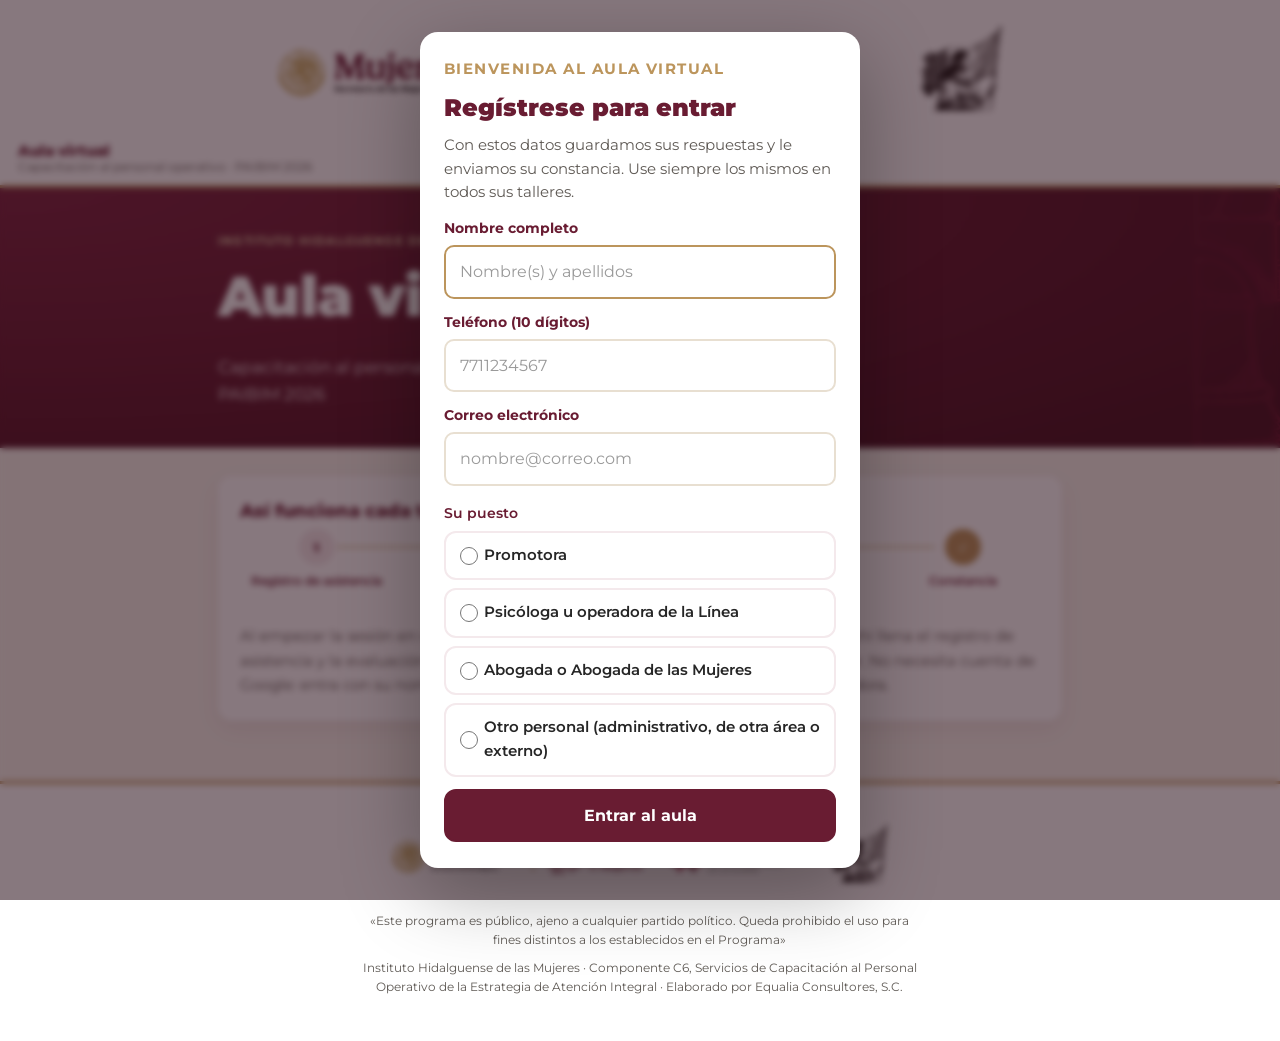
<file: index.html>
<!doctype html>
<html lang="es-MX">
<head>
<meta charset="utf-8">
<meta name="viewport" content="width=device-width, initial-scale=1">
<title>Aula virtual · C6 · PAIBIM 2026 · IHM</title>
<meta name="robots" content="noindex">
<meta name="theme-color" content="#691C32">
<link rel="preconnect" href="https://fonts.googleapis.com"><link rel="preconnect" href="https://fonts.gstatic.com" crossorigin>
<link href="https://fonts.googleapis.com/css2?family=Montserrat:wght@400;500;600;700;800;900&display=swap" rel="stylesheet">
<link rel="stylesheet" href="estilos.css">
</head>
<body>
<div class="logos"><img src="img/franja-logos.png" alt="Secretaría de las Mujeres · Centro LIBRE para las Mujeres · Instituto Hidalguense de las Mujeres" width="1100" height="176"></div>
<header class="barra">
  <a class="barra-texto" href="index.html" aria-label="Inicio del aula"><strong>Aula virtual</strong><span>Capacitación al personal operativo · PAIBIM 2026</span></a>
  <div class="yo" id="yo" hidden><span id="yo-nombre"></span><button type="button" id="yo-cambiar">Cambiar</button></div>
</header>
<main class="inicio">
<section class="portada">
  <div class="portada-interior">
    <p class="etiqueta">Instituto Hidalguense de las Mujeres</p>
    <h1>Aula virtual</h1>
    <p class="objetivo">Capacitación al personal operativo de la Estrategia de Atención Integral · PAIBIM 2026</p>
  </div>
</section>
<div class="envoltura">
<section class="grupo" data-puesto="promotoras" hidden><h2>Sus talleres en línea · Promotoras</h2><p class="grupo-nota">Son sus tres talleres. Hágalos en este orden: empiece por el que está marcado.</p><a class="fila-taller" href="taller-1.html" data-taller="1" data-vivo="2026-10-26"><span class="n">1</span><span class="t"><span class="sig" hidden>Su siguiente taller</span><strong>Organización comunitaria, redes y liderazgo</strong>
<small>En vivo por Zoom: lunes 26 de octubre, de 10:00 a 14:00 h · Asincrónica: del lunes 26 de octubre al lunes 30 de noviembre</small></span><span class="insignia" hidden>Completado</span><span class="fila-ilus"><svg class="ilus-mini" viewBox="0 0 200 160" role="img" aria-hidden="true"><circle cx="100" cy="80" r="70" fill="#F8F4EE"/>
  <g stroke="#BC955C" stroke-width="3" stroke-linecap="round"><line x1="100" y1="82" x2="48" y2="48"/><line x1="100" y1="82" x2="152" y2="48"/>
  <line x1="100" y1="82" x2="50" y2="122"/><line x1="100" y1="82" x2="150" y2="122"/><line x1="48" y1="48" x2="152" y2="48" stroke-dasharray="4 7"/></g>
  <circle cx="48" cy="36" r="7.2" fill="#DDC9A3"/><path d="M36.0 63.2 q0 -22 12.0 -22 q12.0 0 12.0 22 z" fill="#2F6B4F"/><circle cx="152" cy="36" r="7.2" fill="#DDC9A3"/><path d="M140.0 63.2 q0 -22 12.0 -22 q12.0 0 12.0 22 z" fill="#BC955C"/><circle cx="50" cy="110" r="7.2" fill="#DDC9A3"/><path d="M38.0 137.2 q0 -22 12.0 -22 q12.0 0 12.0 22 z" fill="#BC955C"/><circle cx="150" cy="110" r="7.2" fill="#DDC9A3"/><path d="M138.0 137.2 q0 -22 12.0 -22 q12.0 0 12.0 22 z" fill="#2F6B4F"/>
  <circle cx="100" cy="82" r="24" fill="#FFFFFF" stroke="#691C32" stroke-width="3"/><circle cx="100" cy="72" r="7.6499999999999995" fill="#DDC9A3"/><path d="M87.25 100.9 q0 -22 12.75 -22 q12.75 0 12.75 22 z" fill="#691C32"/></svg></span><span class="ir" aria-hidden="true">›</span></a><a class="fila-taller" href="taller-2.html" data-taller="2" data-vivo="2026-11-04"><span class="n">2</span><span class="t"><span class="sig" hidden>Su siguiente taller</span><strong>Empoderamiento, facilitación y planeación</strong>
<small>En vivo por Zoom: miércoles 4 de noviembre, de 10:00 a 14:00 h · Asincrónica: del miércoles 4 de noviembre al lunes 30 de noviembre</small></span><span class="insignia" hidden>Completado</span><span class="fila-ilus"><svg class="ilus-mini" viewBox="0 0 200 160" role="img" aria-hidden="true"><circle cx="100" cy="80" r="70" fill="#F8F4EE"/>
  <rect x="118" y="34" width="46" height="58" rx="6" fill="#FFFFFF" stroke="#BC955C" stroke-width="3"/>
  <g stroke="#2F6B4F" stroke-width="3" stroke-linecap="round"><path d="M126 50l4 4 7-8"/><path d="M126 64l4 4 7-8"/><path d="M126 78l4 4 7-8"/></g>
  <g stroke="#DDC9A3" stroke-width="3" stroke-linecap="round"><line x1="142" y1="51" x2="156" y2="51"/><line x1="142" y1="65" x2="156" y2="65"/><line x1="142" y1="79" x2="152" y2="79"/></g>
  <circle cx="54" cy="86" r="8.549999999999999" fill="#DDC9A3"/><path d="M39.75 118.3 q0 -22 14.25 -22 q14.25 0 14.25 22 z" fill="#BC955C"/><circle cx="86" cy="80" r="9.450000000000001" fill="#DDC9A3"/><path d="M70.25 115.7 q0 -22 15.75 -22 q15.75 0 15.75 22 z" fill="#691C32"/><path d="M98 84 l10 -26" stroke="#691C32" stroke-width="7" stroke-linecap="round"/><circle cx="110" cy="96" r="7.6499999999999995" fill="#DDC9A3"/><path d="M97.25 124.9 q0 -22 12.75 -22 q12.75 0 12.75 22 z" fill="#2F6B4F"/></svg></span><span class="ir" aria-hidden="true">›</span></a><a class="fila-taller" href="taller-3.html" data-taller="3" data-vivo="2026-11-09"><span class="n">3</span><span class="t"><span class="sig" hidden>Su siguiente taller</span><strong>Prevención y cambio cultural</strong>
<small>En vivo por Zoom: lunes 9 de noviembre, de 10:00 a 14:00 h · Asincrónica: del lunes 9 de noviembre al lunes 30 de noviembre</small></span><span class="insignia" hidden>Completado</span><span class="fila-ilus"><svg class="ilus-mini" viewBox="0 0 200 160" role="img" aria-hidden="true"><circle cx="100" cy="80" r="70" fill="#F8F4EE"/>
  <path d="M52 70 L112 44 L112 116 L52 92 Z" fill="#691C32"/><rect x="38" y="68" width="18" height="26" rx="5" fill="#4A1222"/>
  <path d="M60 94 l8 26 h12 l-6 -22" fill="#4A1222"/>
  <path d="M138 66 c0 -9 13 -9 13 0 c0 -9 13 -9 13 0 c0 12 -13 19 -13 23 c0 -4 -13 -11 -13 -23 z" fill="#BC955C"/>
  <g stroke="#2F6B4F" stroke-width="3" stroke-linecap="round" fill="none"><path d="M124 56 q10 24 0 48"/></g></svg></span><span class="ir" aria-hidden="true">›</span></a></section><details class="otros" data-otros="promotoras" hidden><summary>Otros talleres (opcionales)</summary><p class="otros-aviso"><strong>Lo principal: complete primero los talleres de su especialidad.</strong></p><p class="otros-nota">Después, si le interesa, puede tomar también talleres de otros perfiles. Recibe constancia de cada taller que complete. El enlace de la sesión en vivo se lo harán llegar las personas responsables del proyecto.</p><h3>Psicólogas y operadoras de la Línea</h3><a class="fila-taller" href="taller-4.html" data-taller="4" data-vivo="2026-10-27"><span class="n">4</span><span class="t"><span class="sig" hidden>Su siguiente taller</span><strong>Intervención en crisis y evaluación del riesgo</strong>
<small>En vivo por Zoom: martes 27 de octubre, de 10:00 a 14:00 h · Asincrónica: del martes 27 de octubre al lunes 30 de noviembre</small></span><span class="insignia" hidden>Completado</span><span class="fila-ilus"><svg class="ilus-mini" viewBox="0 0 200 160" role="img" aria-hidden="true"><circle cx="100" cy="80" r="70" fill="#F8F4EE"/>
  <path d="M60 46 c8 -4 14 0 16 8 l4 14 c1 5 -2 9 -6 11 l-6 3 c5 12 14 21 26 26 l3 -6 c2 -4 6 -7 11 -6 l14 4 c8 2 12 8 8 16 c-6 12 -20 16 -32 11 c-24 -10 -42 -28 -52 -52 c-5 -12 -1 -26 14 -29 z" fill="#691C32"/>
  <path d="M112 34 h46 a10 10 0 0 1 10 10 v24 a10 10 0 0 1 -10 10 h-30 l-12 10 v-10 h-4 a10 10 0 0 1 -10 -10 v-24 a10 10 0 0 1 10 -10 z" fill="#FFFFFF" stroke="#BC955C" stroke-width="3"/>
  <path d="M126 54 c0 -6 9 -6 9 0 c0 -6 9 -6 9 0 c0 8 -9 12 -9 15 c0 -3 -9 -7 -9 -15 z" fill="#2F6B4F"/></svg></span><span class="ir" aria-hidden="true">›</span></a><a class="fila-taller" href="taller-5.html" data-taller="5" data-vivo="2026-11-05"><span class="n">5</span><span class="t"><span class="sig" hidden>Su siguiente taller</span><strong>Violencia de género, autocuidado y trabajo interdisciplinario</strong>
<small>En vivo por Zoom: jueves 5 de noviembre, de 10:00 a 14:00 h · Asincrónica: del jueves 5 de noviembre al lunes 30 de noviembre</small></span><span class="insignia" hidden>Completado</span><span class="fila-ilus"><svg class="ilus-mini" viewBox="0 0 200 160" role="img" aria-hidden="true"><circle cx="100" cy="80" r="70" fill="#F8F4EE"/>
  <path d="M100 96 V58" stroke="#2F6B4F" stroke-width="5" stroke-linecap="round"/>
  <path d="M100 74 c-22 -2 -30 -18 -30 -28 c16 0 30 10 30 28 z" fill="#2F6B4F"/><path d="M100 66 c18 -2 26 -14 26 -24 c-14 0 -26 8 -26 24 z" fill="#BC955C"/>
  <path d="M46 108 c10 -10 26 -12 40 -6 l14 6 l14 -6 c14 -6 30 -4 40 6 l-6 14 h-96 z" fill="#691C32"/>
  <path d="M70 96 h60 l-6 14 h-48 z" fill="#4A1222"/></svg></span><span class="ir" aria-hidden="true">›</span></a><h3>Abogadas y Abogadas de las Mujeres</h3><a class="fila-taller" href="taller-6.html" data-taller="6" data-vivo="2026-11-03"><span class="n">6</span><span class="t"><span class="sig" hidden>Su siguiente taller</span><strong>Normativa, acceso a la justicia y protección</strong>
<small>En vivo por Zoom: martes 3 de noviembre, de 10:00 a 14:00 h · Asincrónica: del martes 3 de noviembre al lunes 30 de noviembre</small></span><span class="insignia" hidden>Completado</span><span class="fila-ilus"><svg class="ilus-mini" viewBox="0 0 200 160" role="img" aria-hidden="true"><circle cx="100" cy="80" r="70" fill="#F8F4EE"/>
  <rect x="122" y="40" width="40" height="52" rx="5" fill="#FFFFFF" stroke="#BC955C" stroke-width="3"/>
  <g stroke="#DDC9A3" stroke-width="3" stroke-linecap="round"><line x1="130" y1="54" x2="154" y2="54"/><line x1="130" y1="64" x2="154" y2="64"/><line x1="130" y1="74" x2="146" y2="74"/></g>
  <line x1="78" y1="40" x2="78" y2="112" stroke="#691C32" stroke-width="5" stroke-linecap="round"/><line x1="46" y1="52" x2="110" y2="52" stroke="#691C32" stroke-width="5" stroke-linecap="round"/>
  <path d="M46 52 l-12 28 h24 z" fill="none" stroke="#691C32" stroke-width="3" stroke-linejoin="round"/><path d="M34 80 a12 6 0 0 0 24 0 z" fill="#BC955C"/>
  <path d="M110 52 l-12 28 h24 z" fill="none" stroke="#691C32" stroke-width="3" stroke-linejoin="round"/><path d="M98 80 a12 6 0 0 0 24 0 z" fill="#BC955C"/>
  <rect x="62" y="110" width="32" height="8" rx="4" fill="#4A1222"/></svg></span><span class="ir" aria-hidden="true">›</span></a><a class="fila-taller" href="taller-7.html" data-taller="7" data-vivo="2026-11-06"><span class="n">7</span><span class="t"><span class="sig" hidden>Su siguiente taller</span><strong>Atención, entrevista jurídica y litigio</strong>
<small>En vivo por Zoom: viernes 6 de noviembre, de 10:00 a 14:00 h · Asincrónica: del viernes 6 de noviembre al lunes 30 de noviembre</small></span><span class="insignia" hidden>Completado</span><span class="fila-ilus"><svg class="ilus-mini" viewBox="0 0 200 160" role="img" aria-hidden="true"><circle cx="100" cy="80" r="70" fill="#F8F4EE"/>
  <path d="M40 44 h64 a12 12 0 0 1 12 12 v22 a12 12 0 0 1 -12 12 h-42 l-14 12 v-12 h-8 a12 12 0 0 1 -12 -12 v-22 a12 12 0 0 1 12 -12 z" fill="#691C32"/>
  <g stroke="#DDC9A3" stroke-width="4" stroke-linecap="round"><line x1="44" y1="60" x2="96" y2="60"/><line x1="44" y1="72" x2="82" y2="72"/></g>
  <path d="M160 74 h-52 a10 10 0 0 0 -10 10 v18 a10 10 0 0 0 10 10 h34 l12 10 v-10 h6 a10 10 0 0 0 10 -10 v-18 a10 10 0 0 0 -10 -10 z" fill="#2F6B4F"/>
  <circle cx="118" cy="93" r="3.5" fill="#FFFFFF"/><circle cx="131" cy="93" r="3.5" fill="#FFFFFF"/><circle cx="144" cy="93" r="3.5" fill="#FFFFFF"/></svg></span><span class="ir" aria-hidden="true">›</span></a></details><section class="grupo" data-puesto="psicologas" hidden><h2>Sus talleres en línea · Psicólogas y operadoras de la Línea</h2><p class="grupo-nota">Son sus dos talleres. Hágalos en este orden: empiece por el que está marcado.</p><a class="fila-taller" href="taller-4.html" data-taller="4" data-vivo="2026-10-27"><span class="n">4</span><span class="t"><span class="sig" hidden>Su siguiente taller</span><strong>Intervención en crisis y evaluación del riesgo</strong>
<small>En vivo por Zoom: martes 27 de octubre, de 10:00 a 14:00 h · Asincrónica: del martes 27 de octubre al lunes 30 de noviembre</small></span><span class="insignia" hidden>Completado</span><span class="fila-ilus"><svg class="ilus-mini" viewBox="0 0 200 160" role="img" aria-hidden="true"><circle cx="100" cy="80" r="70" fill="#F8F4EE"/>
  <path d="M60 46 c8 -4 14 0 16 8 l4 14 c1 5 -2 9 -6 11 l-6 3 c5 12 14 21 26 26 l3 -6 c2 -4 6 -7 11 -6 l14 4 c8 2 12 8 8 16 c-6 12 -20 16 -32 11 c-24 -10 -42 -28 -52 -52 c-5 -12 -1 -26 14 -29 z" fill="#691C32"/>
  <path d="M112 34 h46 a10 10 0 0 1 10 10 v24 a10 10 0 0 1 -10 10 h-30 l-12 10 v-10 h-4 a10 10 0 0 1 -10 -10 v-24 a10 10 0 0 1 10 -10 z" fill="#FFFFFF" stroke="#BC955C" stroke-width="3"/>
  <path d="M126 54 c0 -6 9 -6 9 0 c0 -6 9 -6 9 0 c0 8 -9 12 -9 15 c0 -3 -9 -7 -9 -15 z" fill="#2F6B4F"/></svg></span><span class="ir" aria-hidden="true">›</span></a><a class="fila-taller" href="taller-5.html" data-taller="5" data-vivo="2026-11-05"><span class="n">5</span><span class="t"><span class="sig" hidden>Su siguiente taller</span><strong>Violencia de género, autocuidado y trabajo interdisciplinario</strong>
<small>En vivo por Zoom: jueves 5 de noviembre, de 10:00 a 14:00 h · Asincrónica: del jueves 5 de noviembre al lunes 30 de noviembre</small></span><span class="insignia" hidden>Completado</span><span class="fila-ilus"><svg class="ilus-mini" viewBox="0 0 200 160" role="img" aria-hidden="true"><circle cx="100" cy="80" r="70" fill="#F8F4EE"/>
  <path d="M100 96 V58" stroke="#2F6B4F" stroke-width="5" stroke-linecap="round"/>
  <path d="M100 74 c-22 -2 -30 -18 -30 -28 c16 0 30 10 30 28 z" fill="#2F6B4F"/><path d="M100 66 c18 -2 26 -14 26 -24 c-14 0 -26 8 -26 24 z" fill="#BC955C"/>
  <path d="M46 108 c10 -10 26 -12 40 -6 l14 6 l14 -6 c14 -6 30 -4 40 6 l-6 14 h-96 z" fill="#691C32"/>
  <path d="M70 96 h60 l-6 14 h-48 z" fill="#4A1222"/></svg></span><span class="ir" aria-hidden="true">›</span></a></section><details class="otros" data-otros="psicologas" hidden><summary>Otros talleres (opcionales)</summary><p class="otros-aviso"><strong>Lo principal: complete primero los talleres de su especialidad.</strong></p><p class="otros-nota">Después, si le interesa, puede tomar también talleres de otros perfiles. Recibe constancia de cada taller que complete. El enlace de la sesión en vivo se lo harán llegar las personas responsables del proyecto.</p><h3>Promotoras</h3><a class="fila-taller" href="taller-1.html" data-taller="1" data-vivo="2026-10-26"><span class="n">1</span><span class="t"><span class="sig" hidden>Su siguiente taller</span><strong>Organización comunitaria, redes y liderazgo</strong>
<small>En vivo por Zoom: lunes 26 de octubre, de 10:00 a 14:00 h · Asincrónica: del lunes 26 de octubre al lunes 30 de noviembre</small></span><span class="insignia" hidden>Completado</span><span class="fila-ilus"><svg class="ilus-mini" viewBox="0 0 200 160" role="img" aria-hidden="true"><circle cx="100" cy="80" r="70" fill="#F8F4EE"/>
  <g stroke="#BC955C" stroke-width="3" stroke-linecap="round"><line x1="100" y1="82" x2="48" y2="48"/><line x1="100" y1="82" x2="152" y2="48"/>
  <line x1="100" y1="82" x2="50" y2="122"/><line x1="100" y1="82" x2="150" y2="122"/><line x1="48" y1="48" x2="152" y2="48" stroke-dasharray="4 7"/></g>
  <circle cx="48" cy="36" r="7.2" fill="#DDC9A3"/><path d="M36.0 63.2 q0 -22 12.0 -22 q12.0 0 12.0 22 z" fill="#2F6B4F"/><circle cx="152" cy="36" r="7.2" fill="#DDC9A3"/><path d="M140.0 63.2 q0 -22 12.0 -22 q12.0 0 12.0 22 z" fill="#BC955C"/><circle cx="50" cy="110" r="7.2" fill="#DDC9A3"/><path d="M38.0 137.2 q0 -22 12.0 -22 q12.0 0 12.0 22 z" fill="#BC955C"/><circle cx="150" cy="110" r="7.2" fill="#DDC9A3"/><path d="M138.0 137.2 q0 -22 12.0 -22 q12.0 0 12.0 22 z" fill="#2F6B4F"/>
  <circle cx="100" cy="82" r="24" fill="#FFFFFF" stroke="#691C32" stroke-width="3"/><circle cx="100" cy="72" r="7.6499999999999995" fill="#DDC9A3"/><path d="M87.25 100.9 q0 -22 12.75 -22 q12.75 0 12.75 22 z" fill="#691C32"/></svg></span><span class="ir" aria-hidden="true">›</span></a><a class="fila-taller" href="taller-2.html" data-taller="2" data-vivo="2026-11-04"><span class="n">2</span><span class="t"><span class="sig" hidden>Su siguiente taller</span><strong>Empoderamiento, facilitación y planeación</strong>
<small>En vivo por Zoom: miércoles 4 de noviembre, de 10:00 a 14:00 h · Asincrónica: del miércoles 4 de noviembre al lunes 30 de noviembre</small></span><span class="insignia" hidden>Completado</span><span class="fila-ilus"><svg class="ilus-mini" viewBox="0 0 200 160" role="img" aria-hidden="true"><circle cx="100" cy="80" r="70" fill="#F8F4EE"/>
  <rect x="118" y="34" width="46" height="58" rx="6" fill="#FFFFFF" stroke="#BC955C" stroke-width="3"/>
  <g stroke="#2F6B4F" stroke-width="3" stroke-linecap="round"><path d="M126 50l4 4 7-8"/><path d="M126 64l4 4 7-8"/><path d="M126 78l4 4 7-8"/></g>
  <g stroke="#DDC9A3" stroke-width="3" stroke-linecap="round"><line x1="142" y1="51" x2="156" y2="51"/><line x1="142" y1="65" x2="156" y2="65"/><line x1="142" y1="79" x2="152" y2="79"/></g>
  <circle cx="54" cy="86" r="8.549999999999999" fill="#DDC9A3"/><path d="M39.75 118.3 q0 -22 14.25 -22 q14.25 0 14.25 22 z" fill="#BC955C"/><circle cx="86" cy="80" r="9.450000000000001" fill="#DDC9A3"/><path d="M70.25 115.7 q0 -22 15.75 -22 q15.75 0 15.75 22 z" fill="#691C32"/><path d="M98 84 l10 -26" stroke="#691C32" stroke-width="7" stroke-linecap="round"/><circle cx="110" cy="96" r="7.6499999999999995" fill="#DDC9A3"/><path d="M97.25 124.9 q0 -22 12.75 -22 q12.75 0 12.75 22 z" fill="#2F6B4F"/></svg></span><span class="ir" aria-hidden="true">›</span></a><a class="fila-taller" href="taller-3.html" data-taller="3" data-vivo="2026-11-09"><span class="n">3</span><span class="t"><span class="sig" hidden>Su siguiente taller</span><strong>Prevención y cambio cultural</strong>
<small>En vivo por Zoom: lunes 9 de noviembre, de 10:00 a 14:00 h · Asincrónica: del lunes 9 de noviembre al lunes 30 de noviembre</small></span><span class="insignia" hidden>Completado</span><span class="fila-ilus"><svg class="ilus-mini" viewBox="0 0 200 160" role="img" aria-hidden="true"><circle cx="100" cy="80" r="70" fill="#F8F4EE"/>
  <path d="M52 70 L112 44 L112 116 L52 92 Z" fill="#691C32"/><rect x="38" y="68" width="18" height="26" rx="5" fill="#4A1222"/>
  <path d="M60 94 l8 26 h12 l-6 -22" fill="#4A1222"/>
  <path d="M138 66 c0 -9 13 -9 13 0 c0 -9 13 -9 13 0 c0 12 -13 19 -13 23 c0 -4 -13 -11 -13 -23 z" fill="#BC955C"/>
  <g stroke="#2F6B4F" stroke-width="3" stroke-linecap="round" fill="none"><path d="M124 56 q10 24 0 48"/></g></svg></span><span class="ir" aria-hidden="true">›</span></a><h3>Abogadas y Abogadas de las Mujeres</h3><a class="fila-taller" href="taller-6.html" data-taller="6" data-vivo="2026-11-03"><span class="n">6</span><span class="t"><span class="sig" hidden>Su siguiente taller</span><strong>Normativa, acceso a la justicia y protección</strong>
<small>En vivo por Zoom: martes 3 de noviembre, de 10:00 a 14:00 h · Asincrónica: del martes 3 de noviembre al lunes 30 de noviembre</small></span><span class="insignia" hidden>Completado</span><span class="fila-ilus"><svg class="ilus-mini" viewBox="0 0 200 160" role="img" aria-hidden="true"><circle cx="100" cy="80" r="70" fill="#F8F4EE"/>
  <rect x="122" y="40" width="40" height="52" rx="5" fill="#FFFFFF" stroke="#BC955C" stroke-width="3"/>
  <g stroke="#DDC9A3" stroke-width="3" stroke-linecap="round"><line x1="130" y1="54" x2="154" y2="54"/><line x1="130" y1="64" x2="154" y2="64"/><line x1="130" y1="74" x2="146" y2="74"/></g>
  <line x1="78" y1="40" x2="78" y2="112" stroke="#691C32" stroke-width="5" stroke-linecap="round"/><line x1="46" y1="52" x2="110" y2="52" stroke="#691C32" stroke-width="5" stroke-linecap="round"/>
  <path d="M46 52 l-12 28 h24 z" fill="none" stroke="#691C32" stroke-width="3" stroke-linejoin="round"/><path d="M34 80 a12 6 0 0 0 24 0 z" fill="#BC955C"/>
  <path d="M110 52 l-12 28 h24 z" fill="none" stroke="#691C32" stroke-width="3" stroke-linejoin="round"/><path d="M98 80 a12 6 0 0 0 24 0 z" fill="#BC955C"/>
  <rect x="62" y="110" width="32" height="8" rx="4" fill="#4A1222"/></svg></span><span class="ir" aria-hidden="true">›</span></a><a class="fila-taller" href="taller-7.html" data-taller="7" data-vivo="2026-11-06"><span class="n">7</span><span class="t"><span class="sig" hidden>Su siguiente taller</span><strong>Atención, entrevista jurídica y litigio</strong>
<small>En vivo por Zoom: viernes 6 de noviembre, de 10:00 a 14:00 h · Asincrónica: del viernes 6 de noviembre al lunes 30 de noviembre</small></span><span class="insignia" hidden>Completado</span><span class="fila-ilus"><svg class="ilus-mini" viewBox="0 0 200 160" role="img" aria-hidden="true"><circle cx="100" cy="80" r="70" fill="#F8F4EE"/>
  <path d="M40 44 h64 a12 12 0 0 1 12 12 v22 a12 12 0 0 1 -12 12 h-42 l-14 12 v-12 h-8 a12 12 0 0 1 -12 -12 v-22 a12 12 0 0 1 12 -12 z" fill="#691C32"/>
  <g stroke="#DDC9A3" stroke-width="4" stroke-linecap="round"><line x1="44" y1="60" x2="96" y2="60"/><line x1="44" y1="72" x2="82" y2="72"/></g>
  <path d="M160 74 h-52 a10 10 0 0 0 -10 10 v18 a10 10 0 0 0 10 10 h34 l12 10 v-10 h6 a10 10 0 0 0 10 -10 v-18 a10 10 0 0 0 -10 -10 z" fill="#2F6B4F"/>
  <circle cx="118" cy="93" r="3.5" fill="#FFFFFF"/><circle cx="131" cy="93" r="3.5" fill="#FFFFFF"/><circle cx="144" cy="93" r="3.5" fill="#FFFFFF"/></svg></span><span class="ir" aria-hidden="true">›</span></a></details><section class="grupo" data-puesto="abogadas" hidden><h2>Sus talleres en línea · Abogadas y Abogadas de las Mujeres</h2><p class="grupo-nota">Son sus dos talleres. Hágalos en este orden: empiece por el que está marcado.</p><a class="fila-taller" href="taller-6.html" data-taller="6" data-vivo="2026-11-03"><span class="n">6</span><span class="t"><span class="sig" hidden>Su siguiente taller</span><strong>Normativa, acceso a la justicia y protección</strong>
<small>En vivo por Zoom: martes 3 de noviembre, de 10:00 a 14:00 h · Asincrónica: del martes 3 de noviembre al lunes 30 de noviembre</small></span><span class="insignia" hidden>Completado</span><span class="fila-ilus"><svg class="ilus-mini" viewBox="0 0 200 160" role="img" aria-hidden="true"><circle cx="100" cy="80" r="70" fill="#F8F4EE"/>
  <rect x="122" y="40" width="40" height="52" rx="5" fill="#FFFFFF" stroke="#BC955C" stroke-width="3"/>
  <g stroke="#DDC9A3" stroke-width="3" stroke-linecap="round"><line x1="130" y1="54" x2="154" y2="54"/><line x1="130" y1="64" x2="154" y2="64"/><line x1="130" y1="74" x2="146" y2="74"/></g>
  <line x1="78" y1="40" x2="78" y2="112" stroke="#691C32" stroke-width="5" stroke-linecap="round"/><line x1="46" y1="52" x2="110" y2="52" stroke="#691C32" stroke-width="5" stroke-linecap="round"/>
  <path d="M46 52 l-12 28 h24 z" fill="none" stroke="#691C32" stroke-width="3" stroke-linejoin="round"/><path d="M34 80 a12 6 0 0 0 24 0 z" fill="#BC955C"/>
  <path d="M110 52 l-12 28 h24 z" fill="none" stroke="#691C32" stroke-width="3" stroke-linejoin="round"/><path d="M98 80 a12 6 0 0 0 24 0 z" fill="#BC955C"/>
  <rect x="62" y="110" width="32" height="8" rx="4" fill="#4A1222"/></svg></span><span class="ir" aria-hidden="true">›</span></a><a class="fila-taller" href="taller-7.html" data-taller="7" data-vivo="2026-11-06"><span class="n">7</span><span class="t"><span class="sig" hidden>Su siguiente taller</span><strong>Atención, entrevista jurídica y litigio</strong>
<small>En vivo por Zoom: viernes 6 de noviembre, de 10:00 a 14:00 h · Asincrónica: del viernes 6 de noviembre al lunes 30 de noviembre</small></span><span class="insignia" hidden>Completado</span><span class="fila-ilus"><svg class="ilus-mini" viewBox="0 0 200 160" role="img" aria-hidden="true"><circle cx="100" cy="80" r="70" fill="#F8F4EE"/>
  <path d="M40 44 h64 a12 12 0 0 1 12 12 v22 a12 12 0 0 1 -12 12 h-42 l-14 12 v-12 h-8 a12 12 0 0 1 -12 -12 v-22 a12 12 0 0 1 12 -12 z" fill="#691C32"/>
  <g stroke="#DDC9A3" stroke-width="4" stroke-linecap="round"><line x1="44" y1="60" x2="96" y2="60"/><line x1="44" y1="72" x2="82" y2="72"/></g>
  <path d="M160 74 h-52 a10 10 0 0 0 -10 10 v18 a10 10 0 0 0 10 10 h34 l12 10 v-10 h6 a10 10 0 0 0 10 -10 v-18 a10 10 0 0 0 -10 -10 z" fill="#2F6B4F"/>
  <circle cx="118" cy="93" r="3.5" fill="#FFFFFF"/><circle cx="131" cy="93" r="3.5" fill="#FFFFFF"/><circle cx="144" cy="93" r="3.5" fill="#FFFFFF"/></svg></span><span class="ir" aria-hidden="true">›</span></a></section><details class="otros" data-otros="abogadas" hidden><summary>Otros talleres (opcionales)</summary><p class="otros-aviso"><strong>Lo principal: complete primero los talleres de su especialidad.</strong></p><p class="otros-nota">Después, si le interesa, puede tomar también talleres de otros perfiles. Recibe constancia de cada taller que complete. El enlace de la sesión en vivo se lo harán llegar las personas responsables del proyecto.</p><h3>Promotoras</h3><a class="fila-taller" href="taller-1.html" data-taller="1" data-vivo="2026-10-26"><span class="n">1</span><span class="t"><span class="sig" hidden>Su siguiente taller</span><strong>Organización comunitaria, redes y liderazgo</strong>
<small>En vivo por Zoom: lunes 26 de octubre, de 10:00 a 14:00 h · Asincrónica: del lunes 26 de octubre al lunes 30 de noviembre</small></span><span class="insignia" hidden>Completado</span><span class="fila-ilus"><svg class="ilus-mini" viewBox="0 0 200 160" role="img" aria-hidden="true"><circle cx="100" cy="80" r="70" fill="#F8F4EE"/>
  <g stroke="#BC955C" stroke-width="3" stroke-linecap="round"><line x1="100" y1="82" x2="48" y2="48"/><line x1="100" y1="82" x2="152" y2="48"/>
  <line x1="100" y1="82" x2="50" y2="122"/><line x1="100" y1="82" x2="150" y2="122"/><line x1="48" y1="48" x2="152" y2="48" stroke-dasharray="4 7"/></g>
  <circle cx="48" cy="36" r="7.2" fill="#DDC9A3"/><path d="M36.0 63.2 q0 -22 12.0 -22 q12.0 0 12.0 22 z" fill="#2F6B4F"/><circle cx="152" cy="36" r="7.2" fill="#DDC9A3"/><path d="M140.0 63.2 q0 -22 12.0 -22 q12.0 0 12.0 22 z" fill="#BC955C"/><circle cx="50" cy="110" r="7.2" fill="#DDC9A3"/><path d="M38.0 137.2 q0 -22 12.0 -22 q12.0 0 12.0 22 z" fill="#BC955C"/><circle cx="150" cy="110" r="7.2" fill="#DDC9A3"/><path d="M138.0 137.2 q0 -22 12.0 -22 q12.0 0 12.0 22 z" fill="#2F6B4F"/>
  <circle cx="100" cy="82" r="24" fill="#FFFFFF" stroke="#691C32" stroke-width="3"/><circle cx="100" cy="72" r="7.6499999999999995" fill="#DDC9A3"/><path d="M87.25 100.9 q0 -22 12.75 -22 q12.75 0 12.75 22 z" fill="#691C32"/></svg></span><span class="ir" aria-hidden="true">›</span></a><a class="fila-taller" href="taller-2.html" data-taller="2" data-vivo="2026-11-04"><span class="n">2</span><span class="t"><span class="sig" hidden>Su siguiente taller</span><strong>Empoderamiento, facilitación y planeación</strong>
<small>En vivo por Zoom: miércoles 4 de noviembre, de 10:00 a 14:00 h · Asincrónica: del miércoles 4 de noviembre al lunes 30 de noviembre</small></span><span class="insignia" hidden>Completado</span><span class="fila-ilus"><svg class="ilus-mini" viewBox="0 0 200 160" role="img" aria-hidden="true"><circle cx="100" cy="80" r="70" fill="#F8F4EE"/>
  <rect x="118" y="34" width="46" height="58" rx="6" fill="#FFFFFF" stroke="#BC955C" stroke-width="3"/>
  <g stroke="#2F6B4F" stroke-width="3" stroke-linecap="round"><path d="M126 50l4 4 7-8"/><path d="M126 64l4 4 7-8"/><path d="M126 78l4 4 7-8"/></g>
  <g stroke="#DDC9A3" stroke-width="3" stroke-linecap="round"><line x1="142" y1="51" x2="156" y2="51"/><line x1="142" y1="65" x2="156" y2="65"/><line x1="142" y1="79" x2="152" y2="79"/></g>
  <circle cx="54" cy="86" r="8.549999999999999" fill="#DDC9A3"/><path d="M39.75 118.3 q0 -22 14.25 -22 q14.25 0 14.25 22 z" fill="#BC955C"/><circle cx="86" cy="80" r="9.450000000000001" fill="#DDC9A3"/><path d="M70.25 115.7 q0 -22 15.75 -22 q15.75 0 15.75 22 z" fill="#691C32"/><path d="M98 84 l10 -26" stroke="#691C32" stroke-width="7" stroke-linecap="round"/><circle cx="110" cy="96" r="7.6499999999999995" fill="#DDC9A3"/><path d="M97.25 124.9 q0 -22 12.75 -22 q12.75 0 12.75 22 z" fill="#2F6B4F"/></svg></span><span class="ir" aria-hidden="true">›</span></a><a class="fila-taller" href="taller-3.html" data-taller="3" data-vivo="2026-11-09"><span class="n">3</span><span class="t"><span class="sig" hidden>Su siguiente taller</span><strong>Prevención y cambio cultural</strong>
<small>En vivo por Zoom: lunes 9 de noviembre, de 10:00 a 14:00 h · Asincrónica: del lunes 9 de noviembre al lunes 30 de noviembre</small></span><span class="insignia" hidden>Completado</span><span class="fila-ilus"><svg class="ilus-mini" viewBox="0 0 200 160" role="img" aria-hidden="true"><circle cx="100" cy="80" r="70" fill="#F8F4EE"/>
  <path d="M52 70 L112 44 L112 116 L52 92 Z" fill="#691C32"/><rect x="38" y="68" width="18" height="26" rx="5" fill="#4A1222"/>
  <path d="M60 94 l8 26 h12 l-6 -22" fill="#4A1222"/>
  <path d="M138 66 c0 -9 13 -9 13 0 c0 -9 13 -9 13 0 c0 12 -13 19 -13 23 c0 -4 -13 -11 -13 -23 z" fill="#BC955C"/>
  <g stroke="#2F6B4F" stroke-width="3" stroke-linecap="round" fill="none"><path d="M124 56 q10 24 0 48"/></g></svg></span><span class="ir" aria-hidden="true">›</span></a><h3>Psicólogas y operadoras de la Línea</h3><a class="fila-taller" href="taller-4.html" data-taller="4" data-vivo="2026-10-27"><span class="n">4</span><span class="t"><span class="sig" hidden>Su siguiente taller</span><strong>Intervención en crisis y evaluación del riesgo</strong>
<small>En vivo por Zoom: martes 27 de octubre, de 10:00 a 14:00 h · Asincrónica: del martes 27 de octubre al lunes 30 de noviembre</small></span><span class="insignia" hidden>Completado</span><span class="fila-ilus"><svg class="ilus-mini" viewBox="0 0 200 160" role="img" aria-hidden="true"><circle cx="100" cy="80" r="70" fill="#F8F4EE"/>
  <path d="M60 46 c8 -4 14 0 16 8 l4 14 c1 5 -2 9 -6 11 l-6 3 c5 12 14 21 26 26 l3 -6 c2 -4 6 -7 11 -6 l14 4 c8 2 12 8 8 16 c-6 12 -20 16 -32 11 c-24 -10 -42 -28 -52 -52 c-5 -12 -1 -26 14 -29 z" fill="#691C32"/>
  <path d="M112 34 h46 a10 10 0 0 1 10 10 v24 a10 10 0 0 1 -10 10 h-30 l-12 10 v-10 h-4 a10 10 0 0 1 -10 -10 v-24 a10 10 0 0 1 10 -10 z" fill="#FFFFFF" stroke="#BC955C" stroke-width="3"/>
  <path d="M126 54 c0 -6 9 -6 9 0 c0 -6 9 -6 9 0 c0 8 -9 12 -9 15 c0 -3 -9 -7 -9 -15 z" fill="#2F6B4F"/></svg></span><span class="ir" aria-hidden="true">›</span></a><a class="fila-taller" href="taller-5.html" data-taller="5" data-vivo="2026-11-05"><span class="n">5</span><span class="t"><span class="sig" hidden>Su siguiente taller</span><strong>Violencia de género, autocuidado y trabajo interdisciplinario</strong>
<small>En vivo por Zoom: jueves 5 de noviembre, de 10:00 a 14:00 h · Asincrónica: del jueves 5 de noviembre al lunes 30 de noviembre</small></span><span class="insignia" hidden>Completado</span><span class="fila-ilus"><svg class="ilus-mini" viewBox="0 0 200 160" role="img" aria-hidden="true"><circle cx="100" cy="80" r="70" fill="#F8F4EE"/>
  <path d="M100 96 V58" stroke="#2F6B4F" stroke-width="5" stroke-linecap="round"/>
  <path d="M100 74 c-22 -2 -30 -18 -30 -28 c16 0 30 10 30 28 z" fill="#2F6B4F"/><path d="M100 66 c18 -2 26 -14 26 -24 c-14 0 -26 8 -26 24 z" fill="#BC955C"/>
  <path d="M46 108 c10 -10 26 -12 40 -6 l14 6 l14 -6 c14 -6 30 -4 40 6 l-6 14 h-96 z" fill="#691C32"/>
  <path d="M70 96 h60 l-6 14 h-48 z" fill="#4A1222"/></svg></span><span class="ir" aria-hidden="true">›</span></a></details><section class="grupo" data-puesto="otro" hidden><h2>Talleres en línea</h2><p class="grupo-nota">Puede tomar los talleres que le interesen, en el orden en que se imparten. Recibe constancia de cada taller que complete. El enlace de la sesión en vivo se lo harán llegar las personas responsables del proyecto.</p><a class="fila-taller" href="taller-1.html" data-taller="1" data-vivo="2026-10-26"><span class="n">1</span><span class="t"><span class="sig" hidden>Su siguiente taller</span><strong>Organización comunitaria, redes y liderazgo</strong>
<small>En vivo por Zoom: lunes 26 de octubre, de 10:00 a 14:00 h · Asincrónica: del lunes 26 de octubre al lunes 30 de noviembre</small></span><span class="insignia" hidden>Completado</span><span class="fila-ilus"><svg class="ilus-mini" viewBox="0 0 200 160" role="img" aria-hidden="true"><circle cx="100" cy="80" r="70" fill="#F8F4EE"/>
  <g stroke="#BC955C" stroke-width="3" stroke-linecap="round"><line x1="100" y1="82" x2="48" y2="48"/><line x1="100" y1="82" x2="152" y2="48"/>
  <line x1="100" y1="82" x2="50" y2="122"/><line x1="100" y1="82" x2="150" y2="122"/><line x1="48" y1="48" x2="152" y2="48" stroke-dasharray="4 7"/></g>
  <circle cx="48" cy="36" r="7.2" fill="#DDC9A3"/><path d="M36.0 63.2 q0 -22 12.0 -22 q12.0 0 12.0 22 z" fill="#2F6B4F"/><circle cx="152" cy="36" r="7.2" fill="#DDC9A3"/><path d="M140.0 63.2 q0 -22 12.0 -22 q12.0 0 12.0 22 z" fill="#BC955C"/><circle cx="50" cy="110" r="7.2" fill="#DDC9A3"/><path d="M38.0 137.2 q0 -22 12.0 -22 q12.0 0 12.0 22 z" fill="#BC955C"/><circle cx="150" cy="110" r="7.2" fill="#DDC9A3"/><path d="M138.0 137.2 q0 -22 12.0 -22 q12.0 0 12.0 22 z" fill="#2F6B4F"/>
  <circle cx="100" cy="82" r="24" fill="#FFFFFF" stroke="#691C32" stroke-width="3"/><circle cx="100" cy="72" r="7.6499999999999995" fill="#DDC9A3"/><path d="M87.25 100.9 q0 -22 12.75 -22 q12.75 0 12.75 22 z" fill="#691C32"/></svg></span><span class="ir" aria-hidden="true">›</span></a><a class="fila-taller" href="taller-4.html" data-taller="4" data-vivo="2026-10-27"><span class="n">4</span><span class="t"><span class="sig" hidden>Su siguiente taller</span><strong>Intervención en crisis y evaluación del riesgo</strong>
<small>En vivo por Zoom: martes 27 de octubre, de 10:00 a 14:00 h · Asincrónica: del martes 27 de octubre al lunes 30 de noviembre</small></span><span class="insignia" hidden>Completado</span><span class="fila-ilus"><svg class="ilus-mini" viewBox="0 0 200 160" role="img" aria-hidden="true"><circle cx="100" cy="80" r="70" fill="#F8F4EE"/>
  <path d="M60 46 c8 -4 14 0 16 8 l4 14 c1 5 -2 9 -6 11 l-6 3 c5 12 14 21 26 26 l3 -6 c2 -4 6 -7 11 -6 l14 4 c8 2 12 8 8 16 c-6 12 -20 16 -32 11 c-24 -10 -42 -28 -52 -52 c-5 -12 -1 -26 14 -29 z" fill="#691C32"/>
  <path d="M112 34 h46 a10 10 0 0 1 10 10 v24 a10 10 0 0 1 -10 10 h-30 l-12 10 v-10 h-4 a10 10 0 0 1 -10 -10 v-24 a10 10 0 0 1 10 -10 z" fill="#FFFFFF" stroke="#BC955C" stroke-width="3"/>
  <path d="M126 54 c0 -6 9 -6 9 0 c0 -6 9 -6 9 0 c0 8 -9 12 -9 15 c0 -3 -9 -7 -9 -15 z" fill="#2F6B4F"/></svg></span><span class="ir" aria-hidden="true">›</span></a><a class="fila-taller" href="taller-6.html" data-taller="6" data-vivo="2026-11-03"><span class="n">6</span><span class="t"><span class="sig" hidden>Su siguiente taller</span><strong>Normativa, acceso a la justicia y protección</strong>
<small>En vivo por Zoom: martes 3 de noviembre, de 10:00 a 14:00 h · Asincrónica: del martes 3 de noviembre al lunes 30 de noviembre</small></span><span class="insignia" hidden>Completado</span><span class="fila-ilus"><svg class="ilus-mini" viewBox="0 0 200 160" role="img" aria-hidden="true"><circle cx="100" cy="80" r="70" fill="#F8F4EE"/>
  <rect x="122" y="40" width="40" height="52" rx="5" fill="#FFFFFF" stroke="#BC955C" stroke-width="3"/>
  <g stroke="#DDC9A3" stroke-width="3" stroke-linecap="round"><line x1="130" y1="54" x2="154" y2="54"/><line x1="130" y1="64" x2="154" y2="64"/><line x1="130" y1="74" x2="146" y2="74"/></g>
  <line x1="78" y1="40" x2="78" y2="112" stroke="#691C32" stroke-width="5" stroke-linecap="round"/><line x1="46" y1="52" x2="110" y2="52" stroke="#691C32" stroke-width="5" stroke-linecap="round"/>
  <path d="M46 52 l-12 28 h24 z" fill="none" stroke="#691C32" stroke-width="3" stroke-linejoin="round"/><path d="M34 80 a12 6 0 0 0 24 0 z" fill="#BC955C"/>
  <path d="M110 52 l-12 28 h24 z" fill="none" stroke="#691C32" stroke-width="3" stroke-linejoin="round"/><path d="M98 80 a12 6 0 0 0 24 0 z" fill="#BC955C"/>
  <rect x="62" y="110" width="32" height="8" rx="4" fill="#4A1222"/></svg></span><span class="ir" aria-hidden="true">›</span></a><a class="fila-taller" href="taller-2.html" data-taller="2" data-vivo="2026-11-04"><span class="n">2</span><span class="t"><span class="sig" hidden>Su siguiente taller</span><strong>Empoderamiento, facilitación y planeación</strong>
<small>En vivo por Zoom: miércoles 4 de noviembre, de 10:00 a 14:00 h · Asincrónica: del miércoles 4 de noviembre al lunes 30 de noviembre</small></span><span class="insignia" hidden>Completado</span><span class="fila-ilus"><svg class="ilus-mini" viewBox="0 0 200 160" role="img" aria-hidden="true"><circle cx="100" cy="80" r="70" fill="#F8F4EE"/>
  <rect x="118" y="34" width="46" height="58" rx="6" fill="#FFFFFF" stroke="#BC955C" stroke-width="3"/>
  <g stroke="#2F6B4F" stroke-width="3" stroke-linecap="round"><path d="M126 50l4 4 7-8"/><path d="M126 64l4 4 7-8"/><path d="M126 78l4 4 7-8"/></g>
  <g stroke="#DDC9A3" stroke-width="3" stroke-linecap="round"><line x1="142" y1="51" x2="156" y2="51"/><line x1="142" y1="65" x2="156" y2="65"/><line x1="142" y1="79" x2="152" y2="79"/></g>
  <circle cx="54" cy="86" r="8.549999999999999" fill="#DDC9A3"/><path d="M39.75 118.3 q0 -22 14.25 -22 q14.25 0 14.25 22 z" fill="#BC955C"/><circle cx="86" cy="80" r="9.450000000000001" fill="#DDC9A3"/><path d="M70.25 115.7 q0 -22 15.75 -22 q15.75 0 15.75 22 z" fill="#691C32"/><path d="M98 84 l10 -26" stroke="#691C32" stroke-width="7" stroke-linecap="round"/><circle cx="110" cy="96" r="7.6499999999999995" fill="#DDC9A3"/><path d="M97.25 124.9 q0 -22 12.75 -22 q12.75 0 12.75 22 z" fill="#2F6B4F"/></svg></span><span class="ir" aria-hidden="true">›</span></a><a class="fila-taller" href="taller-5.html" data-taller="5" data-vivo="2026-11-05"><span class="n">5</span><span class="t"><span class="sig" hidden>Su siguiente taller</span><strong>Violencia de género, autocuidado y trabajo interdisciplinario</strong>
<small>En vivo por Zoom: jueves 5 de noviembre, de 10:00 a 14:00 h · Asincrónica: del jueves 5 de noviembre al lunes 30 de noviembre</small></span><span class="insignia" hidden>Completado</span><span class="fila-ilus"><svg class="ilus-mini" viewBox="0 0 200 160" role="img" aria-hidden="true"><circle cx="100" cy="80" r="70" fill="#F8F4EE"/>
  <path d="M100 96 V58" stroke="#2F6B4F" stroke-width="5" stroke-linecap="round"/>
  <path d="M100 74 c-22 -2 -30 -18 -30 -28 c16 0 30 10 30 28 z" fill="#2F6B4F"/><path d="M100 66 c18 -2 26 -14 26 -24 c-14 0 -26 8 -26 24 z" fill="#BC955C"/>
  <path d="M46 108 c10 -10 26 -12 40 -6 l14 6 l14 -6 c14 -6 30 -4 40 6 l-6 14 h-96 z" fill="#691C32"/>
  <path d="M70 96 h60 l-6 14 h-48 z" fill="#4A1222"/></svg></span><span class="ir" aria-hidden="true">›</span></a><a class="fila-taller" href="taller-7.html" data-taller="7" data-vivo="2026-11-06"><span class="n">7</span><span class="t"><span class="sig" hidden>Su siguiente taller</span><strong>Atención, entrevista jurídica y litigio</strong>
<small>En vivo por Zoom: viernes 6 de noviembre, de 10:00 a 14:00 h · Asincrónica: del viernes 6 de noviembre al lunes 30 de noviembre</small></span><span class="insignia" hidden>Completado</span><span class="fila-ilus"><svg class="ilus-mini" viewBox="0 0 200 160" role="img" aria-hidden="true"><circle cx="100" cy="80" r="70" fill="#F8F4EE"/>
  <path d="M40 44 h64 a12 12 0 0 1 12 12 v22 a12 12 0 0 1 -12 12 h-42 l-14 12 v-12 h-8 a12 12 0 0 1 -12 -12 v-22 a12 12 0 0 1 12 -12 z" fill="#691C32"/>
  <g stroke="#DDC9A3" stroke-width="4" stroke-linecap="round"><line x1="44" y1="60" x2="96" y2="60"/><line x1="44" y1="72" x2="82" y2="72"/></g>
  <path d="M160 74 h-52 a10 10 0 0 0 -10 10 v18 a10 10 0 0 0 10 10 h34 l12 10 v-10 h6 a10 10 0 0 0 10 -10 v-18 a10 10 0 0 0 -10 -10 z" fill="#2F6B4F"/>
  <circle cx="118" cy="93" r="3.5" fill="#FFFFFF"/><circle cx="131" cy="93" r="3.5" fill="#FFFFFF"/><circle cx="144" cy="93" r="3.5" fill="#FFFFFF"/></svg></span><span class="ir" aria-hidden="true">›</span></a><a class="fila-taller" href="taller-3.html" data-taller="3" data-vivo="2026-11-09"><span class="n">3</span><span class="t"><span class="sig" hidden>Su siguiente taller</span><strong>Prevención y cambio cultural</strong>
<small>En vivo por Zoom: lunes 9 de noviembre, de 10:00 a 14:00 h · Asincrónica: del lunes 9 de noviembre al lunes 30 de noviembre</small></span><span class="insignia" hidden>Completado</span><span class="fila-ilus"><svg class="ilus-mini" viewBox="0 0 200 160" role="img" aria-hidden="true"><circle cx="100" cy="80" r="70" fill="#F8F4EE"/>
  <path d="M52 70 L112 44 L112 116 L52 92 Z" fill="#691C32"/><rect x="38" y="68" width="18" height="26" rx="5" fill="#4A1222"/>
  <path d="M60 94 l8 26 h12 l-6 -22" fill="#4A1222"/>
  <path d="M138 66 c0 -9 13 -9 13 0 c0 -9 13 -9 13 0 c0 12 -13 19 -13 23 c0 -4 -13 -11 -13 -23 z" fill="#BC955C"/>
  <g stroke="#2F6B4F" stroke-width="3" stroke-linecap="round" fill="none"><path d="M124 56 q10 24 0 48"/></g></svg></span><span class="ir" aria-hidden="true">›</span></a></section>
<section class="como">
  <h2>Así funciona cada taller</h2>
  <ol class="mapa">
    <li><b>1</b><span>Registro de asistencia</span></li><li><b>2</b><span>Evaluación inicial</span></li>
    <li><b>3</b><span>Sesión asincrónica y entregas</span></li><li><b>4</b><span>Evaluación final</span></li><li class="meta"><b>✓</b><span>Constancia</span></li>
  </ol>
  <p>Al empezar la sesión en vivo, en el chat de Zoom se comparte el enlace a su taller: ahí llena el registro de asistencia y la evaluación inicial. Después, cada paso se abre al completar el anterior. No necesita cuenta de Google: entra con su nombre, su teléfono y su correo, desde el celular o la computadora.</p>
</section>
</div>
</main>
<dialog class="identidad" id="identidad">
  <form method="dialog" id="form-identidad">
    <p class="etiqueta">Bienvenida al aula virtual</p>
    <h2>Regístrese para entrar</h2>
    <p>Con estos datos guardamos sus respuestas y le enviamos su constancia. Use siempre los mismos en todos sus talleres.</p>
    <label>Nombre completo<input id="id-nombre" name="nombre" autocomplete="name" required minlength="5" placeholder="Nombre(s) y apellidos"></label>
    <label>Teléfono (10 dígitos)<input id="id-tel" name="tel" inputmode="numeric" autocomplete="tel" required pattern="[0-9]{10}" maxlength="10" placeholder="7711234567"></label>
    <label>Correo electrónico<input id="id-correo" name="correo" type="email" autocomplete="email" required placeholder="nombre@correo.com"></label>
    <fieldset class="puestos"><legend>Su puesto</legend>
      <label class="puesto-op"><input type="radio" name="puesto" value="promotoras" required><span>Promotora</span></label>
      <label class="puesto-op"><input type="radio" name="puesto" value="psicologas"><span>Psicóloga u operadora de la Línea</span></label>
      <label class="puesto-op"><input type="radio" name="puesto" value="abogadas"><span>Abogada o Abogada de las Mujeres</span></label>
      <label class="puesto-op"><input type="radio" name="puesto" value="otro"><span>Otro personal (administrativo, de otra área o externo)</span></label>
    </fieldset>
    <p class="error" id="id-error" hidden>Revise los datos: nombre completo, teléfono de 10 dígitos sin espacios, un correo válido y su puesto.</p>
    <button class="btn" type="submit" value="ok">Entrar al aula</button>
  </form>
</dialog>
<footer class="pie">
  <img class="franja" src="img/franja-logos.png" alt="Secretaría de las Mujeres · Centro LIBRE para las Mujeres · Instituto Hidalguense de las Mujeres" width="550" height="88" loading="lazy">
  <p class="leyenda">«Este programa es público, ajeno a cualquier partido político. Queda prohibido el uso para fines distintos a los establecidos en el Programa»</p>
  <p class="autoria">Instituto Hidalguense de las Mujeres · Componente C6, Servicios de Capacitación al Personal Operativo de la Estrategia de Atención Integral · Elaborado por Equalia Consultores, S.C.</p>
</footer>
<script src="config.js"></script>
<script src="aula.js"></script>
</body>
</html>
</file>
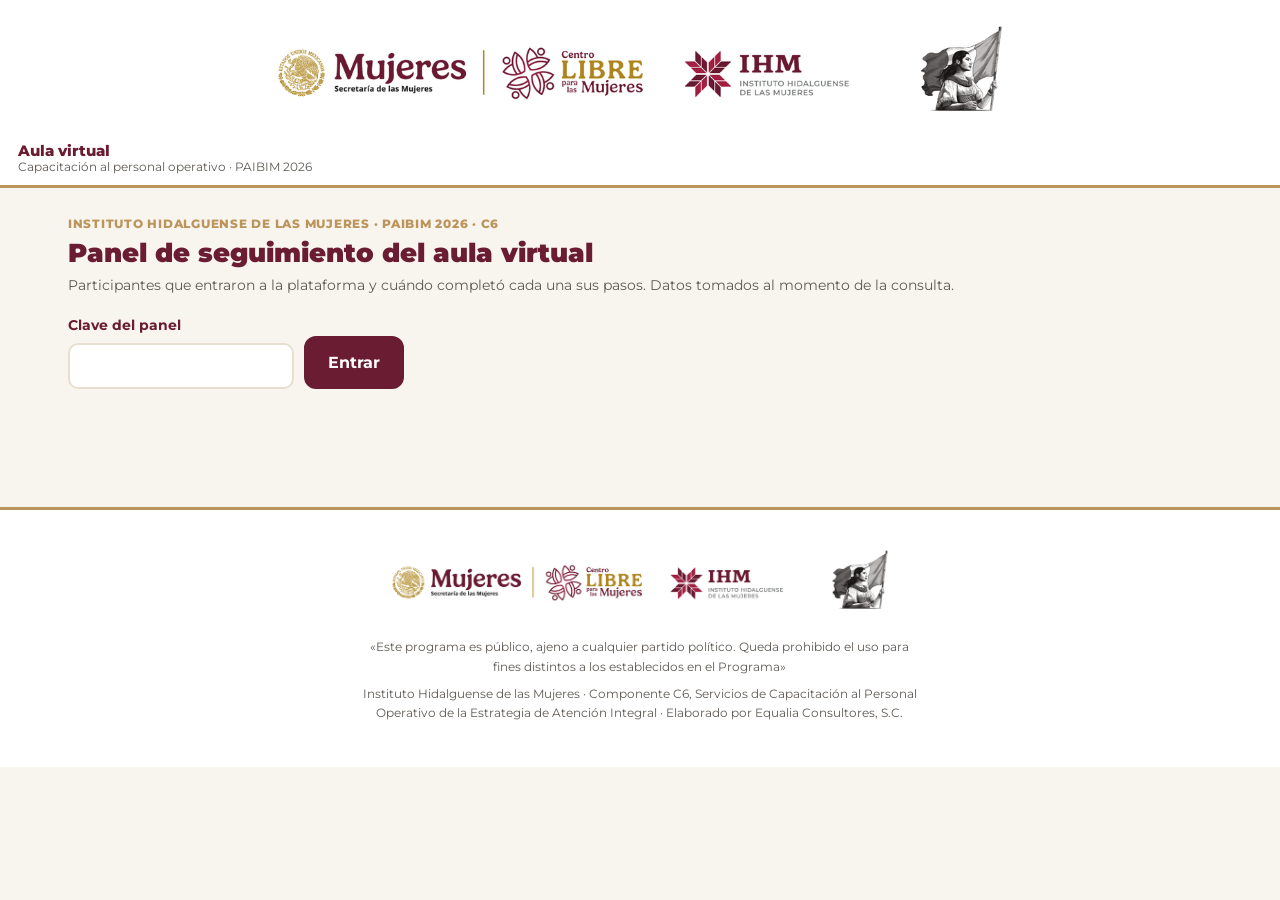
<file: panel.html>
<!doctype html>
<html lang="es-MX">
<head>
<meta charset="utf-8">
<meta name="viewport" content="width=device-width, initial-scale=1">
<title>Panel de seguimiento · Aula virtual C6</title>
<meta name="robots" content="noindex, nofollow">
<link rel="preconnect" href="https://fonts.googleapis.com"><link rel="preconnect" href="https://fonts.gstatic.com" crossorigin>
<link href="https://fonts.googleapis.com/css2?family=Montserrat:wght@400;500;600;700;800;900&display=swap" rel="stylesheet">
<link rel="stylesheet" href="estilos.css">
</head>
<body class="panel">
<div class="logos"><img src="img/franja-logos.png" alt="Secretaría de las Mujeres · Centro LIBRE para las Mujeres · Instituto Hidalguense de las Mujeres" width="1100" height="176"></div>
<header class="barra">
  <a class="barra-texto" href="index.html" aria-label="Inicio del aula"><strong>Aula virtual</strong><span>Capacitación al personal operativo · PAIBIM 2026</span></a>
  <div class="yo" id="yo" hidden><span id="yo-nombre"></span><button type="button" id="yo-cambiar">Cambiar</button></div>
</header>
<main class="envoltura panel-main">
  <section class="panel-cab">
    <p class="etiqueta-oscura">Instituto Hidalguense de las Mujeres · PAIBIM 2026 · C6</p>
    <h1>Panel de seguimiento del aula virtual</h1>
    <p class="nota">Participantes que entraron a la plataforma y cuándo completó cada una sus pasos. Datos tomados al momento de la consulta.</p>
  </section>
  <form id="f-clave" class="panel-clave" hidden><label>Clave del panel <input id="clave" autocomplete="off" required></label><button class="btn" type="submit">Entrar</button><p class="error" id="clave-error" hidden>Clave incorrecta.</p></form>
  <div id="contenido" hidden>
    <nav class="pestanas"><button type="button" class="pest" data-t="1">Taller 1</button><button type="button" class="pest" data-t="2">Taller 2</button><button type="button" class="pest" data-t="3">Taller 3</button><button type="button" class="pest" data-t="4">Taller 4</button><button type="button" class="pest" data-t="5">Taller 5</button><button type="button" class="pest" data-t="6">Taller 6</button><button type="button" class="pest" data-t="7">Taller 7</button></nav>
    <section class="panel-taller">
      <h2 id="p-titulo"></h2>
      <p class="nota" id="p-generado"></p>
      <div class="cifras" id="p-cifras"></div>
      <div class="tabla-envoltura"><table class="tabla-panel"><thead><tr><th>#</th><th>Nombre</th><th>Municipio</th><th>Registro de asistencia</th><th>Evaluación inicial</th><th>Actividad práctica</th><th>Caso</th><th>Evaluación final</th><th>Estado</th></tr></thead><tbody id="p-filas"></tbody></table></div>
      <p class="panel-acciones"><button type="button" class="btn btn-sec" onclick="window.print()">Imprimir o guardar en PDF</button></p>
    </section>
  </div>
  <p class="comprobando" id="cargando" hidden>Consultando la plataforma…</p>
</main>
<footer class="pie">
  <img class="franja" src="img/franja-logos.png" alt="Secretaría de las Mujeres · Centro LIBRE para las Mujeres · Instituto Hidalguense de las Mujeres" width="550" height="88" loading="lazy">
  <p class="leyenda">«Este programa es público, ajeno a cualquier partido político. Queda prohibido el uso para fines distintos a los establecidos en el Programa»</p>
  <p class="autoria">Instituto Hidalguense de las Mujeres · Componente C6, Servicios de Capacitación al Personal Operativo de la Estrategia de Atención Integral · Elaborado por Equalia Consultores, S.C.</p>
</footer>
<script src="config.js"></script>
<script>
(function () {
  var A = window.AULA || {}, clave = '', actual = '1';
  try { clave = sessionStorage.getItem('panelC6') || ''; } catch (e) {}
  var $ = function (s) { return document.querySelector(s); };
  function celda(v) { return v ? '<td class="ok">' + v + '</td>' : '<td class="no">—</td>'; }
  function esc(x) { return String(x).replace(/[&<>"]/g, function (c) { return {'&':'&amp;','<':'&lt;','>':'&gt;','"':'&quot;'}[c]; }); }
  function cargar(t) {
    actual = t; $('#cargando').hidden = false;
    document.querySelectorAll('.pest').forEach(function (b) { b.classList.toggle('activa', b.dataset.t === t); });
    var cb = 'panelC6_' + Date.now(), sc = document.createElement('script');
    window[cb] = function (r) {
      $('#cargando').hidden = true; sc.remove();
      if (!r || !r.ok) {
        if (r && r.error === 'clave') { clave = ''; try { sessionStorage.removeItem('panelC6'); } catch (e) {} $('#contenido').hidden = true; $('#f-clave').hidden = false; $('#clave-error').hidden = false; }
        return;
      }
      try { sessionStorage.setItem('panelC6', clave); } catch (e) {}
      $('#f-clave').hidden = true; $('#contenido').hidden = false;
      var ps = r.personas, comp = ps.filter(function (x) { return x.registro && x.inicial && x.entrega && x.final; }).length;
      $('#p-titulo').textContent = r.titulo;
      $('#p-generado').textContent = 'Consulta del ' + r.generado + ' (hora del centro de México).';
      $('#p-cifras').innerHTML = '<span><b>' + ps.filter(function (x) { return x.registro; }).length + '</b> registradas</span><span><b>' + ps.filter(function (x) { return x.inicial; }).length + '</b> evaluación inicial</span><span><b>' + ps.filter(function (x) { return x.actividad; }).length + '</b> actividades</span><span><b>' + ps.filter(function (x) { return x.caso; }).length + '</b> casos</span><span><b>' + ps.filter(function (x) { return x.final; }).length + '</b> evaluación final</span><span class="dest"><b>' + comp + '</b> completaron el taller</span>';
      $('#p-filas').innerHTML = ps.length ? ps.map(function (x, i) {
        var c = x.registro && x.inicial && x.entrega && x.final;
        return '<tr' + (x.sinRegistro ? ' class="sin-reg"' : '') + '><td>' + (i + 1) + '</td><td>' + esc(x.nombre) + (x.sinRegistro ? ' <small>(sin registro)</small>' : '') + '</td><td>' + esc(x.municipio) + '</td>' + celda(x.registro) + celda(x.inicial) + celda(x.actividad) + celda(x.caso) + celda(x.final) + '<td>' + (c ? '<span class="est-ok">Completo</span>' : '<span class="est-pend">En curso</span>') + '</td></tr>';
      }).join('') : '<tr><td colspan="9" class="vacio">Todavía no hay participantes en este taller.</td></tr>';
    };
    sc.src = A.api + '?panel=1&taller=' + t + '&clave=' + encodeURIComponent(clave) + '&callback=' + cb;
    sc.onerror = function () { $('#cargando').hidden = true; };
    document.body.appendChild(sc);
  }
  document.querySelectorAll('.pest').forEach(function (b) { b.addEventListener('click', function () { cargar(b.dataset.t); }); });
  $('#f-clave').addEventListener('submit', function (ev) { ev.preventDefault(); clave = $('#clave').value.trim(); $('#clave-error').hidden = true; cargar(actual); });
  if (clave) cargar('1'); else $('#f-clave').hidden = false;
})();
</script>
</body>
</html>
</file>
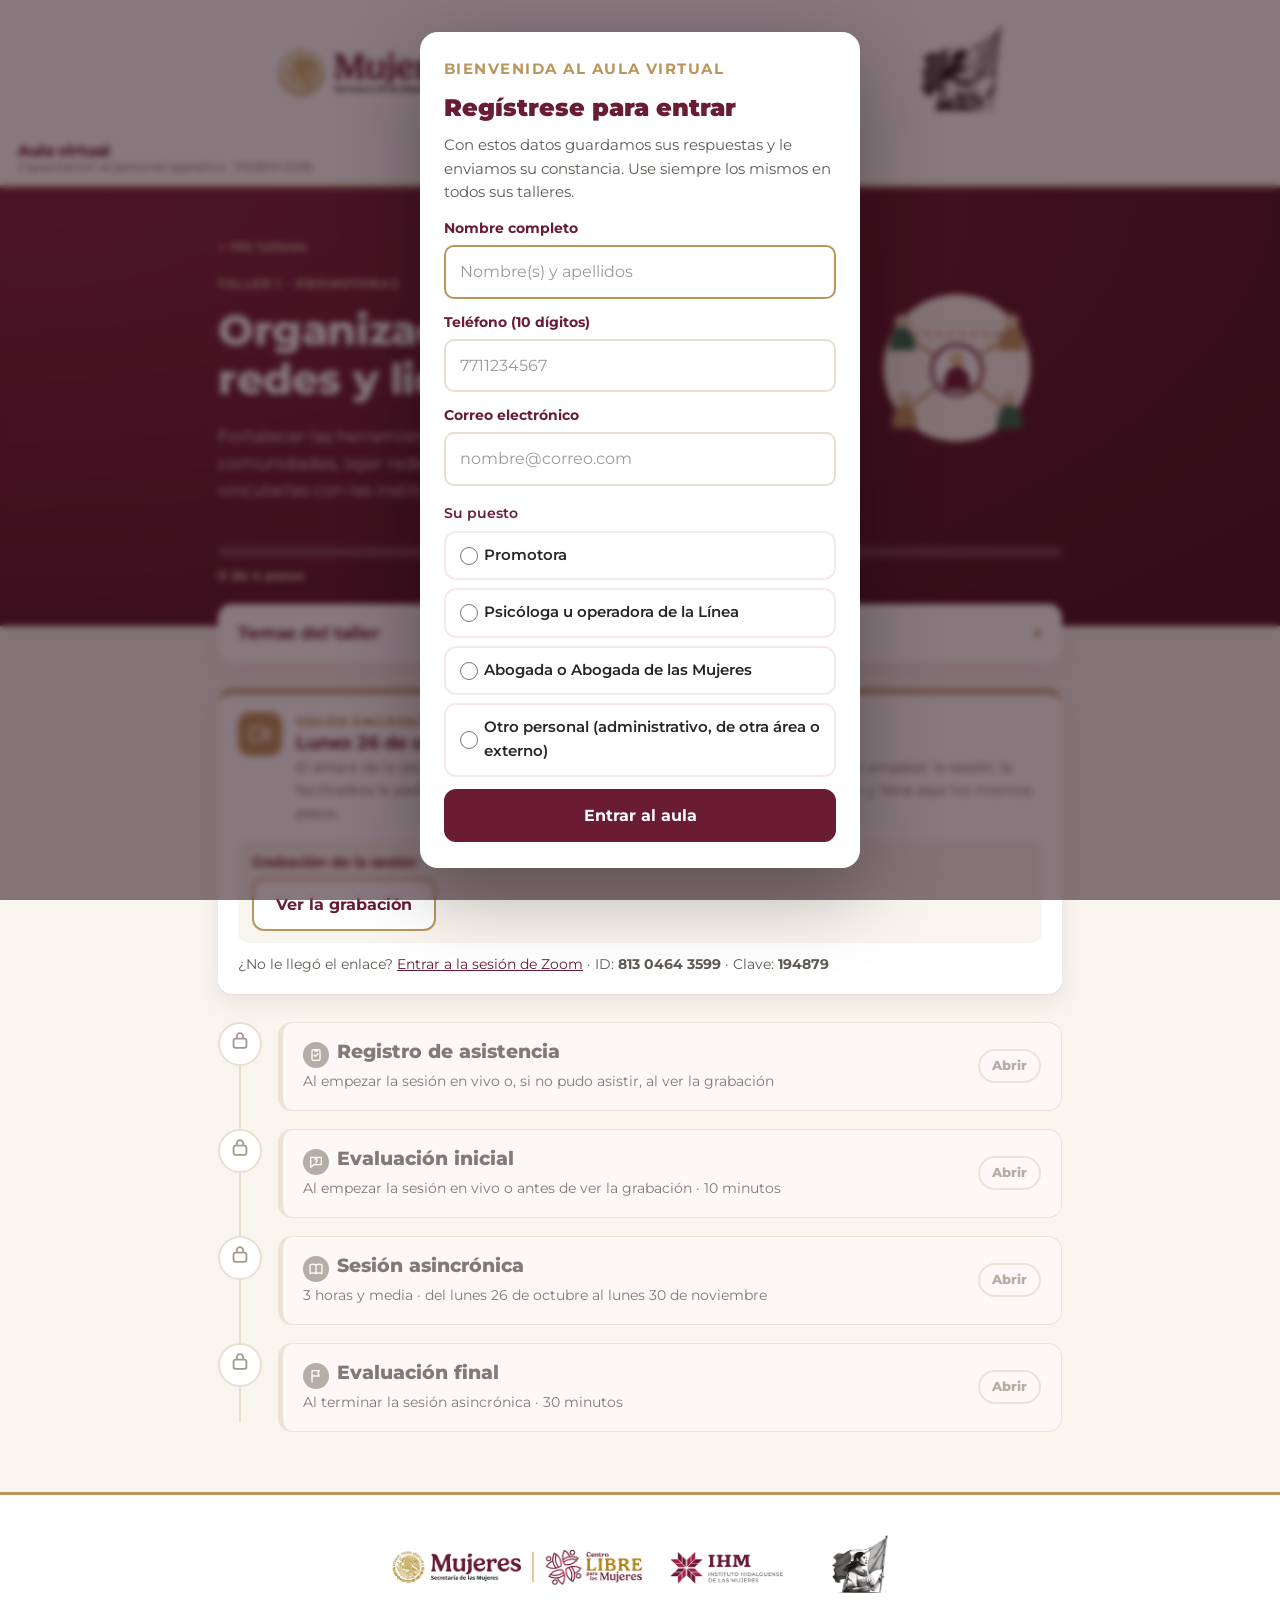
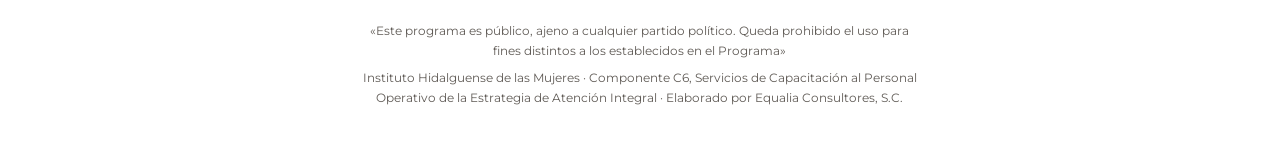
<file: taller-1.html>
<!doctype html>
<html lang="es-MX">
<head>
<meta charset="utf-8">
<meta name="viewport" content="width=device-width, initial-scale=1">
<title>Taller 1 · Organización comunitaria, redes y liderazgo · Aula virtual C6</title>
<meta name="robots" content="noindex">
<meta name="theme-color" content="#691C32">
<link rel="preconnect" href="https://fonts.googleapis.com"><link rel="preconnect" href="https://fonts.gstatic.com" crossorigin>
<link href="https://fonts.googleapis.com/css2?family=Montserrat:wght@400;500;600;700;800;900&display=swap" rel="stylesheet">
<link rel="stylesheet" href="estilos.css">
</head>
<body>
<div class="logos"><img src="img/franja-logos.png" alt="Secretaría de las Mujeres · Centro LIBRE para las Mujeres · Instituto Hidalguense de las Mujeres" width="1100" height="176"></div>
<header class="barra">
  <a class="barra-texto" href="index.html" aria-label="Inicio del aula"><strong>Aula virtual</strong><span>Capacitación al personal operativo · PAIBIM 2026</span></a>
  <div class="yo" id="yo" hidden><span id="yo-nombre"></span><button type="button" id="yo-cambiar">Cambiar</button></div>
</header>
<main class="taller">
<section class="portada portada-taller">
  <div class="portada-interior con-ilus"><div class="portada-ilus"><svg class="ilus" viewBox="0 0 200 160" role="img" aria-hidden="true"><circle cx="100" cy="80" r="70" fill="#F8F4EE"/>
  <g stroke="#BC955C" stroke-width="3" stroke-linecap="round"><line x1="100" y1="82" x2="48" y2="48"/><line x1="100" y1="82" x2="152" y2="48"/>
  <line x1="100" y1="82" x2="50" y2="122"/><line x1="100" y1="82" x2="150" y2="122"/><line x1="48" y1="48" x2="152" y2="48" stroke-dasharray="4 7"/></g>
  <circle cx="48" cy="36" r="7.2" fill="#DDC9A3"/><path d="M36.0 63.2 q0 -22 12.0 -22 q12.0 0 12.0 22 z" fill="#2F6B4F"/><circle cx="152" cy="36" r="7.2" fill="#DDC9A3"/><path d="M140.0 63.2 q0 -22 12.0 -22 q12.0 0 12.0 22 z" fill="#BC955C"/><circle cx="50" cy="110" r="7.2" fill="#DDC9A3"/><path d="M38.0 137.2 q0 -22 12.0 -22 q12.0 0 12.0 22 z" fill="#BC955C"/><circle cx="150" cy="110" r="7.2" fill="#DDC9A3"/><path d="M138.0 137.2 q0 -22 12.0 -22 q12.0 0 12.0 22 z" fill="#2F6B4F"/>
  <circle cx="100" cy="82" r="24" fill="#FFFFFF" stroke="#691C32" stroke-width="3"/><circle cx="100" cy="72" r="7.6499999999999995" fill="#DDC9A3"/><path d="M87.25 100.9 q0 -22 12.75 -22 q12.75 0 12.75 22 z" fill="#691C32"/></svg></div><div class="portada-texto">
    <a class="migas" href="index.html">← Mis talleres</a>
    <p class="etiqueta">Taller 1 · Promotoras</p>
    <h1>Organización comunitaria, redes y liderazgo</h1>
    <p class="objetivo">Fortalecer las herramientas de las promotoras para organizar a las comunidades, tejer redes de mujeres, impulsar su liderazgo y vincularlas con las instituciones.</p>
    </div><div class="progreso" aria-label="Progreso del taller"><div class="progreso-barra"><span id="progreso-relleno"></span></div><p id="progreso-texto">0 de 4 pasos</p></div>
  </div>
</section>
<div class="envoltura">
<details class="temas-caja"><summary>Temas del taller</summary><ul class="temas"><li>Promotoría social</li><li>Organización comunitaria</li><li>Organización y fortalecimiento de redes comunitarias</li><li>Liderazgo comunitario</li><li>Gestión participativa</li><li>Vinculación institucional</li><li>Participación ciudadana</li></ul></details>
<section class="sincronica" id="vivo">
  <div class="sinc-cab"><span class="sinc-ico" aria-hidden="true"><svg viewBox="0 0 24 24"><rect x="2.5" y="6" width="13" height="12" rx="2.5" fill="none" stroke="currentColor" stroke-width="2"/><path d="M15.5 10.5l6-3.5v10l-6-3.5z" fill="none" stroke="currentColor" stroke-width="2" stroke-linejoin="round"/></svg></span><div><p class="sinc-etq">Sesión sincrónica · en vivo por Zoom</p>
  <h2>Lunes 26 de octubre, de 10:00 a 14:00 h</h2><p class="sinc-sub">El enlace de la sesión se lo harán llegar las personas responsables del proyecto. Al empezar la sesión, la facilitadora le pedirá llenar aquí los pasos 1 y 2. Si no pudo asistir, vea la grabación y llene aquí los mismos pasos.</p></div></div>
  <div class="grabacion-caja"><p class="grab-tit">Grabación de la sesión</p><p id="grabacion"></p></div>
  <p class="zoom-datos" id="zoom-datos"></p><p class="zoom-estado" id="zoom-estado" hidden></p>
  <a class="btn btn-zoom" id="btn-zoom" target="_blank" rel="noopener" hidden></a><a id="btn-zoom-web" hidden></a>
</section>
<ol class="recorrido"><li class="paso" id="registro" data-paso="registro" data-estado="bloqueado">
  <div class="paso-marca"><span class="paso-num">1</span><span class="paso-ok"><svg viewBox="0 0 24 24" aria-hidden="true"><path d="M5 12.5l4.2 4.2L19 7" fill="none" stroke="currentColor" stroke-width="2.6" stroke-linecap="round" stroke-linejoin="round"/></svg></span><span class="paso-candado"><svg viewBox="0 0 24 24" aria-hidden="true"><rect x="5" y="10.5" width="14" height="10" rx="2.2" fill="none" stroke="currentColor" stroke-width="2"/><path d="M8.5 10.5V8a3.5 3.5 0 017 0v2.5" fill="none" stroke="currentColor" stroke-width="2"/></svg></span></div>
  <div class="paso-cuerpo">
    <header class="paso-cab"><button type="button" class="paso-abrir" aria-expanded="false"><span class="paso-tit"><h2><span class="paso-ico"><svg class="ico-paso" viewBox="0 0 24 24" aria-hidden="true"><rect x="6" y="4" width="12" height="16" rx="2" fill="none" stroke="currentColor" stroke-width="2"/><path d="M9 4.5h6v2.5H9z" fill="currentColor"/><path d="M9 12l2 2 4-4" fill="none" stroke="currentColor" stroke-width="2" stroke-linecap="round" stroke-linejoin="round"/></svg></span>Registro de asistencia</h2><p class="paso-sub">Al empezar la sesión en vivo o, si no pudo asistir, al ver la grabación</p><p class="paso-estado" aria-live="polite"></p></span><span class="paso-flecha" aria-hidden="true"><span class="pf-abrir">Abrir</span><span class="pf-cerrar">Cerrar</span></span></button></header>
    <div class="paso-bloqueo"><p>Se abre el <strong>lunes 26 de octubre</strong>, día de la sesión en vivo, y queda abierto hasta el <strong>lunes 30 de noviembre</strong>.</p></div>
    <div class="paso-contenido"><p class="hacer"><b>Qué hacer:</b> llene o revise sus datos y pulse «Registrar mi asistencia».</p><div class="nativo" id="nf-registro"></div></div>
  </div>
</li><li class="paso" id="inicial" data-paso="inicial" data-estado="bloqueado">
  <div class="paso-marca"><span class="paso-num">2</span><span class="paso-ok"><svg viewBox="0 0 24 24" aria-hidden="true"><path d="M5 12.5l4.2 4.2L19 7" fill="none" stroke="currentColor" stroke-width="2.6" stroke-linecap="round" stroke-linejoin="round"/></svg></span><span class="paso-candado"><svg viewBox="0 0 24 24" aria-hidden="true"><rect x="5" y="10.5" width="14" height="10" rx="2.2" fill="none" stroke="currentColor" stroke-width="2"/><path d="M8.5 10.5V8a3.5 3.5 0 017 0v2.5" fill="none" stroke="currentColor" stroke-width="2"/></svg></span></div>
  <div class="paso-cuerpo">
    <header class="paso-cab"><button type="button" class="paso-abrir" aria-expanded="false"><span class="paso-tit"><h2><span class="paso-ico"><svg class="ico-paso" viewBox="0 0 24 24" aria-hidden="true"><path d="M4 5h16v11H9l-5 4z" fill="none" stroke="currentColor" stroke-width="2" stroke-linejoin="round"/><path d="M10 9a2 2 0 1 1 3 1.7c-.7.4-1 .8-1 1.6" fill="none" stroke="currentColor" stroke-width="1.8" stroke-linecap="round"/><circle cx="12" cy="14.3" r="1" fill="currentColor"/></svg></span>Evaluación inicial</h2><p class="paso-sub">Al empezar la sesión en vivo o antes de ver la grabación · 10 minutos</p><p class="paso-estado" aria-live="polite"></p></span><span class="paso-flecha" aria-hidden="true"><span class="pf-abrir">Abrir</span><span class="pf-cerrar">Cerrar</span></span></button></header>
    <div class="paso-bloqueo"><p>Se abre al llenar el registro de asistencia.</p></div>
    <div class="paso-contenido"><p class="hacer"><b>Qué hacer:</b> marque una respuesta en cada pregunta y pulse «Enviar la evaluación inicial». No es un examen.</p><div class="nativo" id="nf-inicial"></div></div>
  </div>
</li><li class="paso" id="asincronica" data-paso="asincronica" data-estado="bloqueado">
  <div class="paso-marca"><span class="paso-num">3</span><span class="paso-ok"><svg viewBox="0 0 24 24" aria-hidden="true"><path d="M5 12.5l4.2 4.2L19 7" fill="none" stroke="currentColor" stroke-width="2.6" stroke-linecap="round" stroke-linejoin="round"/></svg></span><span class="paso-candado"><svg viewBox="0 0 24 24" aria-hidden="true"><rect x="5" y="10.5" width="14" height="10" rx="2.2" fill="none" stroke="currentColor" stroke-width="2"/><path d="M8.5 10.5V8a3.5 3.5 0 017 0v2.5" fill="none" stroke="currentColor" stroke-width="2"/></svg></span></div>
  <div class="paso-cuerpo">
    <header class="paso-cab"><button type="button" class="paso-abrir" aria-expanded="false"><span class="paso-tit"><h2><span class="paso-ico"><svg class="ico-paso" viewBox="0 0 24 24" aria-hidden="true"><path d="M3 6c3-1.5 6-1.5 9 0v13c-3-1.5-6-1.5-9 0z M21 6c-3-1.5-6-1.5-9 0v13c3-1.5 6-1.5 9 0z" fill="none" stroke="currentColor" stroke-width="2" stroke-linejoin="round"/></svg></span>Sesión asincrónica</h2><p class="paso-sub">3 horas y media · del lunes 26 de octubre al lunes 30 de noviembre</p><p class="paso-estado" aria-live="polite"></p></span><span class="paso-flecha" aria-hidden="true"><span class="pf-abrir">Abrir</span><span class="pf-cerrar">Cerrar</span></span></button></header>
    <div class="paso-bloqueo"><p>Se abre el <strong>lunes 26 de octubre</strong>, desde el inicio de la sesión en vivo, si registró su asistencia y contestó la evaluación inicial. Tiene hasta el <strong>lunes 30 de noviembre</strong>.</p></div>
    <div class="paso-contenido"><p class="hacer"><b>Qué hacer:</b> haga las 3 partes en orden y entregue cada una con su botón. Tiene hasta el <strong>lunes 30 de noviembre</strong> a las 23:59 h.</p><p><a class="btn btn-sec" href="pdf/Cuaderno_Taller_1.pdf" target="_blank" rel="noopener">Ver o descargar todo en PDF</a></p><section class="tarjeta t-lectura"><header class="tarjeta-cab"><span class="tarjeta-num">1 de 3</span><span class="tarjeta-tipo">Lectura · 1 hora</span><h3>La promotora que teje comunidad: organización, redes y liderazgo</h3></header><p class="hacer"><b>Qué hacer:</b> pulse «Abrir la lectura» y léala, o escúchela.</p>
<details class="bloque"><summary>Abrir la lectura</summary><div class="texto" id="txt-lectura"><button type="button" class="escuchar" data-leer="#txt-lectura"><span class="esc-ico" aria-hidden="true">🔊</span><span class="esc-txt">Escuchar</span></button><h4>Ser promotora: tejer comunidad</h4>
<p>La promotora es un puente. Une a las mujeres con su comunidad, con otras mujeres y con el Centro LIBRE. Su trabajo no consiste en resolver la vida de nadie. Consiste en informar, acompañar y ayudar a que las mujeres se organicen.</p>
<p>Una promotora llega a donde están las mujeres: la escuela, el mercado, la asamblea, el centro de salud, la casa. Escucha antes de hablar. Respeta lo que cada mujer decide sobre su propia vida.</p>
<h4>Promotoría social con enfoque de derechos</h4>
<p>La promotoría social parte de una idea sencilla: todas las mujeres tienen derechos y tienen derecho a conocerlos. El marco de esos derechos está en la Constitución Política de los Estados Unidos Mexicanos, en la Ley General de Acceso de las Mujeres a una Vida Libre de Violencias, en la Ley General para la Igualdad entre Mujeres y Hombres y en la ley estatal de acceso de las mujeres a una vida libre de violencia del estado de Hidalgo.</p>
<p>Trabajar con perspectiva de género significa mirar las desigualdades entre mujeres y hombres. Por ejemplo, quién cuida a niñas, niños y personas mayores, quién decide sobre el dinero o quién puede salir de casa sin pedir permiso.</p>
<p>Trabajar con interculturalidad significa respetar las formas de vida de los pueblos nahua y hñähñu. Cuando sea posible, conviene hablar en la lengua de las mujeres o apoyarse en una persona de confianza que traduzca.</p>
<p>Trabajar con interseccionalidad significa recordar que no todas las mujeres viven lo mismo. No es igual ser joven que mayor. No es igual vivir con una discapacidad, ser indígena, vivir lejos de la cabecera o no saber leer.</p>
<h4>Organización comunitaria: de lo individual a lo colectivo</h4>
<p>Muchas mujeres viven problemas parecidos, pero cada una los enfrenta sola. Organizar es juntar esas experiencias para actuar en común. Una forma sencilla de pensar la organización tiene cinco pasos:</p>
<ol>
<li>Conocer. Saber dónde se reúnen las mujeres, qué grupos existen, qué necesitan y qué les impide participar.</li>
<li>Convocar. Invitar de manera clara, en horarios y lugares que les queden bien, y pensar en quién cuidará a las niñas y los niños.</li>
<li>Acordar. Decidir juntas qué quieren lograr y cómo.</li>
<li>Actuar. Repartir tareas y llevarlas a cabo.</li>
<li>Revisar. Ver qué funcionó, qué no y qué sigue.</li>
</ol>
<p>La promotora acompaña estos pasos. No los hace sola ni los impone.</p>
<h4>Redes comunitarias: muchos hilos sostienen mejor</h4>
<p>Una red es un conjunto de personas y grupos que se conocen, se comunican y se apoyan. En una comunidad puede haber grupos de mujeres, parteras, comités escolares, grupos de jóvenes, personal de salud, maestras y autoridades comunitarias.</p>
<p>Una red fuerte no depende de una sola persona. Si esa persona se cansa o se va, la red se cae. Por eso conviene:</p>
<ul>
<li>Reunirse de forma periódica, aunque sea poco tiempo.</li>
<li>Tener acuerdos claros sobre cómo comunicarse.</li>
<li>Cuidar la información de las mujeres: lo que se cuenta en confianza no se comparte.</li>
<li>Reconocer lo que cada integrante aporta.</li>
<li>Invitar a nuevas mujeres para que la red crezca.</li>
</ul>
<p>Las redes también sirven para cuidar a quien cuida. Las promotoras se cansan. Tener con quién hablar y repartir tareas es parte del trabajo.</p>
<h4>Liderazgo comunitario: liderar con otras</h4>
<p>En cada comunidad hay mujeres a quienes las demás escuchan. Pueden ser jóvenes o mayores. A veces no tienen un cargo, pero tienen la confianza de su gente.</p>
<p>El liderazgo que fortalece a un grupo es un liderazgo compartido. Escucha, reparte tareas, forma a otras mujeres y deja que otras tomen la palabra. Es lo contrario de una persona que decide todo sola.</p>
<p>Las mujeres que lideran enfrentan obstáculos. Tienen mucho trabajo de cuidados en casa. Reciben críticas o burlas. A veces sufren violencia por participar en la vida pública de su comunidad. La promotora puede ayudar a que tengan apoyo, compañía y tiempo para su participación.</p>
<h4>Gestión participativa: decidir juntas</h4>
<p>Gestión participativa quiere decir que las mujeres no solo asisten a las actividades. También deciden, planean, hacen y evalúan.</p>
<p>Una manera de verlo es como una escalera. En el primer escalón las mujeres reciben información. En el segundo dan su opinión. En el tercero toman decisiones. En el cuarto gestionan por su cuenta, con apoyo de la promotora.</p>
<p>Una buena pregunta para la promotora es: «¿Esto lo estoy haciendo yo o lo estamos haciendo juntas?». Cuando la promotora hace todo, el grupo depende de ella. Cuando las tareas rotan, el grupo aprende y se fortalece.</p>
<h4>Vinculación institucional: conocer y dar seguimiento</h4>
<p>Vincular es conectar a las mujeres y a sus grupos con las instituciones que pueden apoyarlas. Por ejemplo, servicios de salud, escuelas, oficinas de desarrollo social, autoridades municipales y comunitarias u organizaciones de la sociedad civil.</p>
<p>Vincular no es solo dar una dirección. Implica:</p>
<ul>
<li>Conocer a la persona enlace de cada institución.</li>
<li>Saber qué servicios ofrece y cómo se solicitan.</li>
<li>Acordar cómo se hará la canalización.</li>
<li>Dar seguimiento para saber si la mujer recibió atención.</li>
</ul>
<p>Toda canalización se hace con el consentimiento de la mujer, cuidando su información y conforme a la normativa vigente y a los protocolos del Instituto. Si hay violencia, la vinculación se hace con el equipo del Centro LIBRE.</p>
<h4>Participación ciudadana: un derecho de las mujeres</h4>
<p>La participación ciudadana es el derecho de las personas a intervenir en los asuntos públicos y en las decisiones que las afectan. Las mujeres pueden participar en asambleas, comités, reuniones con autoridades o presentando peticiones por escrito. También pueden vigilar que los servicios de su comunidad funcionen bien.</p>
<p>En muchas comunidades, las mujeres todavía tienen poca voz en los espacios de decisión. La promotora puede ayudar a cambiarlo: informar sobre el derecho a participar, preparar juntas lo que quieren decir y acompañarlas en sus primeras intervenciones.</p>
<p>En los pueblos nahua y hñähñu existen formas propias de organización. La tarea no es reemplazarlas. La tarea es respetarlas y promover que las mujeres tengan voz y voto en ellas.</p>
<h4>Para recordar</h4>
<ul>
<li>La promotora informa, acompaña y ayuda a organizar. No decide por las mujeres.</li>
<li>Organizar es conocer, convocar, acordar, actuar y revisar.</li>
<li>Una red fuerte tiene muchos hilos y no depende de una sola persona.</li>
<li>El liderazgo que sirve es el que se comparte.</li>
<li>Vincular es conocer, acordar y dar seguimiento, siempre con el consentimiento de la mujer.</li>
<li>Participar en las decisiones públicas es un derecho de las mujeres.</li>
</ul></div></details></section>
<section class="tarjeta t-act" id="t-act"><header class="tarjeta-cab"><span class="tarjeta-num">2 de 3</span><span class="tarjeta-tipo">Actividad práctica · 1 hora 30</span><h3>La red de apoyo de mi comunidad</h3><p class="tarjeta-estado" id="est-act"></p></header><p class="hacer"><b>Qué hacer:</b> abra las instrucciones, llene cada casilla y pulse «Entregar esta actividad».</p>
<details class="bloque"><summary>Abrir las instrucciones</summary><div class="texto" id="txt-act"><button type="button" class="escuchar" data-leer="#txt-act"><span class="esc-ico" aria-hidden="true">🔊</span><span class="esc-txt">Escuchar</span></button><ol>
<li>Elija una de las comunidades donde trabaja y escriba su nombre.</li>
<li>Escriba la lista de grupos, personas e instituciones que pueden apoyar a las mujeres de esa comunidad (por ejemplo: grupo de mujeres, partera, comité escolar, clínica, autoridad comunitaria). No escriba nombres de mujeres atendidas.</li>
<li>Junto a cada uno, anote si ya colabora con otros de la lista o si podría colaborar, pero todavía no lo hace.</li>
<li>Escriba cuál de esos apoyos le parece más débil o aislado, y por qué.</li>
<li>Escriba dos acciones que usted podría hacer en el próximo mes para fortalecer esa red. Piense en quién participaría y cómo tomarían las decisiones las mujeres.</li>
</ol><p class="entregable"><strong>Qué entrega:</strong> Su lista de apoyos y sus dos acciones, escritas en el cuadro de entrega de esta actividad.</p></div></details>
<div class="nativo" id="nf-act"></div></section>
<section class="tarjeta t-caso" id="t-caso"><header class="tarjeta-cab"><span class="tarjeta-num">3 de 3</span><span class="tarjeta-tipo">Caso para resolver · 1 hora</span><h3>Rosa y la reunión en la escuela</h3><p class="tarjeta-estado" id="est-caso"></p></header><p class="hacer"><b>Qué hacer:</b> abra el caso, responda cada pregunta y pulse «Entregar el caso».</p>
<details class="bloque"><summary>Abrir el caso</summary><div class="texto" id="txt-caso"><button type="button" class="escuchar" data-leer="#txt-caso"><span class="esc-ico" aria-hidden="true">🔊</span><span class="esc-txt">Escuchar</span></button><p>Rosa es promotora del Centro LIBRE en una zona de comunidades hñähñu de Hidalgo. Habla hñähñu y español. Lleva dos años visitando a las mujeres de cinco comunidades.</p>
<p>En una de ellas, varias mujeres le han contado lo mismo: el camino a la clínica es largo, no hay transporte por la tarde y, cuando una se enferma, depende de que algún vecino la lleve. Algunas también le han dicho, en voz baja, que en sus casas hay gritos y que no saben a quién acudir.</p>
<p>Rosa organizó una reunión en la escuela. Llegaron doce mujeres. Doña Petra, una señora mayor muy respetada, habló casi todo el tiempo. Propuso que Rosa fuera a la presidencia municipal a pedir el transporte. Las demás asintieron, pero casi nadie más habló. Las más jóvenes llegaron con sus hijos pequeños y se fueron antes de terminar.</p>
<p>Al salir, Teresa, una mujer joven, se acercó a Rosa. Le dijo que ella sí quería participar, pero que en la asamblea de la comunidad las mujeres casi no hablan y que su suegra no la deja salir por las tardes.</p>
<p>Rosa sabe que en la comunidad hay un comité de la escuela, una partera muy querida y un grupo de mujeres que vende artesanías. También conoce a la enfermera de la clínica. Hasta ahora, cada grupo trabaja por su lado.</p>
<p>Rosa se pregunta qué hacer. Podría ir ella sola a la presidencia municipal, como le pidió doña Petra. Sería más rápido. Pero siente que así el grupo no crecería y que todo volvería a depender de ella.</p>
<p>Además, no sabe cómo abordar lo que algunas mujeres le contaron en voz baja sobre los gritos en sus casas. No quiere exponerlas frente al grupo ni presionarlas.</p><h4>Preguntas</h4><ol><li>¿Qué riesgos tendría que Rosa vaya sola a la presidencia municipal, como le pidió doña Petra? ¿Qué podría hacer para que el grupo de mujeres participe en esa gestión?</li><li>¿Qué podría hacer Rosa en la siguiente reunión para que hablen más mujeres, incluidas las jóvenes que llegan con sus hijos pequeños?</li><li>¿Cómo podría Rosa unir en una red al comité de la escuela, a la partera, al grupo de artesanas y a la enfermera de la clínica?</li><li>¿Cómo debería actuar Rosa con lo que algunas mujeres le contaron en voz baja sobre los gritos en sus casas, sin exponerlas, respetando sus decisiones y canalizando la situación al equipo del Centro LIBRE conforme a los protocolos del Instituto?</li></ol></div></details>
<div class="nativo" id="nf-caso"></div></section></div>
  </div>
</li><li class="paso" id="final" data-paso="final" data-estado="bloqueado">
  <div class="paso-marca"><span class="paso-num">4</span><span class="paso-ok"><svg viewBox="0 0 24 24" aria-hidden="true"><path d="M5 12.5l4.2 4.2L19 7" fill="none" stroke="currentColor" stroke-width="2.6" stroke-linecap="round" stroke-linejoin="round"/></svg></span><span class="paso-candado"><svg viewBox="0 0 24 24" aria-hidden="true"><rect x="5" y="10.5" width="14" height="10" rx="2.2" fill="none" stroke="currentColor" stroke-width="2"/><path d="M8.5 10.5V8a3.5 3.5 0 017 0v2.5" fill="none" stroke="currentColor" stroke-width="2"/></svg></span></div>
  <div class="paso-cuerpo">
    <header class="paso-cab"><button type="button" class="paso-abrir" aria-expanded="false"><span class="paso-tit"><h2><span class="paso-ico"><svg class="ico-paso" viewBox="0 0 24 24" aria-hidden="true"><path d="M6 21V4M6 4h11l-2 4 2 4H6" fill="none" stroke="currentColor" stroke-width="2" stroke-linecap="round" stroke-linejoin="round"/></svg></span>Evaluación final</h2><p class="paso-sub">Al terminar la sesión asincrónica · 30 minutos</p><p class="paso-estado" aria-live="polite"></p></span><span class="paso-flecha" aria-hidden="true"><span class="pf-abrir">Abrir</span><span class="pf-cerrar">Cerrar</span></span></button></header>
    <div class="paso-bloqueo"><p>Se abre cuando haya entregado la actividad práctica y el caso.</p></div>
    <div class="paso-contenido"><p class="hacer"><b>Qué hacer:</b> marque una respuesta en cada pregunta y pulse «Enviar la evaluación final». Con esto termina el taller.</p><div class="nativo" id="nf-final"></div></div>
  </div>
</li></ol>
<section class="constancia" id="constancia" hidden>
  <div class="sello"><svg viewBox="0 0 24 24" aria-hidden="true"><path d="M5 12.5l4.2 4.2L19 7" fill="none" stroke="currentColor" stroke-width="2.6" stroke-linecap="round" stroke-linejoin="round"/></svg></div>
  <h2>Taller completado</h2>
  <p>Contestó la evaluación inicial, registró su asistencia, entregó la actividad y el caso, y contestó la evaluación final. <strong>Tiene derecho a su constancia de participación.</strong></p>
  <p class="nota">Su constancia se le enviará al correo que dio en su registro, cuando esté firmada.</p>
  <p class="fullet"><a class="btn" href="pdf/Lo_mas_importante_Taller_1.pdf" target="_blank" rel="noopener">Descargar «Lo más importante» del taller</a></p>
</section>
<p class="comprobando" id="comprobando" hidden>Comprobando sus respuestas…</p>
</div>
</main>
<dialog class="identidad" id="identidad">
  <form method="dialog" id="form-identidad">
    <p class="etiqueta">Bienvenida al aula virtual</p>
    <h2>Regístrese para entrar</h2>
    <p>Con estos datos guardamos sus respuestas y le enviamos su constancia. Use siempre los mismos en todos sus talleres.</p>
    <label>Nombre completo<input id="id-nombre" name="nombre" autocomplete="name" required minlength="5" placeholder="Nombre(s) y apellidos"></label>
    <label>Teléfono (10 dígitos)<input id="id-tel" name="tel" inputmode="numeric" autocomplete="tel" required pattern="[0-9]{10}" maxlength="10" placeholder="7711234567"></label>
    <label>Correo electrónico<input id="id-correo" name="correo" type="email" autocomplete="email" required placeholder="nombre@correo.com"></label>
    <fieldset class="puestos"><legend>Su puesto</legend>
      <label class="puesto-op"><input type="radio" name="puesto" value="promotoras" required><span>Promotora</span></label>
      <label class="puesto-op"><input type="radio" name="puesto" value="psicologas"><span>Psicóloga u operadora de la Línea</span></label>
      <label class="puesto-op"><input type="radio" name="puesto" value="abogadas"><span>Abogada o Abogada de las Mujeres</span></label>
      <label class="puesto-op"><input type="radio" name="puesto" value="otro"><span>Otro personal (administrativo, de otra área o externo)</span></label>
    </fieldset>
    <p class="error" id="id-error" hidden>Revise los datos: nombre completo, teléfono de 10 dígitos sin espacios, un correo válido y su puesto.</p>
    <button class="btn" type="submit" value="ok">Entrar al aula</button>
  </form>
</dialog>
<footer class="pie">
  <img class="franja" src="img/franja-logos.png" alt="Secretaría de las Mujeres · Centro LIBRE para las Mujeres · Instituto Hidalguense de las Mujeres" width="550" height="88" loading="lazy">
  <p class="leyenda">«Este programa es público, ajeno a cualquier partido político. Queda prohibido el uso para fines distintos a los establecidos en el Programa»</p>
  <p class="autoria">Instituto Hidalguense de las Mujeres · Componente C6, Servicios de Capacitación al Personal Operativo de la Estrategia de Atención Integral · Elaborado por Equalia Consultores, S.C.</p>
</footer>
<script src="config.js"></script>
<script>window.TALLER = {"taller": "1", "titulo": "Organización comunitaria, redes y liderazgo", "registro_abre": "2026-10-26T06:00:00Z", "registro_cierra": "2026-12-01T05:59:00Z", "zoom_abre": "2026-10-26T15:45:00Z", "zoom_inicio": "2026-10-26T16:00:00Z", "zoom_fin": "2026-10-26T20:00:00Z", "asinc_abre": "2026-10-26T16:00:00Z", "asinc_cierra": "2026-12-01T05:59:00Z", "plantilla": "Comunidad:\n\nGrupos, personas e instituciones que pueden apoyar a las mujeres (¿ya colaboran o podrían colaborar?):\n1.\n2.\n3.\n4.\n\nEl apoyo más débil o aislado, y por qué:\n\nDos acciones para el próximo mes:\n1.\n2."};</script>
<script src="aula.js"></script>
</body>
</html>
</file>
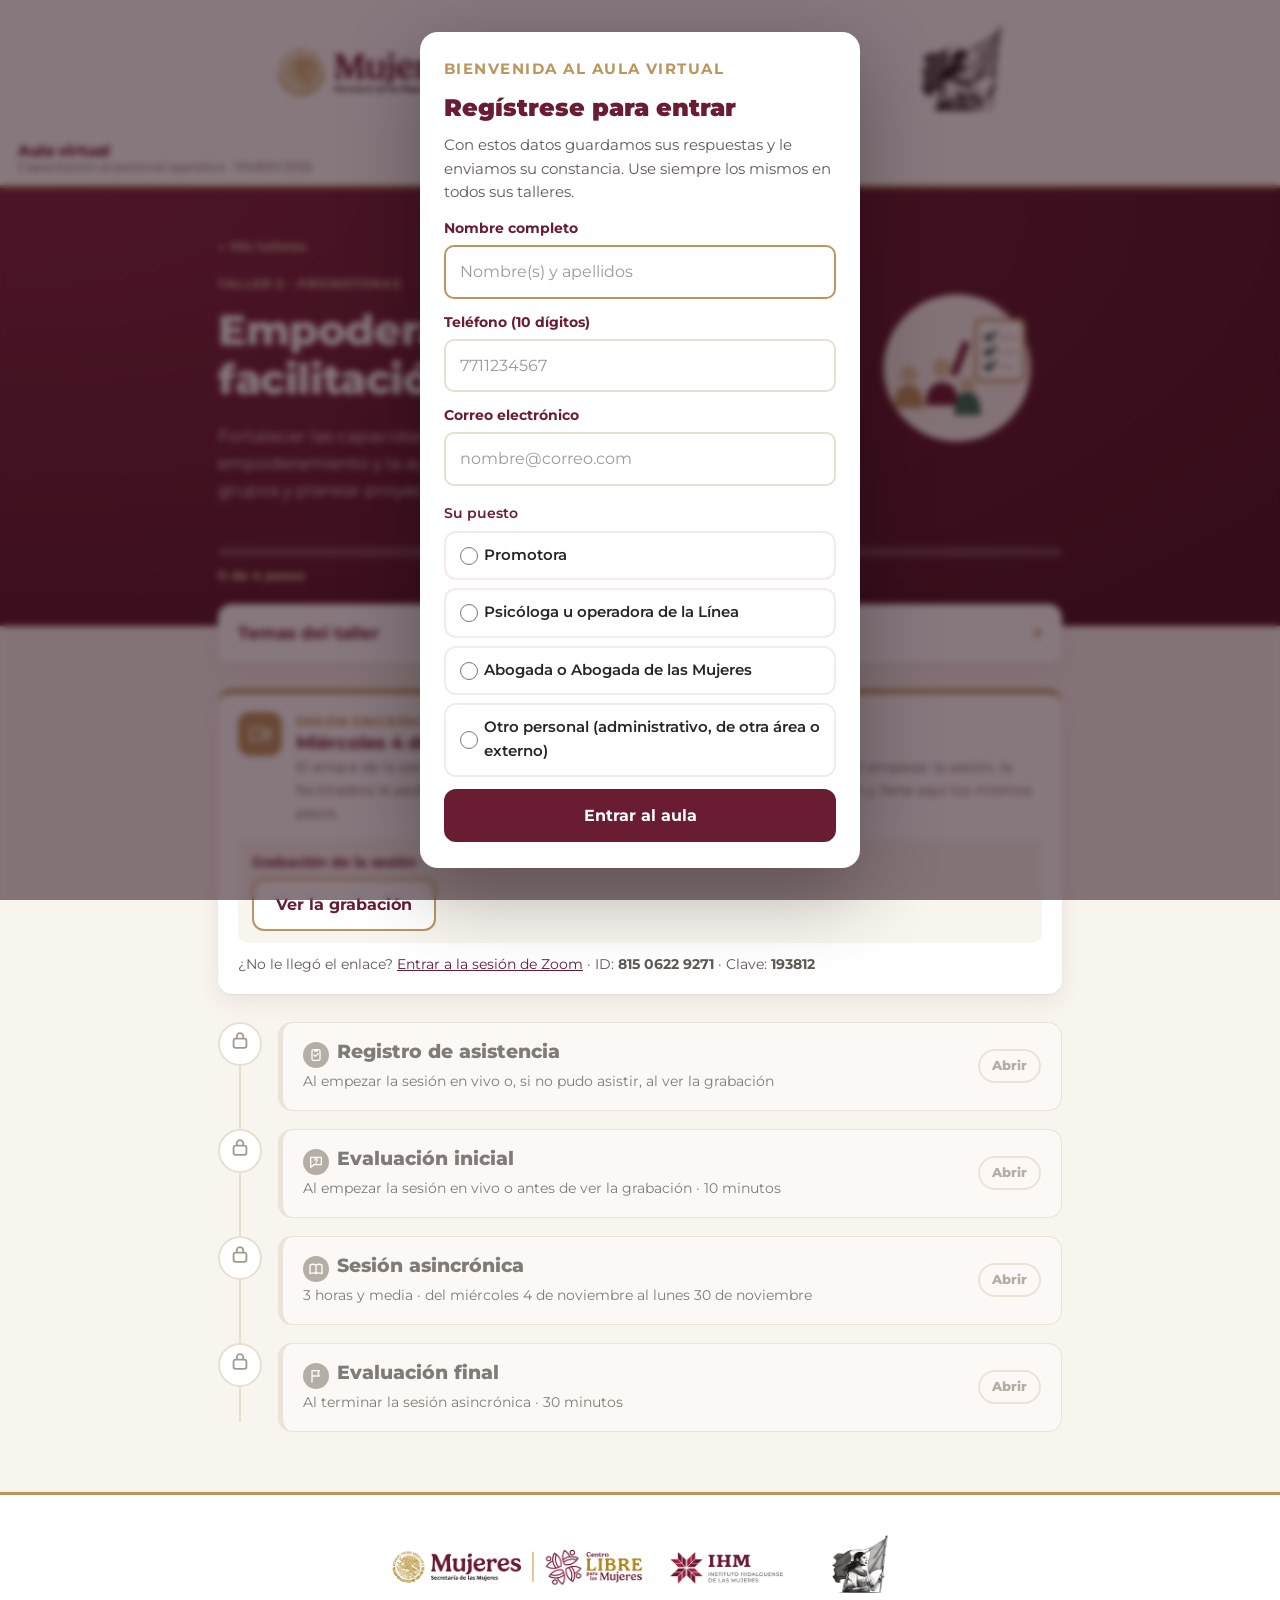
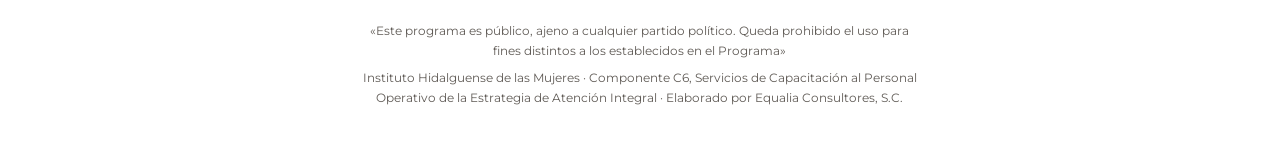
<file: taller-2.html>
<!doctype html>
<html lang="es-MX">
<head>
<meta charset="utf-8">
<meta name="viewport" content="width=device-width, initial-scale=1">
<title>Taller 2 · Empoderamiento, facilitación y planeación · Aula virtual C6</title>
<meta name="robots" content="noindex">
<meta name="theme-color" content="#691C32">
<link rel="preconnect" href="https://fonts.googleapis.com"><link rel="preconnect" href="https://fonts.gstatic.com" crossorigin>
<link href="https://fonts.googleapis.com/css2?family=Montserrat:wght@400;500;600;700;800;900&display=swap" rel="stylesheet">
<link rel="stylesheet" href="estilos.css">
</head>
<body>
<div class="logos"><img src="img/franja-logos.png" alt="Secretaría de las Mujeres · Centro LIBRE para las Mujeres · Instituto Hidalguense de las Mujeres" width="1100" height="176"></div>
<header class="barra">
  <a class="barra-texto" href="index.html" aria-label="Inicio del aula"><strong>Aula virtual</strong><span>Capacitación al personal operativo · PAIBIM 2026</span></a>
  <div class="yo" id="yo" hidden><span id="yo-nombre"></span><button type="button" id="yo-cambiar">Cambiar</button></div>
</header>
<main class="taller">
<section class="portada portada-taller">
  <div class="portada-interior con-ilus"><div class="portada-ilus"><svg class="ilus" viewBox="0 0 200 160" role="img" aria-hidden="true"><circle cx="100" cy="80" r="70" fill="#F8F4EE"/>
  <rect x="118" y="34" width="46" height="58" rx="6" fill="#FFFFFF" stroke="#BC955C" stroke-width="3"/>
  <g stroke="#2F6B4F" stroke-width="3" stroke-linecap="round"><path d="M126 50l4 4 7-8"/><path d="M126 64l4 4 7-8"/><path d="M126 78l4 4 7-8"/></g>
  <g stroke="#DDC9A3" stroke-width="3" stroke-linecap="round"><line x1="142" y1="51" x2="156" y2="51"/><line x1="142" y1="65" x2="156" y2="65"/><line x1="142" y1="79" x2="152" y2="79"/></g>
  <circle cx="54" cy="86" r="8.549999999999999" fill="#DDC9A3"/><path d="M39.75 118.3 q0 -22 14.25 -22 q14.25 0 14.25 22 z" fill="#BC955C"/><circle cx="86" cy="80" r="9.450000000000001" fill="#DDC9A3"/><path d="M70.25 115.7 q0 -22 15.75 -22 q15.75 0 15.75 22 z" fill="#691C32"/><path d="M98 84 l10 -26" stroke="#691C32" stroke-width="7" stroke-linecap="round"/><circle cx="110" cy="96" r="7.6499999999999995" fill="#DDC9A3"/><path d="M97.25 124.9 q0 -22 12.75 -22 q12.75 0 12.75 22 z" fill="#2F6B4F"/></svg></div><div class="portada-texto">
    <a class="migas" href="index.html">← Mis talleres</a>
    <p class="etiqueta">Taller 2 · Promotoras</p>
    <h1>Empoderamiento, facilitación y planeación</h1>
    <p class="objetivo">Fortalecer las capacidades de las promotoras para acompañar el empoderamiento y la autonomía económica de las mujeres, facilitar grupos y planear proyectos y actividades comunitarias.</p>
    </div><div class="progreso" aria-label="Progreso del taller"><div class="progreso-barra"><span id="progreso-relleno"></span></div><p id="progreso-texto">0 de 4 pasos</p></div>
  </div>
</section>
<div class="envoltura">
<details class="temas-caja"><summary>Temas del taller</summary><ul class="temas"><li>Estrategias para el empoderamiento de las mujeres</li><li>Economía del cuidado y autonomía económica</li><li>Técnicas de facilitación</li><li>Facilitación de grupos</li><li>Metodologías participativas</li><li>Planeación de proyectos comunitarios</li><li>Planeación de actividades comunitarias</li></ul></details>
<section class="sincronica" id="vivo">
  <div class="sinc-cab"><span class="sinc-ico" aria-hidden="true"><svg viewBox="0 0 24 24"><rect x="2.5" y="6" width="13" height="12" rx="2.5" fill="none" stroke="currentColor" stroke-width="2"/><path d="M15.5 10.5l6-3.5v10l-6-3.5z" fill="none" stroke="currentColor" stroke-width="2" stroke-linejoin="round"/></svg></span><div><p class="sinc-etq">Sesión sincrónica · en vivo por Zoom</p>
  <h2>Miércoles 4 de noviembre, de 10:00 a 14:00 h</h2><p class="sinc-sub">El enlace de la sesión se lo harán llegar las personas responsables del proyecto. Al empezar la sesión, la facilitadora le pedirá llenar aquí los pasos 1 y 2. Si no pudo asistir, vea la grabación y llene aquí los mismos pasos.</p></div></div>
  <div class="grabacion-caja"><p class="grab-tit">Grabación de la sesión</p><p id="grabacion"></p></div>
  <p class="zoom-datos" id="zoom-datos"></p><p class="zoom-estado" id="zoom-estado" hidden></p>
  <a class="btn btn-zoom" id="btn-zoom" target="_blank" rel="noopener" hidden></a><a id="btn-zoom-web" hidden></a>
</section>
<ol class="recorrido"><li class="paso" id="registro" data-paso="registro" data-estado="bloqueado">
  <div class="paso-marca"><span class="paso-num">1</span><span class="paso-ok"><svg viewBox="0 0 24 24" aria-hidden="true"><path d="M5 12.5l4.2 4.2L19 7" fill="none" stroke="currentColor" stroke-width="2.6" stroke-linecap="round" stroke-linejoin="round"/></svg></span><span class="paso-candado"><svg viewBox="0 0 24 24" aria-hidden="true"><rect x="5" y="10.5" width="14" height="10" rx="2.2" fill="none" stroke="currentColor" stroke-width="2"/><path d="M8.5 10.5V8a3.5 3.5 0 017 0v2.5" fill="none" stroke="currentColor" stroke-width="2"/></svg></span></div>
  <div class="paso-cuerpo">
    <header class="paso-cab"><button type="button" class="paso-abrir" aria-expanded="false"><span class="paso-tit"><h2><span class="paso-ico"><svg class="ico-paso" viewBox="0 0 24 24" aria-hidden="true"><rect x="6" y="4" width="12" height="16" rx="2" fill="none" stroke="currentColor" stroke-width="2"/><path d="M9 4.5h6v2.5H9z" fill="currentColor"/><path d="M9 12l2 2 4-4" fill="none" stroke="currentColor" stroke-width="2" stroke-linecap="round" stroke-linejoin="round"/></svg></span>Registro de asistencia</h2><p class="paso-sub">Al empezar la sesión en vivo o, si no pudo asistir, al ver la grabación</p><p class="paso-estado" aria-live="polite"></p></span><span class="paso-flecha" aria-hidden="true"><span class="pf-abrir">Abrir</span><span class="pf-cerrar">Cerrar</span></span></button></header>
    <div class="paso-bloqueo"><p>Se abre el <strong>miércoles 4 de noviembre</strong>, día de la sesión en vivo, y queda abierto hasta el <strong>lunes 30 de noviembre</strong>.</p></div>
    <div class="paso-contenido"><p class="hacer"><b>Qué hacer:</b> llene o revise sus datos y pulse «Registrar mi asistencia».</p><div class="nativo" id="nf-registro"></div></div>
  </div>
</li><li class="paso" id="inicial" data-paso="inicial" data-estado="bloqueado">
  <div class="paso-marca"><span class="paso-num">2</span><span class="paso-ok"><svg viewBox="0 0 24 24" aria-hidden="true"><path d="M5 12.5l4.2 4.2L19 7" fill="none" stroke="currentColor" stroke-width="2.6" stroke-linecap="round" stroke-linejoin="round"/></svg></span><span class="paso-candado"><svg viewBox="0 0 24 24" aria-hidden="true"><rect x="5" y="10.5" width="14" height="10" rx="2.2" fill="none" stroke="currentColor" stroke-width="2"/><path d="M8.5 10.5V8a3.5 3.5 0 017 0v2.5" fill="none" stroke="currentColor" stroke-width="2"/></svg></span></div>
  <div class="paso-cuerpo">
    <header class="paso-cab"><button type="button" class="paso-abrir" aria-expanded="false"><span class="paso-tit"><h2><span class="paso-ico"><svg class="ico-paso" viewBox="0 0 24 24" aria-hidden="true"><path d="M4 5h16v11H9l-5 4z" fill="none" stroke="currentColor" stroke-width="2" stroke-linejoin="round"/><path d="M10 9a2 2 0 1 1 3 1.7c-.7.4-1 .8-1 1.6" fill="none" stroke="currentColor" stroke-width="1.8" stroke-linecap="round"/><circle cx="12" cy="14.3" r="1" fill="currentColor"/></svg></span>Evaluación inicial</h2><p class="paso-sub">Al empezar la sesión en vivo o antes de ver la grabación · 10 minutos</p><p class="paso-estado" aria-live="polite"></p></span><span class="paso-flecha" aria-hidden="true"><span class="pf-abrir">Abrir</span><span class="pf-cerrar">Cerrar</span></span></button></header>
    <div class="paso-bloqueo"><p>Se abre al llenar el registro de asistencia.</p></div>
    <div class="paso-contenido"><p class="hacer"><b>Qué hacer:</b> marque una respuesta en cada pregunta y pulse «Enviar la evaluación inicial». No es un examen.</p><div class="nativo" id="nf-inicial"></div></div>
  </div>
</li><li class="paso" id="asincronica" data-paso="asincronica" data-estado="bloqueado">
  <div class="paso-marca"><span class="paso-num">3</span><span class="paso-ok"><svg viewBox="0 0 24 24" aria-hidden="true"><path d="M5 12.5l4.2 4.2L19 7" fill="none" stroke="currentColor" stroke-width="2.6" stroke-linecap="round" stroke-linejoin="round"/></svg></span><span class="paso-candado"><svg viewBox="0 0 24 24" aria-hidden="true"><rect x="5" y="10.5" width="14" height="10" rx="2.2" fill="none" stroke="currentColor" stroke-width="2"/><path d="M8.5 10.5V8a3.5 3.5 0 017 0v2.5" fill="none" stroke="currentColor" stroke-width="2"/></svg></span></div>
  <div class="paso-cuerpo">
    <header class="paso-cab"><button type="button" class="paso-abrir" aria-expanded="false"><span class="paso-tit"><h2><span class="paso-ico"><svg class="ico-paso" viewBox="0 0 24 24" aria-hidden="true"><path d="M3 6c3-1.5 6-1.5 9 0v13c-3-1.5-6-1.5-9 0z M21 6c-3-1.5-6-1.5-9 0v13c3-1.5 6-1.5 9 0z" fill="none" stroke="currentColor" stroke-width="2" stroke-linejoin="round"/></svg></span>Sesión asincrónica</h2><p class="paso-sub">3 horas y media · del miércoles 4 de noviembre al lunes 30 de noviembre</p><p class="paso-estado" aria-live="polite"></p></span><span class="paso-flecha" aria-hidden="true"><span class="pf-abrir">Abrir</span><span class="pf-cerrar">Cerrar</span></span></button></header>
    <div class="paso-bloqueo"><p>Se abre el <strong>miércoles 4 de noviembre</strong>, desde el inicio de la sesión en vivo, si registró su asistencia y contestó la evaluación inicial. Tiene hasta el <strong>lunes 30 de noviembre</strong>.</p></div>
    <div class="paso-contenido"><p class="hacer"><b>Qué hacer:</b> haga las 3 partes en orden y entregue cada una con su botón. Tiene hasta el <strong>lunes 30 de noviembre</strong> a las 23:59 h.</p><p><a class="btn btn-sec" href="pdf/Cuaderno_Taller_2.pdf" target="_blank" rel="noopener">Ver o descargar todo en PDF</a></p><section class="tarjeta t-lectura"><header class="tarjeta-cab"><span class="tarjeta-num">1 de 3</span><span class="tarjeta-tipo">Lectura · 1 hora</span><h3>Acompañar, facilitar y planear con las mujeres</h3></header><p class="hacer"><b>Qué hacer:</b> pulse «Abrir la lectura» y léala, o escúchela.</p>
<details class="bloque"><summary>Abrir la lectura</summary><div class="texto" id="txt-lectura"><button type="button" class="escuchar" data-leer="#txt-lectura"><span class="esc-ico" aria-hidden="true">🔊</span><span class="esc-txt">Escuchar</span></button><h4>Acompañar, no sustituir</h4>
<p>El empoderamiento no se le da a nadie. Cada mujer lo construye en su propio proceso. La promotora acompaña ese proceso: informa, abre espacios, anima y conecta. Pero quien decide y avanza es la mujer.</p>
<p>Esta lectura reúne tres tareas de la promotora: acompañar el empoderamiento y la autonomía económica de las mujeres, facilitar grupos y planear proyectos y actividades en la comunidad.</p>
<h4>¿Qué es el empoderamiento de las mujeres?</h4>
<p>Empoderarse es ganar poder sobre la propia vida. Es un proceso que se puede ver en tres dimensiones:</p>
<ul>
<li>Poder interior: confiar en una misma, reconocer lo que se sabe y lo que se vale.</li>
<li>Poder con: unirse a otras mujeres para apoyarse y lograr cosas juntas.</li>
<li>Poder para: tener la capacidad de hacer, decidir y cambiar la propia situación.</li>
</ul>
<p>Las tres dimensiones se refuerzan. Una mujer que se siente valiosa se anima a participar en un grupo. En el grupo encuentra apoyo para tomar decisiones que antes no se atrevía a tomar.</p>
<h4>Estrategias para acompañar el empoderamiento</h4>
<p>Algunas estrategias que la promotora puede usar:</p>
<ol>
<li>Informar sobre derechos con palabras sencillas y, cuando sea posible, en la lengua de las mujeres.</li>
<li>Reconocer los saberes de cada mujer: lo que sabe hacer, lo que ha logrado, lo que ha resistido.</li>
<li>Crear grupos de mujeres donde puedan hablar con confianza.</li>
<li>Animar a que tomen decisiones pequeñas y después más grandes.</li>
<li>Respetar sus tiempos y sus decisiones, aunque no sean las que la promotora tomaría.</li>
<li>Conectarlas con servicios e instituciones cuando lo necesiten y ellas estén de acuerdo.</li>
</ol>
<p>Una advertencia importante: si una mujer vive violencia, sus decisiones pueden ponerla en riesgo. En esos casos, la promotora la vincula con el equipo del Centro LIBRE, conforme a los protocolos del Instituto.</p>
<h4>Economía del cuidado: el trabajo que no se ve</h4>
<p>Cuidar es un trabajo. Preparar la comida, limpiar, cuidar a niñas, niños, personas enfermas o mayores, acarrear agua o leña: todo eso requiere tiempo y esfuerzo. Sin ese trabajo, ninguna familia ni comunidad podría funcionar.</p>
<p>En la mayoría de los hogares, ese trabajo lo hacen las mujeres y las niñas, y casi siempre sin pago. A esto se le llama trabajo de cuidados no remunerado. La economía del cuidado es la forma de mirar ese trabajo como parte de la economía y no como algo «natural» de las mujeres.</p>
<p>Cuando las mujeres cargan solas con los cuidados, les queda poco tiempo para estudiar, trabajar con pago, descansar o participar en la comunidad. Por eso se habla de repartir los cuidados: entre mujeres y hombres dentro de la familia, en la comunidad y con servicios públicos.</p>
<h4>Autonomía económica</h4>
<p>La autonomía económica es la capacidad de las mujeres de tener ingresos propios y de decidir sobre ellos. También incluye poder tener bienes a su nombre, como una casa, un terreno o un negocio.</p>
<p>Sin autonomía económica, una mujer depende de otras personas para cubrir sus necesidades. Esa dependencia puede hacer más difícil salir de una relación violenta. La ley reconoce la violencia económica y la violencia patrimonial: por ejemplo, controlar el dinero de una mujer, quitarle su salario o sus documentos, o impedirle trabajar.</p>
<p>La promotora puede apoyar la autonomía económica de varias maneras: informar sobre derechos, vincular con programas y servicios de capacitación o de apoyo productivo que existan en la región, y fortalecer grupos de mujeres que trabajan juntas. Y siempre conviene pensar en los cuidados: si una actividad no prevé quién cuidará a las niñas y los niños, muchas mujeres no podrán asistir.</p>
<h4>Técnicas de facilitación</h4>
<p>Facilitar es ayudar a que un grupo converse, aprenda y llegue a acuerdos. La facilitadora no es la que más sabe ni la que más habla. Es la que cuida que todas puedan participar.</p>
<p>Algunas técnicas básicas:</p>
<ul>
<li>Preguntas abiertas: preguntas que no se responden con sí o no. Por ejemplo, «¿Qué opina usted de…?».</li>
<li>Parafrasear: repetir con otras palabras lo que dijo una persona para confirmar que se entendió.</li>
<li>Resumir: juntar las ideas principales antes de pasar a otro tema.</li>
<li>Lluvia de ideas: pedir muchas ideas, sin criticarlas, y después ordenarlas.</li>
<li>Manejar el tiempo: avisar cuánto dura cada parte y respetarlo.</li>
</ul>
<h4>Facilitación de grupos</h4>
<p>Todo grupo pasa por momentos distintos. Al inicio hay timidez. Después pueden aparecer desacuerdos. Con el tiempo el grupo trabaja mejor. Al final hay que cerrar bien.</p>
<p>Hay situaciones frecuentes:</p>
<ul>
<li>Una persona acapara la palabra. Se le agradece y se invita a otras: «Gracias, ahora escuchemos a quien no ha hablado».</li>
<li>Nadie habla. Se pueden usar parejas o grupos pequeños antes de compartir con todo el grupo.</li>
<li>Hay un desacuerdo. Se reconocen los distintos puntos de vista y se busca lo que tienen en común.</li>
<li>Una mujer se conmueve al contar algo personal. Se le escucha con respeto, se le pregunta si quiere una pausa y, después, en privado, se le ofrece el apoyo de la asesora psicoemocional del Centro LIBRE.</li>
</ul>
<p>Acordar reglas al inicio ayuda mucho: respeto, confidencialidad, escuchar sin interrumpir.</p>
<h4>Metodologías participativas</h4>
<p>Las metodologías participativas parten de una idea: las mujeres saben mucho de su propia vida. El aprendizaje empieza en su experiencia, pasa por la reflexión en grupo y regresa a la práctica con nuevas ideas.</p>
<p>Algunas técnicas participativas son el mapa de la comunidad, el árbol de problemas, la línea del tiempo y el sociodrama. En el árbol de problemas, por ejemplo, el tronco es el problema, las raíces son las causas y las ramas son las consecuencias.</p>
<h4>Planeación de proyectos comunitarios</h4>
<p>Un proyecto es un conjunto de actividades para lograr un cambio. Para planearlo con las mujeres, estos pasos ayudan:</p>
<ol>
<li>Diagnóstico participativo: identificar juntas el problema y sus causas.</li>
<li>Objetivo: qué queremos lograr, de forma clara y alcanzable.</li>
<li>Actividades: qué vamos a hacer.</li>
<li>Recursos: qué necesitamos y con qué contamos.</li>
<li>Responsables y tiempos: quién hace qué y cuándo.</li>
<li>Seguimiento y evaluación: cómo sabremos si avanzamos.</li>
</ol>
<h4>Planeación de actividades comunitarias</h4>
<p>Cada actividad, como una plática o un taller, también se planea. Una carta descriptiva sencilla responde: qué se hará, para qué, con quién, dónde, cuándo, cómo (paso a paso), con qué materiales y quién es responsable.</p>
<p>Antes de cada actividad conviene preguntarse: ¿el horario y el lugar les quedan bien a las mujeres?, ¿se habla en su lengua?, ¿quién cuidará a las niñas y los niños?, ¿el lugar es accesible para mujeres mayores o con discapacidad?</p>
<h4>Para recordar</h4>
<ul>
<li>El empoderamiento es un proceso de cada mujer; la promotora acompaña.</li>
<li>Los cuidados son trabajo y deben repartirse.</li>
<li>La autonomía económica es tener ingresos propios y decidir sobre ellos.</li>
<li>Facilitar es cuidar que todas participen.</li>
<li>Planear con las mujeres hace que los proyectos sean suyos.</li>
</ul></div></details></section>
<section class="tarjeta t-act" id="t-act"><header class="tarjeta-cab"><span class="tarjeta-num">2 de 3</span><span class="tarjeta-tipo">Actividad práctica · 1 hora 30</span><h3>La carta descriptiva de mi próxima actividad</h3><p class="tarjeta-estado" id="est-act"></p></header><p class="hacer"><b>Qué hacer:</b> abra las instrucciones, llene cada casilla y pulse «Entregar esta actividad».</p>
<details class="bloque"><summary>Abrir las instrucciones</summary><div class="texto" id="txt-act"><button type="button" class="escuchar" data-leer="#txt-act"><span class="esc-ico" aria-hidden="true">🔊</span><span class="esc-txt">Escuchar</span></button><ol>
<li>Piense en una actividad que va a realizar pronto con un grupo de mujeres (una plática, una reunión o un taller).</li>
<li>Responda estas preguntas: ¿Qué se hará? ¿Para qué? ¿Con quién? ¿Dónde? ¿Cuándo?</li>
<li>Escriba el paso a paso de la actividad: cómo empieza, qué técnica participativa va a usar y cómo cierra.</li>
<li>Anote los materiales que necesita y quién es responsable de cada tarea.</li>
<li>Revise su plan con estas cuatro preguntas y anote qué cambiaría: ¿el horario y el lugar les quedan bien a las mujeres?, ¿se habla en su lengua?, ¿quién cuidará a las niñas y los niños?, ¿el lugar es accesible para mujeres mayores o con discapacidad?</li>
<li>Escriba una forma sencilla de saber si la actividad funcionó.</li>
</ol><p class="entregable"><strong>Qué entrega:</strong> Su carta descriptiva, escrita en el formulario de entrega del aula virtual.</p></div></details>
<div class="nativo" id="nf-act"></div></section>
<section class="tarjeta t-caso" id="t-caso"><header class="tarjeta-cab"><span class="tarjeta-num">3 de 3</span><span class="tarjeta-tipo">Caso para resolver · 1 hora</span><h3>Lucía y el grupo del salón ejidal</h3><p class="tarjeta-estado" id="est-caso"></p></header><p class="hacer"><b>Qué hacer:</b> abra el caso, responda cada pregunta y pulse «Entregar el caso».</p>
<details class="bloque"><summary>Abrir el caso</summary><div class="texto" id="txt-caso"><button type="button" class="escuchar" data-leer="#txt-caso"><span class="esc-ico" aria-hidden="true">🔊</span><span class="esc-txt">Escuchar</span></button><p>Lucía es promotora del Centro LIBRE en una zona de comunidades nahuas de Hidalgo. Desde hace unos meses acompaña a un grupo de quince mujeres que se reúnen cada quince días en el salón ejidal.</p>
<p>En las primeras reuniones, las mujeres hablaban poco. Poco a poco empezaron a contar su vida: casi todas se levantan antes del amanecer, preparan la comida, llevan a sus hijos a la escuela, cuidan a suegros enfermos y trabajan en la milpa. Ninguna recibe pago por ese trabajo.</p>
<p>Varias de ellas bordan y cocinan muy bien. Un día, Carmen propuso vender tamales y bordados en la plaza los domingos. Las demás se entusiasmaron, pero enseguida surgieron dudas: quién cuidaría a los niños, de dónde sacarían dinero para los materiales y qué dirían sus esposos.</p>
<p>En la reunión siguiente, Guadalupe habló casi todo el tiempo y descartó las ideas de las más jóvenes. Dos mujeres dejaron de ir. Otra, Martina, se quedó callada y, al final, le contó a Lucía en privado que su esposo le quita el dinero que gana cuando vende huevo y que no la deja tener su propio teléfono.</p>
<p>Lucía quiere que el grupo arme su proyecto de venta. También quiere que las reuniones sean un espacio donde todas puedan hablar. Pero no sabe por dónde empezar: si planear ella la venta para que salga rápido, si hablar con Guadalupe a solas o frente al grupo, y cómo apoyar a Martina sin exponerla.</p>
<p>Además, se da cuenta de que en todas las reuniones las mujeres llegan con sus hijos pequeños y se van temprano para hacer la comida.</p><h4>Preguntas</h4><ol><li>¿Qué estrategias podría usar Lucía para que el proyecto de venta sea planeado por las mujeres y no por ella? Use los pasos de planeación de proyectos.</li><li>¿Cómo podría Lucía, como facilitadora, manejar la situación con Guadalupe para que todas puedan hablar, sin humillarla ni excluirla?</li><li>¿Qué tiene que ver la carga de cuidados de las mujeres con su participación en el grupo y en el proyecto? ¿Qué podría proponer el grupo para resolverlo?</li><li>Lo que contó Martina, ¿qué forma de violencia podría ser? ¿Cómo debería actuar Lucía para apoyarla, respetando su decisión y sin exponerla frente al grupo?</li></ol></div></details>
<div class="nativo" id="nf-caso"></div></section></div>
  </div>
</li><li class="paso" id="final" data-paso="final" data-estado="bloqueado">
  <div class="paso-marca"><span class="paso-num">4</span><span class="paso-ok"><svg viewBox="0 0 24 24" aria-hidden="true"><path d="M5 12.5l4.2 4.2L19 7" fill="none" stroke="currentColor" stroke-width="2.6" stroke-linecap="round" stroke-linejoin="round"/></svg></span><span class="paso-candado"><svg viewBox="0 0 24 24" aria-hidden="true"><rect x="5" y="10.5" width="14" height="10" rx="2.2" fill="none" stroke="currentColor" stroke-width="2"/><path d="M8.5 10.5V8a3.5 3.5 0 017 0v2.5" fill="none" stroke="currentColor" stroke-width="2"/></svg></span></div>
  <div class="paso-cuerpo">
    <header class="paso-cab"><button type="button" class="paso-abrir" aria-expanded="false"><span class="paso-tit"><h2><span class="paso-ico"><svg class="ico-paso" viewBox="0 0 24 24" aria-hidden="true"><path d="M6 21V4M6 4h11l-2 4 2 4H6" fill="none" stroke="currentColor" stroke-width="2" stroke-linecap="round" stroke-linejoin="round"/></svg></span>Evaluación final</h2><p class="paso-sub">Al terminar la sesión asincrónica · 30 minutos</p><p class="paso-estado" aria-live="polite"></p></span><span class="paso-flecha" aria-hidden="true"><span class="pf-abrir">Abrir</span><span class="pf-cerrar">Cerrar</span></span></button></header>
    <div class="paso-bloqueo"><p>Se abre cuando haya entregado la actividad práctica y el caso.</p></div>
    <div class="paso-contenido"><p class="hacer"><b>Qué hacer:</b> marque una respuesta en cada pregunta y pulse «Enviar la evaluación final». Con esto termina el taller.</p><div class="nativo" id="nf-final"></div></div>
  </div>
</li></ol>
<section class="constancia" id="constancia" hidden>
  <div class="sello"><svg viewBox="0 0 24 24" aria-hidden="true"><path d="M5 12.5l4.2 4.2L19 7" fill="none" stroke="currentColor" stroke-width="2.6" stroke-linecap="round" stroke-linejoin="round"/></svg></div>
  <h2>Taller completado</h2>
  <p>Contestó la evaluación inicial, registró su asistencia, entregó la actividad y el caso, y contestó la evaluación final. <strong>Tiene derecho a su constancia de participación.</strong></p>
  <p class="nota">Su constancia se le enviará al correo que dio en su registro, cuando esté firmada.</p>
  <p class="fullet"><a class="btn" href="pdf/Lo_mas_importante_Taller_2.pdf" target="_blank" rel="noopener">Descargar «Lo más importante» del taller</a></p>
</section>
<p class="comprobando" id="comprobando" hidden>Comprobando sus respuestas…</p>
</div>
</main>
<dialog class="identidad" id="identidad">
  <form method="dialog" id="form-identidad">
    <p class="etiqueta">Bienvenida al aula virtual</p>
    <h2>Regístrese para entrar</h2>
    <p>Con estos datos guardamos sus respuestas y le enviamos su constancia. Use siempre los mismos en todos sus talleres.</p>
    <label>Nombre completo<input id="id-nombre" name="nombre" autocomplete="name" required minlength="5" placeholder="Nombre(s) y apellidos"></label>
    <label>Teléfono (10 dígitos)<input id="id-tel" name="tel" inputmode="numeric" autocomplete="tel" required pattern="[0-9]{10}" maxlength="10" placeholder="7711234567"></label>
    <label>Correo electrónico<input id="id-correo" name="correo" type="email" autocomplete="email" required placeholder="nombre@correo.com"></label>
    <fieldset class="puestos"><legend>Su puesto</legend>
      <label class="puesto-op"><input type="radio" name="puesto" value="promotoras" required><span>Promotora</span></label>
      <label class="puesto-op"><input type="radio" name="puesto" value="psicologas"><span>Psicóloga u operadora de la Línea</span></label>
      <label class="puesto-op"><input type="radio" name="puesto" value="abogadas"><span>Abogada o Abogada de las Mujeres</span></label>
      <label class="puesto-op"><input type="radio" name="puesto" value="otro"><span>Otro personal (administrativo, de otra área o externo)</span></label>
    </fieldset>
    <p class="error" id="id-error" hidden>Revise los datos: nombre completo, teléfono de 10 dígitos sin espacios, un correo válido y su puesto.</p>
    <button class="btn" type="submit" value="ok">Entrar al aula</button>
  </form>
</dialog>
<footer class="pie">
  <img class="franja" src="img/franja-logos.png" alt="Secretaría de las Mujeres · Centro LIBRE para las Mujeres · Instituto Hidalguense de las Mujeres" width="550" height="88" loading="lazy">
  <p class="leyenda">«Este programa es público, ajeno a cualquier partido político. Queda prohibido el uso para fines distintos a los establecidos en el Programa»</p>
  <p class="autoria">Instituto Hidalguense de las Mujeres · Componente C6, Servicios de Capacitación al Personal Operativo de la Estrategia de Atención Integral · Elaborado por Equalia Consultores, S.C.</p>
</footer>
<script src="config.js"></script>
<script>window.TALLER = {"taller": "2", "titulo": "Empoderamiento, facilitación y planeación", "registro_abre": "2026-11-04T06:00:00Z", "registro_cierra": "2026-12-01T05:59:00Z", "zoom_abre": "2026-11-04T15:45:00Z", "zoom_inicio": "2026-11-04T16:00:00Z", "zoom_fin": "2026-11-04T20:00:00Z", "asinc_abre": "2026-11-04T16:00:00Z", "asinc_cierra": "2026-12-01T05:59:00Z", "plantilla": "¿Qué se hará?\n¿Para qué?\n¿Con quién?\n¿Dónde?\n¿Cuándo?\n\nPaso a paso (cómo empieza, técnica participativa, cómo cierra):\n\nMateriales y responsables:\n\nRevisión (horario y lugar, lengua, cuidado de niñas y niños, accesibilidad) y qué cambiaría:\n\nCómo sabré si la actividad funcionó:"};</script>
<script src="aula.js"></script>
</body>
</html>
</file>
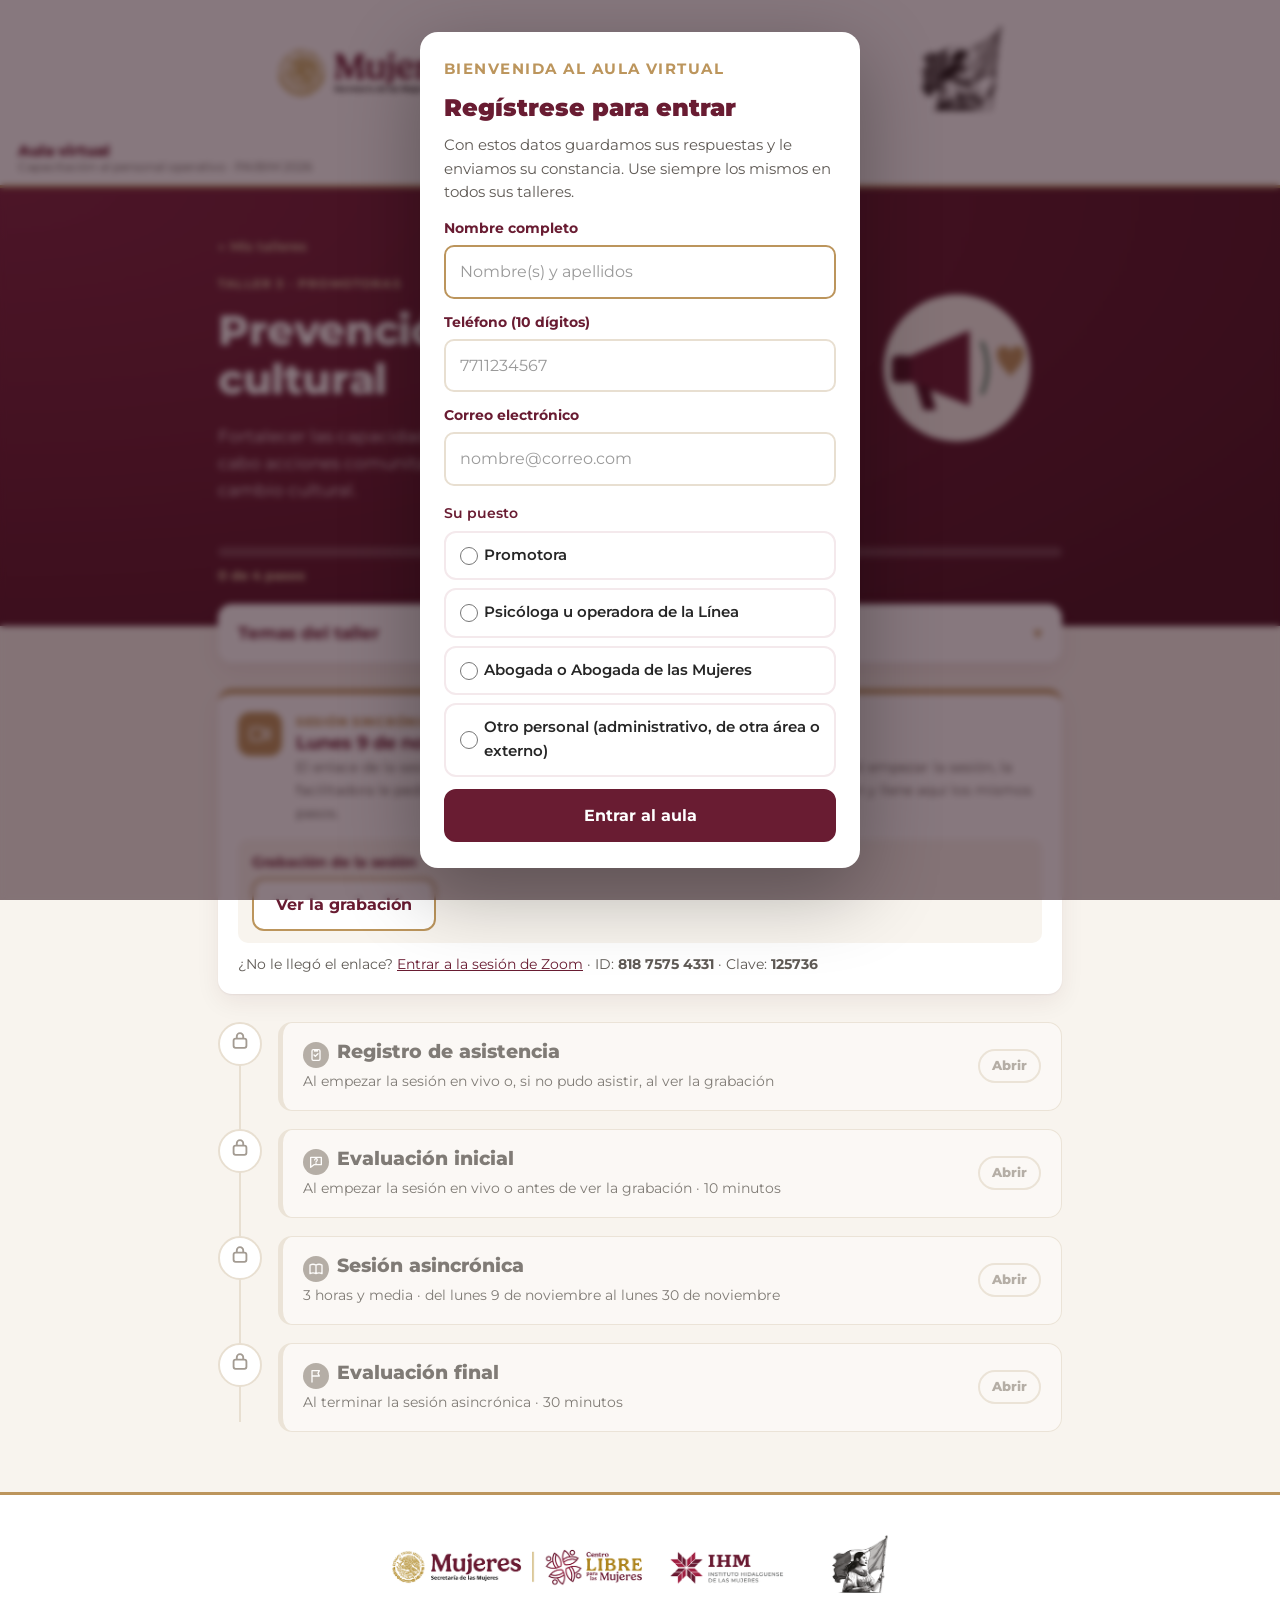
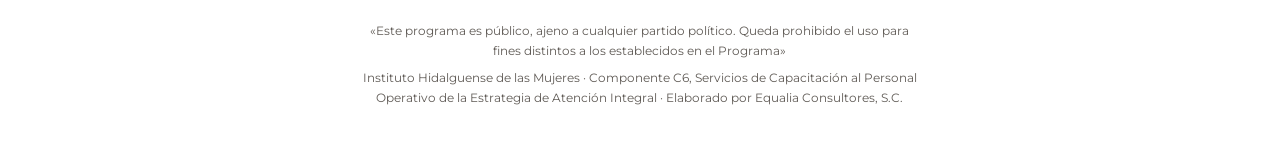
<file: taller-3.html>
<!doctype html>
<html lang="es-MX">
<head>
<meta charset="utf-8">
<meta name="viewport" content="width=device-width, initial-scale=1">
<title>Taller 3 · Prevención y cambio cultural · Aula virtual C6</title>
<meta name="robots" content="noindex">
<meta name="theme-color" content="#691C32">
<link rel="preconnect" href="https://fonts.googleapis.com"><link rel="preconnect" href="https://fonts.gstatic.com" crossorigin>
<link href="https://fonts.googleapis.com/css2?family=Montserrat:wght@400;500;600;700;800;900&display=swap" rel="stylesheet">
<link rel="stylesheet" href="estilos.css">
</head>
<body>
<div class="logos"><img src="img/franja-logos.png" alt="Secretaría de las Mujeres · Centro LIBRE para las Mujeres · Instituto Hidalguense de las Mujeres" width="1100" height="176"></div>
<header class="barra">
  <a class="barra-texto" href="index.html" aria-label="Inicio del aula"><strong>Aula virtual</strong><span>Capacitación al personal operativo · PAIBIM 2026</span></a>
  <div class="yo" id="yo" hidden><span id="yo-nombre"></span><button type="button" id="yo-cambiar">Cambiar</button></div>
</header>
<main class="taller">
<section class="portada portada-taller">
  <div class="portada-interior con-ilus"><div class="portada-ilus"><svg class="ilus" viewBox="0 0 200 160" role="img" aria-hidden="true"><circle cx="100" cy="80" r="70" fill="#F8F4EE"/>
  <path d="M52 70 L112 44 L112 116 L52 92 Z" fill="#691C32"/><rect x="38" y="68" width="18" height="26" rx="5" fill="#4A1222"/>
  <path d="M60 94 l8 26 h12 l-6 -22" fill="#4A1222"/>
  <path d="M138 66 c0 -9 13 -9 13 0 c0 -9 13 -9 13 0 c0 12 -13 19 -13 23 c0 -4 -13 -11 -13 -23 z" fill="#BC955C"/>
  <g stroke="#2F6B4F" stroke-width="3" stroke-linecap="round" fill="none"><path d="M124 56 q10 24 0 48"/></g></svg></div><div class="portada-texto">
    <a class="migas" href="index.html">← Mis talleres</a>
    <p class="etiqueta">Taller 3 · Promotoras</p>
    <h1>Prevención y cambio cultural</h1>
    <p class="objetivo">Fortalecer las capacidades de las promotoras para diseñar y llevar a cabo acciones comunitarias de prevención de las violencias y de cambio cultural.</p>
    </div><div class="progreso" aria-label="Progreso del taller"><div class="progreso-barra"><span id="progreso-relleno"></span></div><p id="progreso-texto">0 de 4 pasos</p></div>
  </div>
</section>
<div class="envoltura">
<details class="temas-caja"><summary>Temas del taller</summary><ul class="temas"><li>Prevención primaria de las violencias</li><li>Nuevas masculinidades</li><li>Cultura del buen trato</li><li>Comunicación con perspectiva de género</li><li>Diseño de campañas comunitarias</li><li>Educación para la paz</li></ul></details>
<section class="sincronica" id="vivo">
  <div class="sinc-cab"><span class="sinc-ico" aria-hidden="true"><svg viewBox="0 0 24 24"><rect x="2.5" y="6" width="13" height="12" rx="2.5" fill="none" stroke="currentColor" stroke-width="2"/><path d="M15.5 10.5l6-3.5v10l-6-3.5z" fill="none" stroke="currentColor" stroke-width="2" stroke-linejoin="round"/></svg></span><div><p class="sinc-etq">Sesión sincrónica · en vivo por Zoom</p>
  <h2>Lunes 9 de noviembre, de 10:00 a 14:00 h</h2><p class="sinc-sub">El enlace de la sesión se lo harán llegar las personas responsables del proyecto. Al empezar la sesión, la facilitadora le pedirá llenar aquí los pasos 1 y 2. Si no pudo asistir, vea la grabación y llene aquí los mismos pasos.</p></div></div>
  <div class="grabacion-caja"><p class="grab-tit">Grabación de la sesión</p><p id="grabacion"></p></div>
  <p class="zoom-datos" id="zoom-datos"></p><p class="zoom-estado" id="zoom-estado" hidden></p>
  <a class="btn btn-zoom" id="btn-zoom" target="_blank" rel="noopener" hidden></a><a id="btn-zoom-web" hidden></a>
</section>
<ol class="recorrido"><li class="paso" id="registro" data-paso="registro" data-estado="bloqueado">
  <div class="paso-marca"><span class="paso-num">1</span><span class="paso-ok"><svg viewBox="0 0 24 24" aria-hidden="true"><path d="M5 12.5l4.2 4.2L19 7" fill="none" stroke="currentColor" stroke-width="2.6" stroke-linecap="round" stroke-linejoin="round"/></svg></span><span class="paso-candado"><svg viewBox="0 0 24 24" aria-hidden="true"><rect x="5" y="10.5" width="14" height="10" rx="2.2" fill="none" stroke="currentColor" stroke-width="2"/><path d="M8.5 10.5V8a3.5 3.5 0 017 0v2.5" fill="none" stroke="currentColor" stroke-width="2"/></svg></span></div>
  <div class="paso-cuerpo">
    <header class="paso-cab"><button type="button" class="paso-abrir" aria-expanded="false"><span class="paso-tit"><h2><span class="paso-ico"><svg class="ico-paso" viewBox="0 0 24 24" aria-hidden="true"><rect x="6" y="4" width="12" height="16" rx="2" fill="none" stroke="currentColor" stroke-width="2"/><path d="M9 4.5h6v2.5H9z" fill="currentColor"/><path d="M9 12l2 2 4-4" fill="none" stroke="currentColor" stroke-width="2" stroke-linecap="round" stroke-linejoin="round"/></svg></span>Registro de asistencia</h2><p class="paso-sub">Al empezar la sesión en vivo o, si no pudo asistir, al ver la grabación</p><p class="paso-estado" aria-live="polite"></p></span><span class="paso-flecha" aria-hidden="true"><span class="pf-abrir">Abrir</span><span class="pf-cerrar">Cerrar</span></span></button></header>
    <div class="paso-bloqueo"><p>Se abre el <strong>lunes 9 de noviembre</strong>, día de la sesión en vivo, y queda abierto hasta el <strong>lunes 30 de noviembre</strong>.</p></div>
    <div class="paso-contenido"><p class="hacer"><b>Qué hacer:</b> llene o revise sus datos y pulse «Registrar mi asistencia».</p><div class="nativo" id="nf-registro"></div></div>
  </div>
</li><li class="paso" id="inicial" data-paso="inicial" data-estado="bloqueado">
  <div class="paso-marca"><span class="paso-num">2</span><span class="paso-ok"><svg viewBox="0 0 24 24" aria-hidden="true"><path d="M5 12.5l4.2 4.2L19 7" fill="none" stroke="currentColor" stroke-width="2.6" stroke-linecap="round" stroke-linejoin="round"/></svg></span><span class="paso-candado"><svg viewBox="0 0 24 24" aria-hidden="true"><rect x="5" y="10.5" width="14" height="10" rx="2.2" fill="none" stroke="currentColor" stroke-width="2"/><path d="M8.5 10.5V8a3.5 3.5 0 017 0v2.5" fill="none" stroke="currentColor" stroke-width="2"/></svg></span></div>
  <div class="paso-cuerpo">
    <header class="paso-cab"><button type="button" class="paso-abrir" aria-expanded="false"><span class="paso-tit"><h2><span class="paso-ico"><svg class="ico-paso" viewBox="0 0 24 24" aria-hidden="true"><path d="M4 5h16v11H9l-5 4z" fill="none" stroke="currentColor" stroke-width="2" stroke-linejoin="round"/><path d="M10 9a2 2 0 1 1 3 1.7c-.7.4-1 .8-1 1.6" fill="none" stroke="currentColor" stroke-width="1.8" stroke-linecap="round"/><circle cx="12" cy="14.3" r="1" fill="currentColor"/></svg></span>Evaluación inicial</h2><p class="paso-sub">Al empezar la sesión en vivo o antes de ver la grabación · 10 minutos</p><p class="paso-estado" aria-live="polite"></p></span><span class="paso-flecha" aria-hidden="true"><span class="pf-abrir">Abrir</span><span class="pf-cerrar">Cerrar</span></span></button></header>
    <div class="paso-bloqueo"><p>Se abre al llenar el registro de asistencia.</p></div>
    <div class="paso-contenido"><p class="hacer"><b>Qué hacer:</b> marque una respuesta en cada pregunta y pulse «Enviar la evaluación inicial». No es un examen.</p><div class="nativo" id="nf-inicial"></div></div>
  </div>
</li><li class="paso" id="asincronica" data-paso="asincronica" data-estado="bloqueado">
  <div class="paso-marca"><span class="paso-num">3</span><span class="paso-ok"><svg viewBox="0 0 24 24" aria-hidden="true"><path d="M5 12.5l4.2 4.2L19 7" fill="none" stroke="currentColor" stroke-width="2.6" stroke-linecap="round" stroke-linejoin="round"/></svg></span><span class="paso-candado"><svg viewBox="0 0 24 24" aria-hidden="true"><rect x="5" y="10.5" width="14" height="10" rx="2.2" fill="none" stroke="currentColor" stroke-width="2"/><path d="M8.5 10.5V8a3.5 3.5 0 017 0v2.5" fill="none" stroke="currentColor" stroke-width="2"/></svg></span></div>
  <div class="paso-cuerpo">
    <header class="paso-cab"><button type="button" class="paso-abrir" aria-expanded="false"><span class="paso-tit"><h2><span class="paso-ico"><svg class="ico-paso" viewBox="0 0 24 24" aria-hidden="true"><path d="M3 6c3-1.5 6-1.5 9 0v13c-3-1.5-6-1.5-9 0z M21 6c-3-1.5-6-1.5-9 0v13c3-1.5 6-1.5 9 0z" fill="none" stroke="currentColor" stroke-width="2" stroke-linejoin="round"/></svg></span>Sesión asincrónica</h2><p class="paso-sub">3 horas y media · del lunes 9 de noviembre al lunes 30 de noviembre</p><p class="paso-estado" aria-live="polite"></p></span><span class="paso-flecha" aria-hidden="true"><span class="pf-abrir">Abrir</span><span class="pf-cerrar">Cerrar</span></span></button></header>
    <div class="paso-bloqueo"><p>Se abre el <strong>lunes 9 de noviembre</strong>, desde el inicio de la sesión en vivo, si registró su asistencia y contestó la evaluación inicial. Tiene hasta el <strong>lunes 30 de noviembre</strong>.</p></div>
    <div class="paso-contenido"><p class="hacer"><b>Qué hacer:</b> haga las 3 partes en orden y entregue cada una con su botón. Tiene hasta el <strong>lunes 30 de noviembre</strong> a las 23:59 h.</p><p><a class="btn btn-sec" href="pdf/Cuaderno_Taller_3.pdf" target="_blank" rel="noopener">Ver o descargar todo en PDF</a></p><section class="tarjeta t-lectura"><header class="tarjeta-cab"><span class="tarjeta-num">1 de 3</span><span class="tarjeta-tipo">Lectura · 1 hora</span><h3>Prevenir desde la comunidad: masculinidades, buen trato, comunicación y paz</h3></header><p class="hacer"><b>Qué hacer:</b> pulse «Abrir la lectura» y léala, o escúchela.</p>
<details class="bloque"><summary>Abrir la lectura</summary><div class="texto" id="txt-lectura"><button type="button" class="escuchar" data-leer="#txt-lectura"><span class="esc-ico" aria-hidden="true">🔊</span><span class="esc-txt">Escuchar</span></button><h4>Prevenir es cambiar lo que se ve como normal</h4>
<p>La violencia contra las mujeres no aparece de la nada. Crece en ideas y costumbres que la hacen parecer normal: «los hombres son así», «ella se lo buscó», «la ropa sucia se lava en casa». Prevenir es cambiar esas ideas antes de que se conviertan en daño.</p>
<p>Las promotoras tienen un lugar privilegiado para hacerlo. Conocen a la gente, hablan su lengua y saben dónde se reúne la comunidad. Esta lectura le ofrece herramientas para diseñar acciones de prevención y de cambio cultural.</p>
<h4>¿Qué es la prevención primaria?</h4>
<p>La prevención puede darse en distintos momentos:</p>
<ul>
<li>La prevención primaria actúa antes de que la violencia ocurra. Busca cambiar sus causas: la desigualdad entre mujeres y hombres, los estereotipos y las costumbres que justifican la violencia.</li>
<li>Otras acciones se dirigen a detectar la violencia a tiempo, cuando ya empezó.</li>
<li>Otras más atienden a las mujeres que ya la viven, para que estén seguras y se recuperen.</li>
</ul>
<p>Este taller se centra en la prevención primaria. Se dirige a toda la comunidad: mujeres, hombres, jóvenes, niñas y niños, autoridades, escuelas e iglesias.</p>
<p>Una imagen útil es el iceberg. Arriba del agua se ve la violencia más evidente, como los golpes. Abajo, sin que se note, están las formas más sutiles: burlas, celos, control del dinero, prohibiciones, chistes que humillan. Y más abajo todavía están las creencias que sostienen todo. La prevención primaria trabaja sobre la parte de abajo.</p>
<p>La ley general reconoce distintos tipos de violencia, como la psicológica, la física, la patrimonial, la económica y la sexual. También reconoce que la violencia ocurre en distintos ámbitos, por ejemplo en la familia, en la comunidad, en la escuela o el trabajo, en las instituciones y en los medios digitales.</p>
<h4>Nuevas masculinidades</h4>
<p>Desde pequeños, a muchos niños se les enseña que un hombre «de verdad» no llora, no pide ayuda, siempre manda, siempre provee y resuelve las cosas con fuerza. A estas ideas se les llama mandatos de la masculinidad.</p>
<p>Esos mandatos dañan a las mujeres, porque justifican el control y la violencia. También dañan a los propios hombres: los alejan de sus emociones, los llevan a correr riesgos y los separan del cuidado de sus hijas e hijos.</p>
<p>Hablar de nuevas masculinidades es abrir otras formas de ser hombre: hombres que cuidan, que expresan lo que sienten, que comparten las tareas de la casa y que resuelven los conflictos sin violencia.</p>
<p>Trabajar con hombres es parte de la prevención. Pero hay que cuidar dos cosas. La primera: el centro sigue siendo la vida libre de violencia de las mujeres. La segunda: la promotora no debe ponerse en riesgo. Las actividades con hombres conviene planearlas con el equipo del Centro LIBRE y, cuando sea posible, con aliados de la comunidad.</p>
<h4>Cultura del buen trato</h4>
<p>El buen trato es una forma de relacionarnos basada en el respeto. Se aprende y se practica todos los días, en la casa, la escuela y la comunidad. Tiene algunos componentes:</p>
<ul>
<li>Reconocer: ver a la otra persona como alguien valioso, con derechos.</li>
<li>Empatía: ponerse en el lugar de la otra persona.</li>
<li>Comunicación: hablar y escuchar sin gritos ni humillaciones.</li>
<li>Negociación: buscar acuerdos donde nadie gane a costa de la otra persona.</li>
<li>Respeto a las decisiones y a los límites de cada quien.</li>
</ul>
<p>Promover el buen trato es una forma positiva de prevenir. En lugar de hablar solo de lo que no se debe hacer, se muestra cómo sí podemos tratarnos.</p>
<h4>Comunicación con perspectiva de género</h4>
<p>Todo lo que comunicamos enseña algo: un cartel, un mensaje en el teléfono, un aviso por perifoneo, una plática. Comunicar con perspectiva de género significa revisar que nuestros mensajes no repitan estereotipos ni culpen a las mujeres.</p>
<p>Algunas pautas:</p>
<ul>
<li>Usar lenguaje incluyente: nombrar a mujeres y hombres, o usar palabras que incluyan a todas las personas.</li>
<li>Mostrar a mujeres y hombres en papeles diversos: hombres que cuidan, mujeres que deciden.</li>
<li>Nunca culpar a las mujeres de la violencia que viven.</li>
<li>No usar imágenes de mujeres golpeadas o llorando. Revictimizan y no ayudan a prevenir.</li>
<li>Dar mensajes claros y positivos, con información útil: a dónde acudir y qué derechos se tienen.</li>
<li>Hablar en la lengua de la comunidad. En las comunidades nahuas y hñähñu, conviene preparar los mensajes con personas hablantes de la lengua.</li>
</ul>
<h4>Diseño de campañas comunitarias</h4>
<p>Una campaña es un conjunto de acciones de comunicación con un mismo mensaje, dirigido a un público, durante un tiempo. Para diseñarla, estos pasos ayudan:</p>
<ol>
<li>Problema: ¿qué idea o costumbre queremos cambiar?</li>
<li>Público: ¿a quién nos dirigimos? Por ejemplo, jóvenes, madres y padres o autoridades comunitarias.</li>
<li>Mensaje clave: una frase corta, clara y positiva.</li>
<li>Medios: ¿por dónde llegamos a ese público? Puede ser perifoneo, radio comunitaria, carteles, mensajes por teléfono, ferias, asambleas o actividades en la escuela.</li>
<li>Lengua y cultura: ¿el mensaje se entiende y se respeta en la comunidad?</li>
<li>Aliadas y aliados: ¿quién nos puede ayudar? Por ejemplo, la escuela, el centro de salud, grupos de jóvenes o autoridades comunitarias.</li>
<li>Calendario: qué se hace y cuándo.</li>
<li>Evaluación: ¿cómo sabremos si el mensaje llegó?</li>
</ol>
<p>Antes de lanzar la campaña, pruebe el mensaje con un grupo pequeño de la comunidad. Pregunte qué entendieron. Si no se entiende, se ajusta.</p>
<h4>Educación para la paz</h4>
<p>La educación para la paz enseña a convivir sin violencia. Enseña a resolver los conflictos con diálogo, a escuchar, a expresar lo que sentimos y a respetar las diferencias.</p>
<p>Los conflictos son parte de la vida. Lo que se puede cambiar es la manera de enfrentarlos. En la escuela, en la familia y en la comunidad se pueden practicar los círculos de diálogo, los acuerdos de convivencia y los juegos cooperativos.</p>
<p>Una aclaración importante: la educación para la paz no significa pedir a una mujer que «haga las paces» con quien la violenta. La violencia contra las mujeres no es un simple conflicto. Cuando una mujer vive violencia, se le vincula con el equipo del Centro LIBRE, conforme a los protocolos del Instituto.</p>
<p>Si se trata de una niña o adolescente, no investigue ni hable con el agresor: infórmelo de inmediato al equipo del Centro LIBRE para activar la ruta de protección que corresponda, conforme a la normativa vigente y a los protocolos del Instituto.</p>
<h4>Para recordar</h4>
<ul>
<li>La prevención primaria actúa antes de la violencia y cambia sus causas.</li>
<li>Los mandatos de la masculinidad dañan a mujeres y hombres; hay otras formas de ser hombre.</li>
<li>El buen trato se aprende y se practica.</li>
<li>Comunicar con perspectiva de género es no repetir estereotipos ni culpar a las mujeres.</li>
<li>Una campaña tiene problema, público, mensaje, medios, aliados, calendario y evaluación.</li>
<li>La educación para la paz enseña a convivir sin violencia, pero la violencia contra las mujeres no se «concilia».</li>
</ul></div></details></section>
<section class="tarjeta t-act" id="t-act"><header class="tarjeta-cab"><span class="tarjeta-num">2 de 3</span><span class="tarjeta-tipo">Actividad práctica · 1 hora 30</span><h3>Mi mini campaña de prevención</h3><p class="tarjeta-estado" id="est-act"></p></header><p class="hacer"><b>Qué hacer:</b> abra las instrucciones, llene cada casilla y pulse «Entregar esta actividad».</p>
<details class="bloque"><summary>Abrir las instrucciones</summary><div class="texto" id="txt-act"><button type="button" class="escuchar" data-leer="#txt-act"><span class="esc-ico" aria-hidden="true">🔊</span><span class="esc-txt">Escuchar</span></button><ol>
<li>Piense en una idea o costumbre de su comunidad que justifica o normaliza la violencia contra las mujeres (por ejemplo, «los celos son prueba de amor»).</li>
<li>Escriba a qué público quiere llegar: jóvenes, madres y padres, hombres adultos, autoridades comunitarias u otro.</li>
<li>Escriba un mensaje clave: una frase corta, clara y positiva, que no culpe a las mujeres ni use imágenes de violencia.</li>
<li>Anote dos medios que usaría para difundirlo (por ejemplo, perifoneo, radio comunitaria, carteles, mensajes por teléfono, asamblea o actividad en la escuela) y en qué lengua.</li>
<li>Escriba quién le podría ayudar en la comunidad.</li>
<li>Anote una forma sencilla de saber si el mensaje llegó. Si puede, pruebe su mensaje con dos o tres personas de confianza y escriba qué entendieron.</li>
</ol><p class="entregable"><strong>Qué entrega:</strong> Su mini campaña, escrita en el formulario de entrega del aula virtual.</p></div></details>
<div class="nativo" id="nf-act"></div></section>
<section class="tarjeta t-caso" id="t-caso"><header class="tarjeta-cab"><span class="tarjeta-num">3 de 3</span><span class="tarjeta-tipo">Caso para resolver · 1 hora</span><h3>Alma y la secundaria</h3><p class="tarjeta-estado" id="est-caso"></p></header><p class="hacer"><b>Qué hacer:</b> abra el caso, responda cada pregunta y pulse «Entregar el caso».</p>
<details class="bloque"><summary>Abrir el caso</summary><div class="texto" id="txt-caso"><button type="button" class="escuchar" data-leer="#txt-caso"><span class="esc-ico" aria-hidden="true">🔊</span><span class="esc-txt">Escuchar</span></button><p>Alma es promotora del Centro LIBRE en una zona de Hidalgo donde hay comunidades hñähñu y comunidades donde se habla solo español. La directora de una secundaria le pidió ayuda: en la escuela hay muchas burlas entre estudiantes, algunos muchachos revisan el teléfono de sus novias y las amenazan con publicar sus fotos si las dejan.</p>
<p>La directora quiere que Alma dé una plática sobre «el noviazgo violento» y propone usar un cartel que encontró: una joven con la cara golpeada y la frase «¿Vas a dejar que te pase a ti?».</p>
<p>Alma también ha notado otras cosas en la comunidad. En la tienda, los señores hacen bromas sobre los hombres que cargan a sus bebés. En las fiestas, se dice que «un hombre que no manda en su casa no es hombre». Algunas madres le han dicho que sus hijas no quieren seguir estudiando porque sus novios no las dejan.</p>
<p>En la comunidad hay un grupo de jóvenes que toca música, una radio comunitaria que transmite en hñähñu y en español, un comité de madres y padres de familia y un médico en el centro de salud que se ha mostrado interesado en el tema.</p>
<p>Alma tiene dos meses para trabajar con la escuela. Piensa que una sola plática no va a cambiar mucho. Le gustaría hacer algo más amplio, que llegue también a las familias y a los muchachos, pero no sabe por dónde empezar. Tampoco está segura de que el cartel que propone la directora sea una buena idea.</p>
<p>Además, un maestro le comentó que una alumna le contó que su novio la amenazó. Alma se pregunta qué debe hacer en ese caso.</p><h4>Preguntas</h4><ol><li>¿Qué problemas tiene el cartel que propone la directora? ¿Qué mensaje y qué imagen propondría usted en su lugar?</li><li>¿Qué mandatos de la masculinidad aparecen en la comunidad de Alma? ¿Qué actividad podría hacer con los muchachos para trabajarlos?</li><li>Diseñe a grandes rasgos una campaña de dos meses con los pasos vistos: problema, público, mensaje, medios, lengua, aliados, calendario y evaluación. ¿Cómo usaría la radio comunitaria y al grupo de jóvenes?</li><li>¿Qué debe hacer Alma con lo que la alumna le contó al maestro? ¿Por qué no basta con la prevención en ese caso?</li></ol></div></details>
<div class="nativo" id="nf-caso"></div></section></div>
  </div>
</li><li class="paso" id="final" data-paso="final" data-estado="bloqueado">
  <div class="paso-marca"><span class="paso-num">4</span><span class="paso-ok"><svg viewBox="0 0 24 24" aria-hidden="true"><path d="M5 12.5l4.2 4.2L19 7" fill="none" stroke="currentColor" stroke-width="2.6" stroke-linecap="round" stroke-linejoin="round"/></svg></span><span class="paso-candado"><svg viewBox="0 0 24 24" aria-hidden="true"><rect x="5" y="10.5" width="14" height="10" rx="2.2" fill="none" stroke="currentColor" stroke-width="2"/><path d="M8.5 10.5V8a3.5 3.5 0 017 0v2.5" fill="none" stroke="currentColor" stroke-width="2"/></svg></span></div>
  <div class="paso-cuerpo">
    <header class="paso-cab"><button type="button" class="paso-abrir" aria-expanded="false"><span class="paso-tit"><h2><span class="paso-ico"><svg class="ico-paso" viewBox="0 0 24 24" aria-hidden="true"><path d="M6 21V4M6 4h11l-2 4 2 4H6" fill="none" stroke="currentColor" stroke-width="2" stroke-linecap="round" stroke-linejoin="round"/></svg></span>Evaluación final</h2><p class="paso-sub">Al terminar la sesión asincrónica · 30 minutos</p><p class="paso-estado" aria-live="polite"></p></span><span class="paso-flecha" aria-hidden="true"><span class="pf-abrir">Abrir</span><span class="pf-cerrar">Cerrar</span></span></button></header>
    <div class="paso-bloqueo"><p>Se abre cuando haya entregado la actividad práctica y el caso.</p></div>
    <div class="paso-contenido"><p class="hacer"><b>Qué hacer:</b> marque una respuesta en cada pregunta y pulse «Enviar la evaluación final». Con esto termina el taller.</p><div class="nativo" id="nf-final"></div></div>
  </div>
</li></ol>
<section class="constancia" id="constancia" hidden>
  <div class="sello"><svg viewBox="0 0 24 24" aria-hidden="true"><path d="M5 12.5l4.2 4.2L19 7" fill="none" stroke="currentColor" stroke-width="2.6" stroke-linecap="round" stroke-linejoin="round"/></svg></div>
  <h2>Taller completado</h2>
  <p>Contestó la evaluación inicial, registró su asistencia, entregó la actividad y el caso, y contestó la evaluación final. <strong>Tiene derecho a su constancia de participación.</strong></p>
  <p class="nota">Su constancia se le enviará al correo que dio en su registro, cuando esté firmada.</p>
  <p class="fullet"><a class="btn" href="pdf/Lo_mas_importante_Taller_3.pdf" target="_blank" rel="noopener">Descargar «Lo más importante» del taller</a></p>
</section>
<p class="comprobando" id="comprobando" hidden>Comprobando sus respuestas…</p>
</div>
</main>
<dialog class="identidad" id="identidad">
  <form method="dialog" id="form-identidad">
    <p class="etiqueta">Bienvenida al aula virtual</p>
    <h2>Regístrese para entrar</h2>
    <p>Con estos datos guardamos sus respuestas y le enviamos su constancia. Use siempre los mismos en todos sus talleres.</p>
    <label>Nombre completo<input id="id-nombre" name="nombre" autocomplete="name" required minlength="5" placeholder="Nombre(s) y apellidos"></label>
    <label>Teléfono (10 dígitos)<input id="id-tel" name="tel" inputmode="numeric" autocomplete="tel" required pattern="[0-9]{10}" maxlength="10" placeholder="7711234567"></label>
    <label>Correo electrónico<input id="id-correo" name="correo" type="email" autocomplete="email" required placeholder="nombre@correo.com"></label>
    <fieldset class="puestos"><legend>Su puesto</legend>
      <label class="puesto-op"><input type="radio" name="puesto" value="promotoras" required><span>Promotora</span></label>
      <label class="puesto-op"><input type="radio" name="puesto" value="psicologas"><span>Psicóloga u operadora de la Línea</span></label>
      <label class="puesto-op"><input type="radio" name="puesto" value="abogadas"><span>Abogada o Abogada de las Mujeres</span></label>
      <label class="puesto-op"><input type="radio" name="puesto" value="otro"><span>Otro personal (administrativo, de otra área o externo)</span></label>
    </fieldset>
    <p class="error" id="id-error" hidden>Revise los datos: nombre completo, teléfono de 10 dígitos sin espacios, un correo válido y su puesto.</p>
    <button class="btn" type="submit" value="ok">Entrar al aula</button>
  </form>
</dialog>
<footer class="pie">
  <img class="franja" src="img/franja-logos.png" alt="Secretaría de las Mujeres · Centro LIBRE para las Mujeres · Instituto Hidalguense de las Mujeres" width="550" height="88" loading="lazy">
  <p class="leyenda">«Este programa es público, ajeno a cualquier partido político. Queda prohibido el uso para fines distintos a los establecidos en el Programa»</p>
  <p class="autoria">Instituto Hidalguense de las Mujeres · Componente C6, Servicios de Capacitación al Personal Operativo de la Estrategia de Atención Integral · Elaborado por Equalia Consultores, S.C.</p>
</footer>
<script src="config.js"></script>
<script>window.TALLER = {"taller": "3", "titulo": "Prevención y cambio cultural", "registro_abre": "2026-11-09T06:00:00Z", "registro_cierra": "2026-12-01T05:59:00Z", "zoom_abre": "2026-11-09T15:45:00Z", "zoom_inicio": "2026-11-09T16:00:00Z", "zoom_fin": "2026-11-09T20:00:00Z", "asinc_abre": "2026-11-09T16:00:00Z", "asinc_cierra": "2026-12-01T05:59:00Z", "plantilla": "Idea o costumbre que quiero cambiar:\n\nPúblico:\n\nMensaje clave:\n\nDos medios para difundirlo, y en qué lengua:\n1.\n2.\n\nQuién me podría ayudar:\n\nCómo sabré si el mensaje llegó:"};</script>
<script src="aula.js"></script>
</body>
</html>
</file>
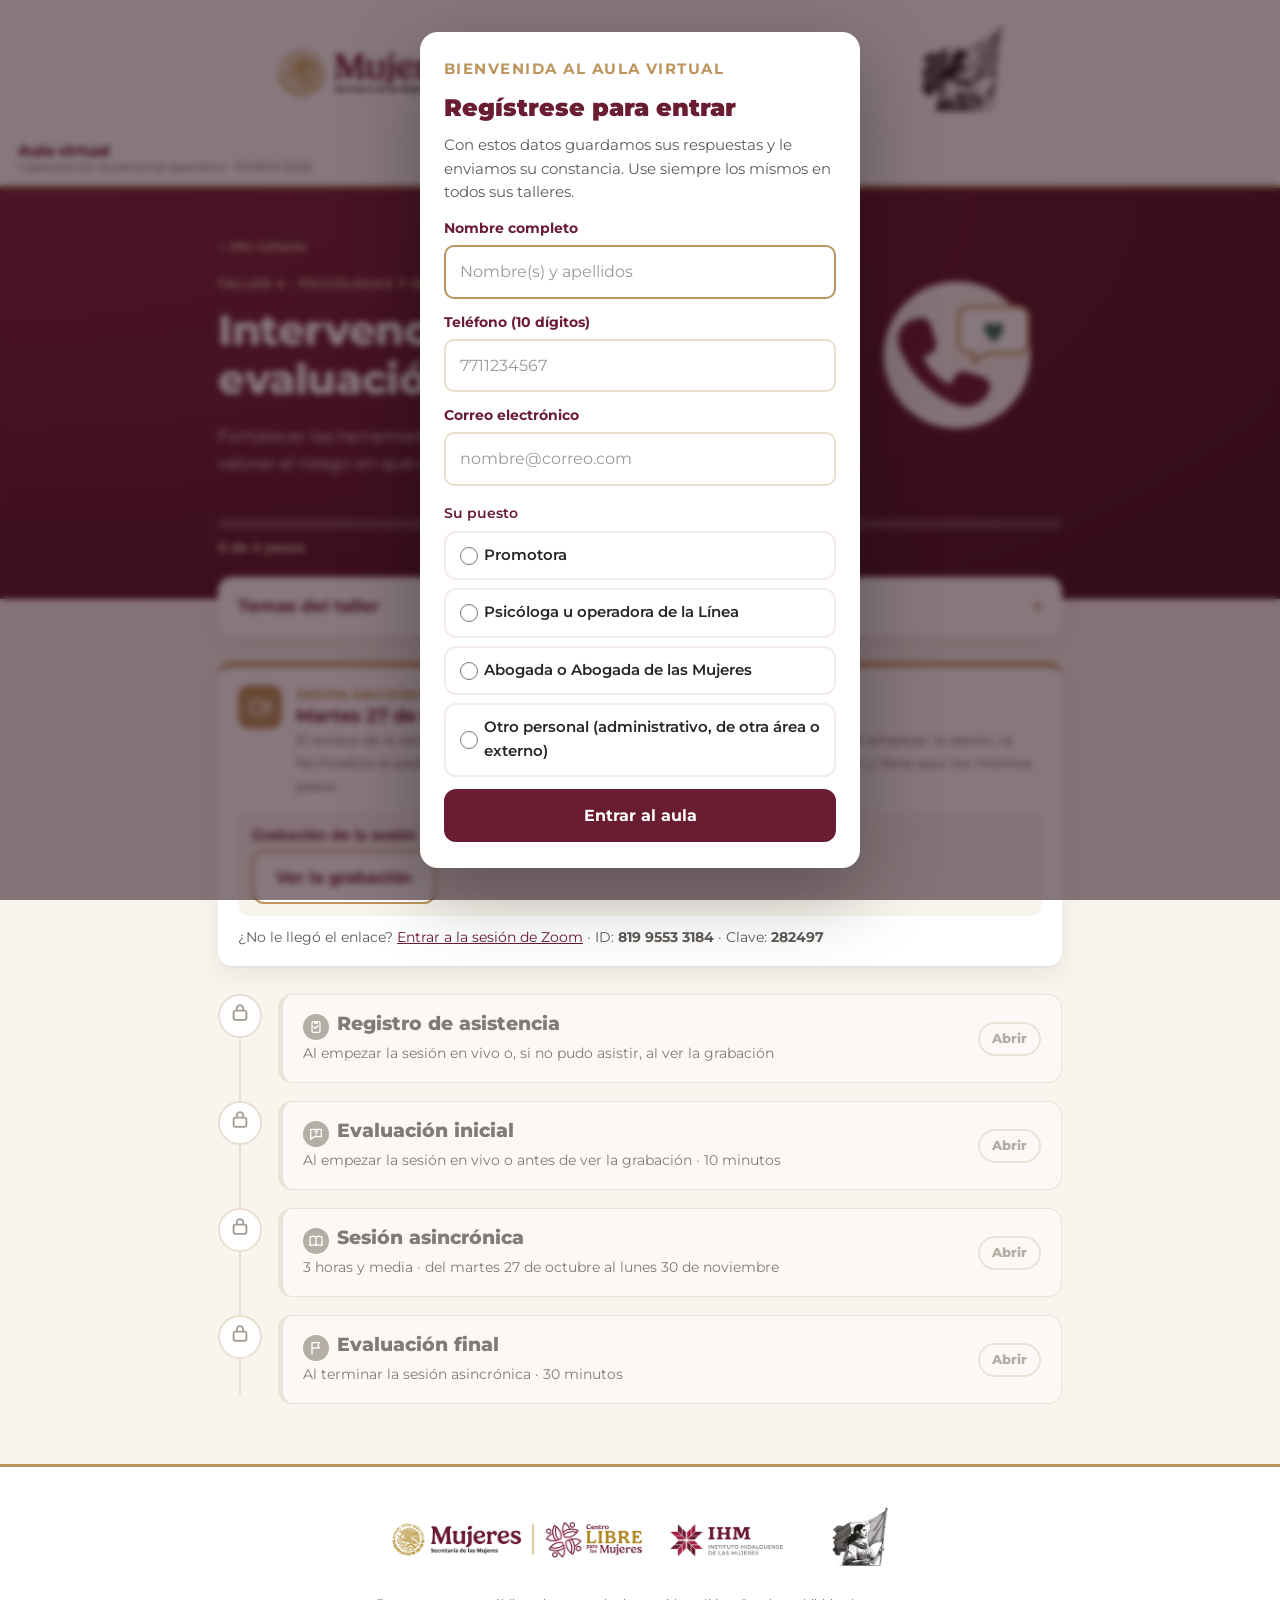
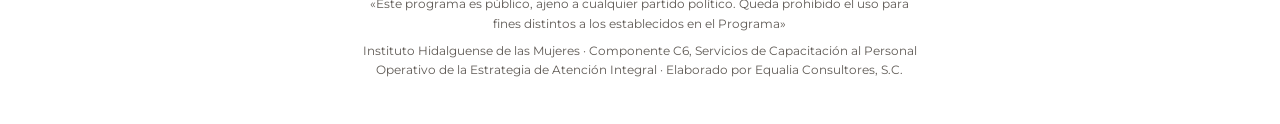
<file: taller-4.html>
<!doctype html>
<html lang="es-MX">
<head>
<meta charset="utf-8">
<meta name="viewport" content="width=device-width, initial-scale=1">
<title>Taller 4 · Intervención en crisis y evaluación del riesgo · Aula virtual C6</title>
<meta name="robots" content="noindex">
<meta name="theme-color" content="#691C32">
<link rel="preconnect" href="https://fonts.googleapis.com"><link rel="preconnect" href="https://fonts.gstatic.com" crossorigin>
<link href="https://fonts.googleapis.com/css2?family=Montserrat:wght@400;500;600;700;800;900&display=swap" rel="stylesheet">
<link rel="stylesheet" href="estilos.css">
</head>
<body>
<div class="logos"><img src="img/franja-logos.png" alt="Secretaría de las Mujeres · Centro LIBRE para las Mujeres · Instituto Hidalguense de las Mujeres" width="1100" height="176"></div>
<header class="barra">
  <a class="barra-texto" href="index.html" aria-label="Inicio del aula"><strong>Aula virtual</strong><span>Capacitación al personal operativo · PAIBIM 2026</span></a>
  <div class="yo" id="yo" hidden><span id="yo-nombre"></span><button type="button" id="yo-cambiar">Cambiar</button></div>
</header>
<main class="taller">
<section class="portada portada-taller">
  <div class="portada-interior con-ilus"><div class="portada-ilus"><svg class="ilus" viewBox="0 0 200 160" role="img" aria-hidden="true"><circle cx="100" cy="80" r="70" fill="#F8F4EE"/>
  <path d="M60 46 c8 -4 14 0 16 8 l4 14 c1 5 -2 9 -6 11 l-6 3 c5 12 14 21 26 26 l3 -6 c2 -4 6 -7 11 -6 l14 4 c8 2 12 8 8 16 c-6 12 -20 16 -32 11 c-24 -10 -42 -28 -52 -52 c-5 -12 -1 -26 14 -29 z" fill="#691C32"/>
  <path d="M112 34 h46 a10 10 0 0 1 10 10 v24 a10 10 0 0 1 -10 10 h-30 l-12 10 v-10 h-4 a10 10 0 0 1 -10 -10 v-24 a10 10 0 0 1 10 -10 z" fill="#FFFFFF" stroke="#BC955C" stroke-width="3"/>
  <path d="M126 54 c0 -6 9 -6 9 0 c0 -6 9 -6 9 0 c0 8 -9 12 -9 15 c0 -3 -9 -7 -9 -15 z" fill="#2F6B4F"/></svg></div><div class="portada-texto">
    <a class="migas" href="index.html">← Mis talleres</a>
    <p class="etiqueta">Taller 4 · Psicólogas y operadoras de la Línea</p>
    <h1>Intervención en crisis y evaluación del riesgo</h1>
    <p class="objetivo">Fortalecer las herramientas del personal para intervenir en crisis y valorar el riesgo en que se encuentran las mujeres.</p>
    </div><div class="progreso" aria-label="Progreso del taller"><div class="progreso-barra"><span id="progreso-relleno"></span></div><p id="progreso-texto">0 de 4 pasos</p></div>
  </div>
</section>
<div class="envoltura">
<details class="temas-caja"><summary>Temas del taller</summary><ul class="temas"><li>Intervención en crisis</li><li>Evaluación del riesgo</li></ul></details>
<section class="sincronica" id="vivo">
  <div class="sinc-cab"><span class="sinc-ico" aria-hidden="true"><svg viewBox="0 0 24 24"><rect x="2.5" y="6" width="13" height="12" rx="2.5" fill="none" stroke="currentColor" stroke-width="2"/><path d="M15.5 10.5l6-3.5v10l-6-3.5z" fill="none" stroke="currentColor" stroke-width="2" stroke-linejoin="round"/></svg></span><div><p class="sinc-etq">Sesión sincrónica · en vivo por Zoom</p>
  <h2>Martes 27 de octubre, de 10:00 a 14:00 h</h2><p class="sinc-sub">El enlace de la sesión se lo harán llegar las personas responsables del proyecto. Al empezar la sesión, la facilitadora le pedirá llenar aquí los pasos 1 y 2. Si no pudo asistir, vea la grabación y llene aquí los mismos pasos.</p></div></div>
  <div class="grabacion-caja"><p class="grab-tit">Grabación de la sesión</p><p id="grabacion"></p></div>
  <p class="zoom-datos" id="zoom-datos"></p><p class="zoom-estado" id="zoom-estado" hidden></p>
  <a class="btn btn-zoom" id="btn-zoom" target="_blank" rel="noopener" hidden></a><a id="btn-zoom-web" hidden></a>
</section>
<ol class="recorrido"><li class="paso" id="registro" data-paso="registro" data-estado="bloqueado">
  <div class="paso-marca"><span class="paso-num">1</span><span class="paso-ok"><svg viewBox="0 0 24 24" aria-hidden="true"><path d="M5 12.5l4.2 4.2L19 7" fill="none" stroke="currentColor" stroke-width="2.6" stroke-linecap="round" stroke-linejoin="round"/></svg></span><span class="paso-candado"><svg viewBox="0 0 24 24" aria-hidden="true"><rect x="5" y="10.5" width="14" height="10" rx="2.2" fill="none" stroke="currentColor" stroke-width="2"/><path d="M8.5 10.5V8a3.5 3.5 0 017 0v2.5" fill="none" stroke="currentColor" stroke-width="2"/></svg></span></div>
  <div class="paso-cuerpo">
    <header class="paso-cab"><button type="button" class="paso-abrir" aria-expanded="false"><span class="paso-tit"><h2><span class="paso-ico"><svg class="ico-paso" viewBox="0 0 24 24" aria-hidden="true"><rect x="6" y="4" width="12" height="16" rx="2" fill="none" stroke="currentColor" stroke-width="2"/><path d="M9 4.5h6v2.5H9z" fill="currentColor"/><path d="M9 12l2 2 4-4" fill="none" stroke="currentColor" stroke-width="2" stroke-linecap="round" stroke-linejoin="round"/></svg></span>Registro de asistencia</h2><p class="paso-sub">Al empezar la sesión en vivo o, si no pudo asistir, al ver la grabación</p><p class="paso-estado" aria-live="polite"></p></span><span class="paso-flecha" aria-hidden="true"><span class="pf-abrir">Abrir</span><span class="pf-cerrar">Cerrar</span></span></button></header>
    <div class="paso-bloqueo"><p>Se abre el <strong>martes 27 de octubre</strong>, día de la sesión en vivo, y queda abierto hasta el <strong>lunes 30 de noviembre</strong>.</p></div>
    <div class="paso-contenido"><p class="hacer"><b>Qué hacer:</b> llene o revise sus datos y pulse «Registrar mi asistencia».</p><div class="nativo" id="nf-registro"></div></div>
  </div>
</li><li class="paso" id="inicial" data-paso="inicial" data-estado="bloqueado">
  <div class="paso-marca"><span class="paso-num">2</span><span class="paso-ok"><svg viewBox="0 0 24 24" aria-hidden="true"><path d="M5 12.5l4.2 4.2L19 7" fill="none" stroke="currentColor" stroke-width="2.6" stroke-linecap="round" stroke-linejoin="round"/></svg></span><span class="paso-candado"><svg viewBox="0 0 24 24" aria-hidden="true"><rect x="5" y="10.5" width="14" height="10" rx="2.2" fill="none" stroke="currentColor" stroke-width="2"/><path d="M8.5 10.5V8a3.5 3.5 0 017 0v2.5" fill="none" stroke="currentColor" stroke-width="2"/></svg></span></div>
  <div class="paso-cuerpo">
    <header class="paso-cab"><button type="button" class="paso-abrir" aria-expanded="false"><span class="paso-tit"><h2><span class="paso-ico"><svg class="ico-paso" viewBox="0 0 24 24" aria-hidden="true"><path d="M4 5h16v11H9l-5 4z" fill="none" stroke="currentColor" stroke-width="2" stroke-linejoin="round"/><path d="M10 9a2 2 0 1 1 3 1.7c-.7.4-1 .8-1 1.6" fill="none" stroke="currentColor" stroke-width="1.8" stroke-linecap="round"/><circle cx="12" cy="14.3" r="1" fill="currentColor"/></svg></span>Evaluación inicial</h2><p class="paso-sub">Al empezar la sesión en vivo o antes de ver la grabación · 10 minutos</p><p class="paso-estado" aria-live="polite"></p></span><span class="paso-flecha" aria-hidden="true"><span class="pf-abrir">Abrir</span><span class="pf-cerrar">Cerrar</span></span></button></header>
    <div class="paso-bloqueo"><p>Se abre al llenar el registro de asistencia.</p></div>
    <div class="paso-contenido"><p class="hacer"><b>Qué hacer:</b> marque una respuesta en cada pregunta y pulse «Enviar la evaluación inicial». No es un examen.</p><div class="nativo" id="nf-inicial"></div></div>
  </div>
</li><li class="paso" id="asincronica" data-paso="asincronica" data-estado="bloqueado">
  <div class="paso-marca"><span class="paso-num">3</span><span class="paso-ok"><svg viewBox="0 0 24 24" aria-hidden="true"><path d="M5 12.5l4.2 4.2L19 7" fill="none" stroke="currentColor" stroke-width="2.6" stroke-linecap="round" stroke-linejoin="round"/></svg></span><span class="paso-candado"><svg viewBox="0 0 24 24" aria-hidden="true"><rect x="5" y="10.5" width="14" height="10" rx="2.2" fill="none" stroke="currentColor" stroke-width="2"/><path d="M8.5 10.5V8a3.5 3.5 0 017 0v2.5" fill="none" stroke="currentColor" stroke-width="2"/></svg></span></div>
  <div class="paso-cuerpo">
    <header class="paso-cab"><button type="button" class="paso-abrir" aria-expanded="false"><span class="paso-tit"><h2><span class="paso-ico"><svg class="ico-paso" viewBox="0 0 24 24" aria-hidden="true"><path d="M3 6c3-1.5 6-1.5 9 0v13c-3-1.5-6-1.5-9 0z M21 6c-3-1.5-6-1.5-9 0v13c3-1.5 6-1.5 9 0z" fill="none" stroke="currentColor" stroke-width="2" stroke-linejoin="round"/></svg></span>Sesión asincrónica</h2><p class="paso-sub">3 horas y media · del martes 27 de octubre al lunes 30 de noviembre</p><p class="paso-estado" aria-live="polite"></p></span><span class="paso-flecha" aria-hidden="true"><span class="pf-abrir">Abrir</span><span class="pf-cerrar">Cerrar</span></span></button></header>
    <div class="paso-bloqueo"><p>Se abre el <strong>martes 27 de octubre</strong>, desde el inicio de la sesión en vivo, si registró su asistencia y contestó la evaluación inicial. Tiene hasta el <strong>lunes 30 de noviembre</strong>.</p></div>
    <div class="paso-contenido"><p class="hacer"><b>Qué hacer:</b> haga las 3 partes en orden y entregue cada una con su botón. Tiene hasta el <strong>lunes 30 de noviembre</strong> a las 23:59 h.</p><p><a class="btn btn-sec" href="pdf/Cuaderno_Taller_4.pdf" target="_blank" rel="noopener">Ver o descargar todo en PDF</a></p><section class="tarjeta t-lectura"><header class="tarjeta-cab"><span class="tarjeta-num">1 de 3</span><span class="tarjeta-tipo">Lectura · 1 hora</span><h3>Primeros auxilios psicológicos, evaluación del riesgo y plan de seguridad</h3></header><p class="hacer"><b>Qué hacer:</b> pulse «Abrir la lectura» y léala, o escúchela.</p>
<details class="bloque"><summary>Abrir la lectura</summary><div class="texto" id="txt-lectura"><button type="button" class="escuchar" data-leer="#txt-lectura"><span class="esc-ico" aria-hidden="true">🔊</span><span class="esc-txt">Escuchar</span></button><h4>Para qué sirve esta lectura</h4>
<p>En su trabajo, muchas mujeres llegan en un momento muy difícil. Algunas llegan al Centro LIBRE. Otras llaman a la Línea Telefónica. Esta lectura le ayuda a responder con calma en ese momento. También le ayuda a valorar si la mujer está en peligro y a preparar con ella un plan de seguridad.</p>
<p>Todo lo que aquí se explica se aplica siempre conforme a la normativa vigente y a los protocolos del Instituto. Esta lectura no sustituye esos protocolos. Los complementa.</p>
<h4>Qué es una crisis</h4>
<p>Una crisis es un momento en que una persona siente que ya no puede con lo que está viviendo. Sus formas habituales de resolver los problemas dejan de funcionar.</p>
<p>Una mujer en crisis puede llorar sin parar, quedarse callada o hablar muy rápido. Puede estar confundida, enojada o con mucho miedo. Todas estas reacciones son esperables ante una situación de violencia. No son una enfermedad ni un defecto de la mujer.</p>
<p>La crisis no se resuelve en una sola atención. Lo que sí podemos hacer es ayudar a que la mujer recupere un poco de calma, se sienta escuchada y tenga un siguiente paso claro.</p>
<h4>Primeros auxilios psicológicos</h4>
<p>La intervención en crisis que hacemos en los Centros LIBRE y en la Línea Telefónica es de primer contacto. Se llama también primeros auxilios psicológicos. No es terapia. No se hacen diagnósticos ni se habla de medicamentos. Si la mujer necesita atención de salud, se le canaliza conforme a los protocolos del Instituto.</p>
<p>Los primeros auxilios psicológicos tienen cuatro pasos sencillos:</p>
<ol>
<li>Escuchar. Dejar que la mujer cuente lo que quiera, a su ritmo. No interrumpir. No juzgar. No pedir detalles que no hacen falta.</li>
<li>Contener. Ayudarle a bajar la angustia. Hablar despacio y con voz tranquila. Validar lo que siente: «Es comprensible que tenga miedo».</li>
<li>Cuidar la seguridad. Preguntar si está en peligro ahora mismo y si sus hijas e hijos están a salvo. Si corre peligro inmediato, siga el protocolo de emergencia del Instituto; por ejemplo, ofrezca comunicarla con el Número Único de Emergencias 911.</li>
<li>Vincular. Acordar con ella un siguiente paso: una cita, una canalización, una llamada de seguimiento, conforme a los protocolos del Instituto.</li>
</ol>
<h4>Frases que ayudan y frases que dañan</h4>
<p>Algunas frases ayudan a la mujer a sentirse segura:</p>
<ul>
<li>«Gracias por buscarnos. Hizo bien en llamar.»</li>
<li>«Lo que le pasó no es su culpa.»</li>
<li>«Aquí la vamos a escuchar. Usted decide qué quiere contar.»</li>
</ul>
<p>Otras frases revictimizan, aunque se digan con buena intención:</p>
<ul>
<li>«¿Y por qué no se ha ido?»</li>
<li>«Tranquila, no es para tanto.»</li>
<li>«Si usted no denuncia, no podemos hacer nada.»</li>
</ul>
<p>La regla es simple: creerle, no culparla y respetar sus decisiones.</p>
<h4>La atención por teléfono</h4>
<p>Por teléfono no vemos a la mujer. Por eso hay que poner más atención a su voz, a los silencios y a los ruidos de fondo.</p>
<p>Algunas recomendaciones para la Línea Telefónica:</p>
<ul>
<li>Al inicio, preséntese con su nombre y diga que la llamada es confidencial, conforme a los protocolos del Instituto.</li>
<li>Pregunte pronto si puede hablar con seguridad: «¿Está en un lugar donde puede hablar?». Si la respuesta es no, pueden usar preguntas de sí o no.</li>
<li>Si la llamada se corta, actúe según lo que indique el protocolo del Instituto sobre devolver la llamada. No devuelva la llamada sin saber si eso la pone en riesgo.</li>
<li>Use silencios cortos para que ella sepa que la escucha: «Aquí sigo, la escucho».</li>
<li>Repita lo acordado al final, con palabras sencillas.</li>
</ul>
<p>En la atención presencial, cuide también el espacio. Que sea privado, que la mujer no vea a su agresor al salir y que tenga agua y un lugar para sentarse.</p>
<h4>Evaluación del riesgo</h4>
<p>Evaluar el riesgo quiere decir valorar qué tan en peligro está la mujer, ahora y en los próximos días. Esta valoración se hace siempre con el procedimiento y las herramientas que establecen los protocolos del Instituto.</p>
<p>En términos generales, hay señales que aumentan la preocupación. Por ejemplo:</p>
<ul>
<li>Que la violencia sea cada vez más frecuente o más grave.</li>
<li>Que haya amenazas de muerte o amenazas contra sus hijas e hijos.</li>
<li>Que el agresor tenga acceso a armas.</li>
<li>Que la mujer haya intentado separarse hace poco.</li>
<li>Que el agresor la vigile, la controle o la aísle de su familia.</li>
<li>Que la propia mujer diga que teme por su vida.</li>
</ul>
<p>La percepción de la mujer es muy importante. Ella conoce a su agresor mejor que nadie. Si dice que tiene miedo, hay que tomarlo en serio.</p>
<p>Si la mujer expresa que quiere morir o hacerse daño, no la deje sola en la llamada ni en el Centro. Escúchela con calma y siga de inmediato lo que indique el protocolo del Instituto para canalizarla a atención especializada.</p>
<h4>El plan de seguridad</h4>
<p>El plan de seguridad es un acuerdo práctico que la mujer construye con usted. Sirve para saber qué hacer si la violencia se repite o aumenta. Es suyo: ella decide qué incluye.</p>
<p>Un plan de seguridad puede considerar, entre otras cosas:</p>
<ul>
<li>Personas de confianza a quienes avisar y una palabra clave para pedir ayuda.</li>
<li>Un lugar seguro al que pueda ir, ella y sus hijas e hijos.</li>
<li>Documentos importantes guardados en un lugar seguro o con alguien de confianza.</li>
<li>Números de apoyo memorizados o guardados con otro nombre en el teléfono.</li>
<li>Cómo salir de la casa con rapidez si es necesario.</li>
</ul>
<p>Por teléfono, el plan se construye con preguntas cortas y se repasa al final. En la atención presencial, se puede escribir en una hoja que ella guarde solo si es seguro llevarla.</p>
<h4>Enfoques que no se olvidan</h4>
<p>Toda la atención se hace con perspectiva de género y de derechos humanos. Cada mujer vive la violencia de forma distinta según su edad, su origen, si tiene alguna discapacidad o si vive en una comunidad alejada.</p>
<p>En Hidalgo viven mujeres nahuas y hñähñu. Si una mujer prefiere hablar en su lengua, respete esa decisión y busque apoyo de interpretación conforme a los recursos y protocolos del Instituto. Pregunte siempre cómo prefiere que la llamen y qué es importante para ella.</p>
<h4>Para recordar</h4>
<ul>
<li>La intervención en crisis es escuchar, contener, cuidar la seguridad y vincular.</li>
<li>No se hacen diagnósticos ni se habla de medicamentos.</li>
<li>La valoración del riesgo se hace con los protocolos del Instituto y tomando en serio la percepción de la mujer.</li>
<li>El plan de seguridad es de ella y se adapta a su vida.</li>
<li>Por teléfono, primero pregunte si puede hablar con seguridad.</li>
</ul></div></details></section>
<section class="tarjeta t-act" id="t-act"><header class="tarjeta-cab"><span class="tarjeta-num">2 de 3</span><span class="tarjeta-tipo">Actividad práctica · 1 hora 30</span><h3>Mi guía breve para atender una crisis</h3><p class="tarjeta-estado" id="est-act"></p></header><p class="hacer"><b>Qué hacer:</b> abra las instrucciones, llene cada casilla y pulse «Entregar esta actividad».</p>
<details class="bloque"><summary>Abrir las instrucciones</summary><div class="texto" id="txt-act"><button type="button" class="escuchar" data-leer="#txt-act"><span class="esc-ico" aria-hidden="true">🔊</span><span class="esc-txt">Escuchar</span></button><ol>
<li>Escriba los cuatro pasos de los primeros auxilios psicológicos como títulos: Escuchar, Contener, Cuidar la seguridad, Vincular.</li>
<li>Debajo de cada paso, escriba dos frases que usted usaría en su trabajo. Si atiende en la Línea Telefónica, piense en frases para decir por teléfono. Si atiende en un Centro LIBRE, piense en la atención presencial.</li>
<li>En «Cuidar la seguridad», escriba también dos preguntas para saber si la mujer está en peligro en ese momento.</li>
<li>Al final, escriba tres elementos que usted incluiría al construir un plan de seguridad con una mujer.</li>
<li>Revise que ninguna frase culpe a la mujer ni la presione a tomar una decisión.</li>
<li>No escriba nombres ni datos de mujeres reales que haya atendido.</li>
</ol><p class="entregable"><strong>Qué entrega:</strong> Su guía, escrita en el formulario de entrega del aula virtual.</p></div></details>
<div class="nativo" id="nf-act"></div></section>
<section class="tarjeta t-caso" id="t-caso"><header class="tarjeta-cab"><span class="tarjeta-num">3 de 3</span><span class="tarjeta-tipo">Caso para resolver · 1 hora</span><h3>Una llamada desde el baño</h3><p class="tarjeta-estado" id="est-caso"></p></header><p class="hacer"><b>Qué hacer:</b> abra el caso, responda cada pregunta y pulse «Entregar el caso».</p>
<details class="bloque"><summary>Abrir el caso</summary><div class="texto" id="txt-caso"><button type="button" class="escuchar" data-leer="#txt-caso"><span class="esc-ico" aria-hidden="true">🔊</span><span class="esc-txt">Escuchar</span></button><p>Son las nueve de la noche. Leticia trabaja como operadora en la Línea Telefónica. Entra una llamada. Al principio solo se escucha una respiración agitada.</p>
<p>Leticia saluda con calma, dice su nombre y explica que la llamada es confidencial. Una voz de mujer responde muy bajito: «Me llamo Elena. No puedo hablar mucho».</p>
<p>Leticia le pregunta si está en un lugar donde puede hablar. Elena contesta que está encerrada en el baño de su casa. Su pareja llegó tomado, gritó y rompió algunas cosas. Ahora está en la sala viendo la televisión. Elena dice que sus dos hijos pequeños están dormidos en el cuarto.</p>
<p>Elena llora. Dice que no es la primera vez, pero que esta vez él le dijo que «la próxima vez no la va a contar». Dice que hace un mes intentó irse con su mamá, pero regresó porque no tenía dinero. Cuenta que él revisa su teléfono todos los días.</p>
<p>Leticia escucha sin interrumpir. Le dice que hizo bien en llamar y que lo que le pasa no es su culpa. Elena se calma un poco. Luego pregunta: «¿Qué hago? No quiero que se entere de que llamé».</p>
<p>Leticia sabe que tiene poco tiempo. También sabe que no debe presionar a Elena para que haga algo que ella no quiere. Recuerda que, si Elena corre peligro inmediato, debe seguir el protocolo de emergencia del Instituto; por ejemplo, ofrecerle comunicarla con el Número Único de Emergencias 911. Elena menciona que su vecina, doña Socorro, siempre le ha ofrecido ayuda.</p>
<p>De pronto, Elena dice: «Creo que se está levantando». La llamada se corta.</p>
<p>Leticia anota lo que escuchó y revisa qué indica el protocolo del Instituto para estos casos.</p><h4>Preguntas</h4><ol><li>¿Qué hizo bien Leticia en los primeros minutos de la llamada? Mencione al menos dos acciones.</li><li>¿Qué señales del relato aumentan la preocupación por la seguridad de Elena y de sus hijos?</li><li>Si hubiera tenido más tiempo, ¿qué elementos de un plan de seguridad podría haber construido Leticia con Elena, tomando en cuenta que él revisa su teléfono?</li><li>La llamada se cortó. ¿Por qué es importante seguir el protocolo del Instituto antes de devolver la llamada?</li><li>Si Elena le hubiera dicho que corría peligro inmediato, ¿qué tendría que hacer Leticia según el protocolo de emergencia del Instituto?</li></ol></div></details>
<div class="nativo" id="nf-caso"></div></section></div>
  </div>
</li><li class="paso" id="final" data-paso="final" data-estado="bloqueado">
  <div class="paso-marca"><span class="paso-num">4</span><span class="paso-ok"><svg viewBox="0 0 24 24" aria-hidden="true"><path d="M5 12.5l4.2 4.2L19 7" fill="none" stroke="currentColor" stroke-width="2.6" stroke-linecap="round" stroke-linejoin="round"/></svg></span><span class="paso-candado"><svg viewBox="0 0 24 24" aria-hidden="true"><rect x="5" y="10.5" width="14" height="10" rx="2.2" fill="none" stroke="currentColor" stroke-width="2"/><path d="M8.5 10.5V8a3.5 3.5 0 017 0v2.5" fill="none" stroke="currentColor" stroke-width="2"/></svg></span></div>
  <div class="paso-cuerpo">
    <header class="paso-cab"><button type="button" class="paso-abrir" aria-expanded="false"><span class="paso-tit"><h2><span class="paso-ico"><svg class="ico-paso" viewBox="0 0 24 24" aria-hidden="true"><path d="M6 21V4M6 4h11l-2 4 2 4H6" fill="none" stroke="currentColor" stroke-width="2" stroke-linecap="round" stroke-linejoin="round"/></svg></span>Evaluación final</h2><p class="paso-sub">Al terminar la sesión asincrónica · 30 minutos</p><p class="paso-estado" aria-live="polite"></p></span><span class="paso-flecha" aria-hidden="true"><span class="pf-abrir">Abrir</span><span class="pf-cerrar">Cerrar</span></span></button></header>
    <div class="paso-bloqueo"><p>Se abre cuando haya entregado la actividad práctica y el caso.</p></div>
    <div class="paso-contenido"><p class="hacer"><b>Qué hacer:</b> marque una respuesta en cada pregunta y pulse «Enviar la evaluación final». Con esto termina el taller.</p><div class="nativo" id="nf-final"></div></div>
  </div>
</li></ol>
<section class="constancia" id="constancia" hidden>
  <div class="sello"><svg viewBox="0 0 24 24" aria-hidden="true"><path d="M5 12.5l4.2 4.2L19 7" fill="none" stroke="currentColor" stroke-width="2.6" stroke-linecap="round" stroke-linejoin="round"/></svg></div>
  <h2>Taller completado</h2>
  <p>Contestó la evaluación inicial, registró su asistencia, entregó la actividad y el caso, y contestó la evaluación final. <strong>Tiene derecho a su constancia de participación.</strong></p>
  <p class="nota">Su constancia se le enviará al correo que dio en su registro, cuando esté firmada.</p>
  <p class="fullet"><a class="btn" href="pdf/Lo_mas_importante_Taller_4.pdf" target="_blank" rel="noopener">Descargar «Lo más importante» del taller</a></p>
</section>
<p class="comprobando" id="comprobando" hidden>Comprobando sus respuestas…</p>
</div>
</main>
<dialog class="identidad" id="identidad">
  <form method="dialog" id="form-identidad">
    <p class="etiqueta">Bienvenida al aula virtual</p>
    <h2>Regístrese para entrar</h2>
    <p>Con estos datos guardamos sus respuestas y le enviamos su constancia. Use siempre los mismos en todos sus talleres.</p>
    <label>Nombre completo<input id="id-nombre" name="nombre" autocomplete="name" required minlength="5" placeholder="Nombre(s) y apellidos"></label>
    <label>Teléfono (10 dígitos)<input id="id-tel" name="tel" inputmode="numeric" autocomplete="tel" required pattern="[0-9]{10}" maxlength="10" placeholder="7711234567"></label>
    <label>Correo electrónico<input id="id-correo" name="correo" type="email" autocomplete="email" required placeholder="nombre@correo.com"></label>
    <fieldset class="puestos"><legend>Su puesto</legend>
      <label class="puesto-op"><input type="radio" name="puesto" value="promotoras" required><span>Promotora</span></label>
      <label class="puesto-op"><input type="radio" name="puesto" value="psicologas"><span>Psicóloga u operadora de la Línea</span></label>
      <label class="puesto-op"><input type="radio" name="puesto" value="abogadas"><span>Abogada o Abogada de las Mujeres</span></label>
      <label class="puesto-op"><input type="radio" name="puesto" value="otro"><span>Otro personal (administrativo, de otra área o externo)</span></label>
    </fieldset>
    <p class="error" id="id-error" hidden>Revise los datos: nombre completo, teléfono de 10 dígitos sin espacios, un correo válido y su puesto.</p>
    <button class="btn" type="submit" value="ok">Entrar al aula</button>
  </form>
</dialog>
<footer class="pie">
  <img class="franja" src="img/franja-logos.png" alt="Secretaría de las Mujeres · Centro LIBRE para las Mujeres · Instituto Hidalguense de las Mujeres" width="550" height="88" loading="lazy">
  <p class="leyenda">«Este programa es público, ajeno a cualquier partido político. Queda prohibido el uso para fines distintos a los establecidos en el Programa»</p>
  <p class="autoria">Instituto Hidalguense de las Mujeres · Componente C6, Servicios de Capacitación al Personal Operativo de la Estrategia de Atención Integral · Elaborado por Equalia Consultores, S.C.</p>
</footer>
<script src="config.js"></script>
<script>window.TALLER = {"taller": "4", "titulo": "Intervención en crisis y evaluación del riesgo", "registro_abre": "2026-10-27T06:00:00Z", "registro_cierra": "2026-12-01T05:59:00Z", "zoom_abre": "2026-10-27T15:45:00Z", "zoom_inicio": "2026-10-27T16:00:00Z", "zoom_fin": "2026-10-27T20:00:00Z", "asinc_abre": "2026-10-27T16:00:00Z", "asinc_cierra": "2026-12-01T05:59:00Z", "plantilla": "Escuchar:\n1.\n2.\n\nContener:\n1.\n2.\n\nCuidar la seguridad:\n1.\n2.\nPreguntas para saber si está en peligro:\n1.\n2.\n\nVincular:\n1.\n2.\n\nTres elementos del plan de seguridad:\n1.\n2.\n3."};</script>
<script src="aula.js"></script>
</body>
</html>
</file>
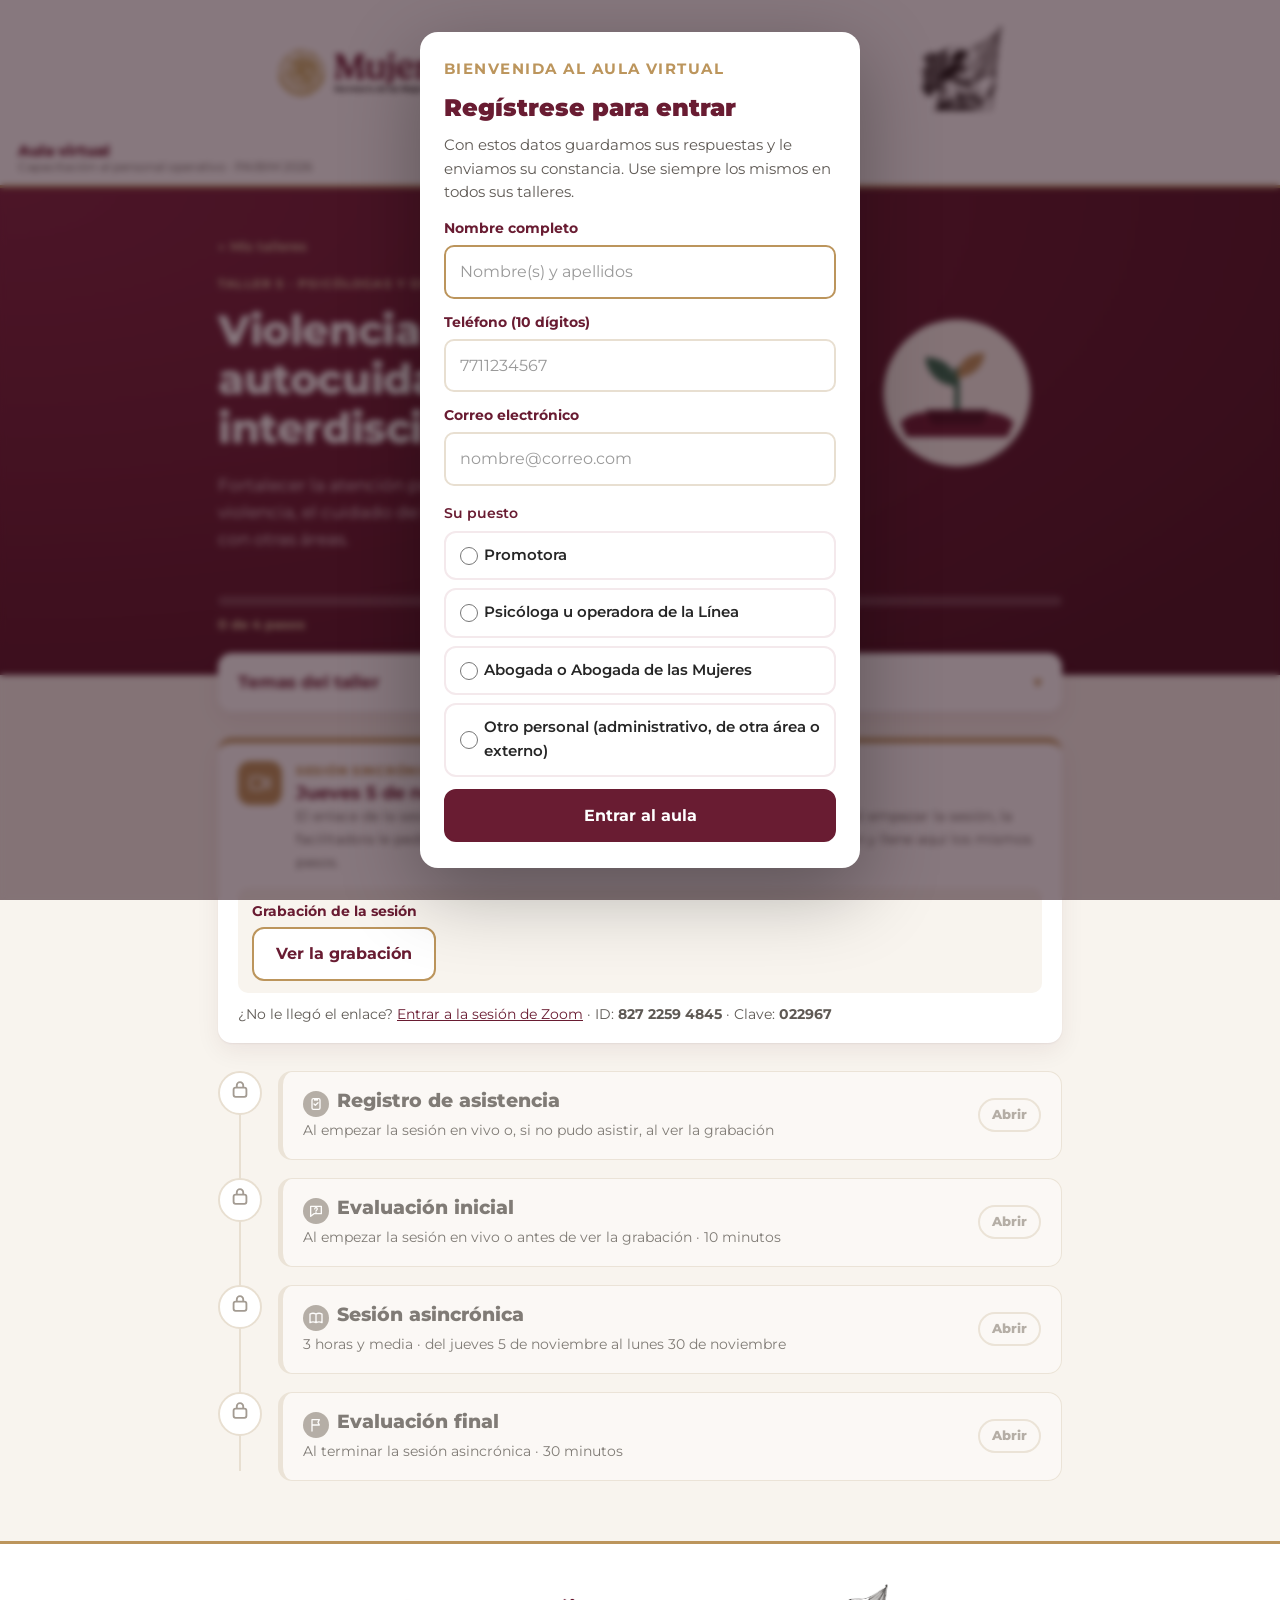
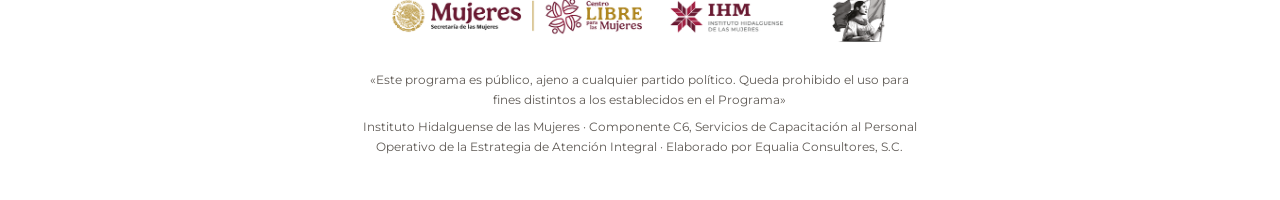
<file: taller-5.html>
<!doctype html>
<html lang="es-MX">
<head>
<meta charset="utf-8">
<meta name="viewport" content="width=device-width, initial-scale=1">
<title>Taller 5 · Violencia de género, autocuidado y trabajo interdisciplinario · Aula virtual C6</title>
<meta name="robots" content="noindex">
<meta name="theme-color" content="#691C32">
<link rel="preconnect" href="https://fonts.googleapis.com"><link rel="preconnect" href="https://fonts.gstatic.com" crossorigin>
<link href="https://fonts.googleapis.com/css2?family=Montserrat:wght@400;500;600;700;800;900&display=swap" rel="stylesheet">
<link rel="stylesheet" href="estilos.css">
</head>
<body>
<div class="logos"><img src="img/franja-logos.png" alt="Secretaría de las Mujeres · Centro LIBRE para las Mujeres · Instituto Hidalguense de las Mujeres" width="1100" height="176"></div>
<header class="barra">
  <a class="barra-texto" href="index.html" aria-label="Inicio del aula"><strong>Aula virtual</strong><span>Capacitación al personal operativo · PAIBIM 2026</span></a>
  <div class="yo" id="yo" hidden><span id="yo-nombre"></span><button type="button" id="yo-cambiar">Cambiar</button></div>
</header>
<main class="taller">
<section class="portada portada-taller">
  <div class="portada-interior con-ilus"><div class="portada-ilus"><svg class="ilus" viewBox="0 0 200 160" role="img" aria-hidden="true"><circle cx="100" cy="80" r="70" fill="#F8F4EE"/>
  <path d="M100 96 V58" stroke="#2F6B4F" stroke-width="5" stroke-linecap="round"/>
  <path d="M100 74 c-22 -2 -30 -18 -30 -28 c16 0 30 10 30 28 z" fill="#2F6B4F"/><path d="M100 66 c18 -2 26 -14 26 -24 c-14 0 -26 8 -26 24 z" fill="#BC955C"/>
  <path d="M46 108 c10 -10 26 -12 40 -6 l14 6 l14 -6 c14 -6 30 -4 40 6 l-6 14 h-96 z" fill="#691C32"/>
  <path d="M70 96 h60 l-6 14 h-48 z" fill="#4A1222"/></svg></div><div class="portada-texto">
    <a class="migas" href="index.html">← Mis talleres</a>
    <p class="etiqueta">Taller 5 · Psicólogas y operadoras de la Línea</p>
    <h1>Violencia de género, autocuidado y trabajo interdisciplinario</h1>
    <p class="objetivo">Fortalecer la atención psicoemocional a mujeres en situación de violencia, el cuidado de la propia salud emocional y la coordinación con otras áreas.</p>
    </div><div class="progreso" aria-label="Progreso del taller"><div class="progreso-barra"><span id="progreso-relleno"></span></div><p id="progreso-texto">0 de 4 pasos</p></div>
  </div>
</section>
<div class="envoltura">
<details class="temas-caja"><summary>Temas del taller</summary><ul class="temas"><li>Violencia de género</li><li>Estrategias de autocuidado</li><li>Trabajo interdisciplinario</li></ul></details>
<section class="sincronica" id="vivo">
  <div class="sinc-cab"><span class="sinc-ico" aria-hidden="true"><svg viewBox="0 0 24 24"><rect x="2.5" y="6" width="13" height="12" rx="2.5" fill="none" stroke="currentColor" stroke-width="2"/><path d="M15.5 10.5l6-3.5v10l-6-3.5z" fill="none" stroke="currentColor" stroke-width="2" stroke-linejoin="round"/></svg></span><div><p class="sinc-etq">Sesión sincrónica · en vivo por Zoom</p>
  <h2>Jueves 5 de noviembre, de 10:00 a 14:00 h</h2><p class="sinc-sub">El enlace de la sesión se lo harán llegar las personas responsables del proyecto. Al empezar la sesión, la facilitadora le pedirá llenar aquí los pasos 1 y 2. Si no pudo asistir, vea la grabación y llene aquí los mismos pasos.</p></div></div>
  <div class="grabacion-caja"><p class="grab-tit">Grabación de la sesión</p><p id="grabacion"></p></div>
  <p class="zoom-datos" id="zoom-datos"></p><p class="zoom-estado" id="zoom-estado" hidden></p>
  <a class="btn btn-zoom" id="btn-zoom" target="_blank" rel="noopener" hidden></a><a id="btn-zoom-web" hidden></a>
</section>
<ol class="recorrido"><li class="paso" id="registro" data-paso="registro" data-estado="bloqueado">
  <div class="paso-marca"><span class="paso-num">1</span><span class="paso-ok"><svg viewBox="0 0 24 24" aria-hidden="true"><path d="M5 12.5l4.2 4.2L19 7" fill="none" stroke="currentColor" stroke-width="2.6" stroke-linecap="round" stroke-linejoin="round"/></svg></span><span class="paso-candado"><svg viewBox="0 0 24 24" aria-hidden="true"><rect x="5" y="10.5" width="14" height="10" rx="2.2" fill="none" stroke="currentColor" stroke-width="2"/><path d="M8.5 10.5V8a3.5 3.5 0 017 0v2.5" fill="none" stroke="currentColor" stroke-width="2"/></svg></span></div>
  <div class="paso-cuerpo">
    <header class="paso-cab"><button type="button" class="paso-abrir" aria-expanded="false"><span class="paso-tit"><h2><span class="paso-ico"><svg class="ico-paso" viewBox="0 0 24 24" aria-hidden="true"><rect x="6" y="4" width="12" height="16" rx="2" fill="none" stroke="currentColor" stroke-width="2"/><path d="M9 4.5h6v2.5H9z" fill="currentColor"/><path d="M9 12l2 2 4-4" fill="none" stroke="currentColor" stroke-width="2" stroke-linecap="round" stroke-linejoin="round"/></svg></span>Registro de asistencia</h2><p class="paso-sub">Al empezar la sesión en vivo o, si no pudo asistir, al ver la grabación</p><p class="paso-estado" aria-live="polite"></p></span><span class="paso-flecha" aria-hidden="true"><span class="pf-abrir">Abrir</span><span class="pf-cerrar">Cerrar</span></span></button></header>
    <div class="paso-bloqueo"><p>Se abre el <strong>jueves 5 de noviembre</strong>, día de la sesión en vivo, y queda abierto hasta el <strong>lunes 30 de noviembre</strong>.</p></div>
    <div class="paso-contenido"><p class="hacer"><b>Qué hacer:</b> llene o revise sus datos y pulse «Registrar mi asistencia».</p><div class="nativo" id="nf-registro"></div></div>
  </div>
</li><li class="paso" id="inicial" data-paso="inicial" data-estado="bloqueado">
  <div class="paso-marca"><span class="paso-num">2</span><span class="paso-ok"><svg viewBox="0 0 24 24" aria-hidden="true"><path d="M5 12.5l4.2 4.2L19 7" fill="none" stroke="currentColor" stroke-width="2.6" stroke-linecap="round" stroke-linejoin="round"/></svg></span><span class="paso-candado"><svg viewBox="0 0 24 24" aria-hidden="true"><rect x="5" y="10.5" width="14" height="10" rx="2.2" fill="none" stroke="currentColor" stroke-width="2"/><path d="M8.5 10.5V8a3.5 3.5 0 017 0v2.5" fill="none" stroke="currentColor" stroke-width="2"/></svg></span></div>
  <div class="paso-cuerpo">
    <header class="paso-cab"><button type="button" class="paso-abrir" aria-expanded="false"><span class="paso-tit"><h2><span class="paso-ico"><svg class="ico-paso" viewBox="0 0 24 24" aria-hidden="true"><path d="M4 5h16v11H9l-5 4z" fill="none" stroke="currentColor" stroke-width="2" stroke-linejoin="round"/><path d="M10 9a2 2 0 1 1 3 1.7c-.7.4-1 .8-1 1.6" fill="none" stroke="currentColor" stroke-width="1.8" stroke-linecap="round"/><circle cx="12" cy="14.3" r="1" fill="currentColor"/></svg></span>Evaluación inicial</h2><p class="paso-sub">Al empezar la sesión en vivo o antes de ver la grabación · 10 minutos</p><p class="paso-estado" aria-live="polite"></p></span><span class="paso-flecha" aria-hidden="true"><span class="pf-abrir">Abrir</span><span class="pf-cerrar">Cerrar</span></span></button></header>
    <div class="paso-bloqueo"><p>Se abre al llenar el registro de asistencia.</p></div>
    <div class="paso-contenido"><p class="hacer"><b>Qué hacer:</b> marque una respuesta en cada pregunta y pulse «Enviar la evaluación inicial». No es un examen.</p><div class="nativo" id="nf-inicial"></div></div>
  </div>
</li><li class="paso" id="asincronica" data-paso="asincronica" data-estado="bloqueado">
  <div class="paso-marca"><span class="paso-num">3</span><span class="paso-ok"><svg viewBox="0 0 24 24" aria-hidden="true"><path d="M5 12.5l4.2 4.2L19 7" fill="none" stroke="currentColor" stroke-width="2.6" stroke-linecap="round" stroke-linejoin="round"/></svg></span><span class="paso-candado"><svg viewBox="0 0 24 24" aria-hidden="true"><rect x="5" y="10.5" width="14" height="10" rx="2.2" fill="none" stroke="currentColor" stroke-width="2"/><path d="M8.5 10.5V8a3.5 3.5 0 017 0v2.5" fill="none" stroke="currentColor" stroke-width="2"/></svg></span></div>
  <div class="paso-cuerpo">
    <header class="paso-cab"><button type="button" class="paso-abrir" aria-expanded="false"><span class="paso-tit"><h2><span class="paso-ico"><svg class="ico-paso" viewBox="0 0 24 24" aria-hidden="true"><path d="M3 6c3-1.5 6-1.5 9 0v13c-3-1.5-6-1.5-9 0z M21 6c-3-1.5-6-1.5-9 0v13c3-1.5 6-1.5 9 0z" fill="none" stroke="currentColor" stroke-width="2" stroke-linejoin="round"/></svg></span>Sesión asincrónica</h2><p class="paso-sub">3 horas y media · del jueves 5 de noviembre al lunes 30 de noviembre</p><p class="paso-estado" aria-live="polite"></p></span><span class="paso-flecha" aria-hidden="true"><span class="pf-abrir">Abrir</span><span class="pf-cerrar">Cerrar</span></span></button></header>
    <div class="paso-bloqueo"><p>Se abre el <strong>jueves 5 de noviembre</strong>, desde el inicio de la sesión en vivo, si registró su asistencia y contestó la evaluación inicial. Tiene hasta el <strong>lunes 30 de noviembre</strong>.</p></div>
    <div class="paso-contenido"><p class="hacer"><b>Qué hacer:</b> haga las 3 partes en orden y entregue cada una con su botón. Tiene hasta el <strong>lunes 30 de noviembre</strong> a las 23:59 h.</p><p><a class="btn btn-sec" href="pdf/Cuaderno_Taller_5.pdf" target="_blank" rel="noopener">Ver o descargar todo en PDF</a></p><section class="tarjeta t-lectura"><header class="tarjeta-cab"><span class="tarjeta-num">1 de 3</span><span class="tarjeta-tipo">Lectura · 1 hora</span><h3>Acompañar sin desgastarse: violencia de género, autocuidado y trabajo en equipo</h3></header><p class="hacer"><b>Qué hacer:</b> pulse «Abrir la lectura» y léala, o escúchela.</p>
<details class="bloque"><summary>Abrir la lectura</summary><div class="texto" id="txt-lectura"><button type="button" class="escuchar" data-leer="#txt-lectura"><span class="esc-ico" aria-hidden="true">🔊</span><span class="esc-txt">Escuchar</span></button><h4>Para qué sirve esta lectura</h4>
<p>Su trabajo es acompañar a mujeres que viven violencia. Es un trabajo valioso y también exigente. Esta lectura revisa tres ideas: cómo entender la violencia de género, cómo cuidar su propia salud emocional y cómo trabajar en equipo con otras áreas.</p>
<p>Todo lo que aquí se explica se aplica conforme a la normativa vigente y a los protocolos del Instituto.</p>
<h4>Qué es la violencia de género</h4>
<p>La violencia de género contra las mujeres es la que se ejerce contra ellas por el hecho de ser mujeres. Nace de una desigualdad de poder entre mujeres y hombres que la sociedad ha aprendido y repetido durante mucho tiempo.</p>
<p>Por eso no es un problema privado ni de pareja. Es un problema social y una violación de los derechos humanos de las mujeres. Así lo reconocen, entre otras, la Ley General de Acceso de las Mujeres a una Vida Libre de Violencias, la ley estatal de acceso de las mujeres a una vida libre de violencia del estado de Hidalgo, la CEDAW y la Convención de Belém do Pará.</p>
<h4>Tipos y modalidades</h4>
<p>La violencia puede tomar distintas formas. Por ejemplo, la ley general reconoce la violencia psicológica, física, patrimonial, económica y sexual. También reconoce la violencia a través de interpósita persona: actos contra hijas, hijos, familiares o personas cercanas para dañar a la mujer; por ejemplo, amenazarla con quitarle a sus hijas e hijos.</p>
<p>También ocurre en distintos espacios o modalidades. Por ejemplo, en la familia, en el trabajo y la escuela, en la comunidad, en las instituciones, en la vida política o en los medios digitales. Su forma más extrema es la violencia feminicida.</p>
<p>Estos son ejemplos, no una lista cerrada. Muchas veces una mujer vive varios tipos de violencia al mismo tiempo y en varios espacios.</p>
<h4>La atención psicoemocional con perspectiva de género</h4>
<p>Atender con perspectiva de género significa entender que la violencia no es culpa de la mujer. También significa reconocer que hay razones sociales, económicas y culturales que hacen difícil salir de una relación violenta.</p>
<p>Algunas claves para su atención, en persona o por teléfono:</p>
<ul>
<li>Creerle. No poner en duda su relato.</li>
<li>No culparla. Evitar preguntas como «¿Qué hizo usted para que él se enojara?».</li>
<li>Respetar sus tiempos y decisiones. Ella decide qué contar y qué pasos dar.</li>
<li>No pedirle que repita su historia una y otra vez. Eso la revictimiza.</li>
<li>Reconocer sus fortalezas. Buscar ayuda ya es un paso importante.</li>
</ul>
<p>Cada mujer es distinta. Su edad, su origen, su lengua, si tiene alguna discapacidad o si vive en una comunidad alejada cambian su experiencia. Esto se llama interseccionalidad.</p>
<p>En Hidalgo viven mujeres nahuas y hñähñu. Atender con interculturalidad es respetar su lengua, sus costumbres y su forma de entender lo que viven, sin imponer la nuestra. Si una mujer prefiere hablar en su lengua, busque apoyo de interpretación conforme a los recursos y protocolos del Instituto.</p>
<h4>El desgaste de quien acompaña</h4>
<p>Escuchar historias de violencia todos los días afecta. Es normal. No es señal de debilidad ni de falta de profesionalismo.</p>
<p>Algunas señales de que el trabajo la está desgastando pueden ser:</p>
<ul>
<li>Cansancio que no se quita con el descanso.</li>
<li>Dificultad para dormir.</li>
<li>Pensar en los casos fuera del horario.</li>
<li>Irritación, tristeza o sensación de que nada sirve.</li>
<li>Alejarse de la familia o de las amistades.</li>
<li>Sentir que ya no le conmueve lo que escucha.</li>
</ul>
<p>En la Línea Telefónica, el desgaste puede aumentar porque las llamadas llegan una tras otra y muchas veces no se sabe qué pasó después con la mujer. En los Centros LIBRE, puede aumentar cuando hay muchos casos y poco tiempo.</p>
<p>Si reconoce estas señales, no las ignore. Hable con su coordinación o use los espacios de acompañamiento o supervisión que establezca el Instituto. Si las señales son intensas o duran mucho tiempo, busque apoyo profesional.</p>
<h4>Estrategias de autocuidado</h4>
<p>El autocuidado no es un lujo. Es parte del trabajo. Una persona que se cuida puede acompañar mejor.</p>
<p>Durante la jornada:</p>
<ul>
<li>Haga pausas cortas entre una atención y otra. Respire lento unas cuantas veces.</li>
<li>Tome agua y coma a sus horas.</li>
<li>Al terminar una llamada o una atención difícil, levántese y estírese un momento.</li>
</ul>
<p>Al terminar el día:</p>
<ul>
<li>Tenga un pequeño ritual para «cerrar» el trabajo: lavarse las manos, cambiarse de ropa, caminar.</li>
<li>Haga algo que disfrute, aunque sea poco tiempo.</li>
<li>Duerma lo suficiente siempre que pueda.</li>
</ul>
<p>En equipo:</p>
<ul>
<li>Hablen de cómo se sienten, no solo de los casos.</li>
<li>Repartan la carga de los casos más difíciles cuando sea posible.</li>
<li>Reconozcan el trabajo de cada compañera.</li>
</ul>
<p>El autocuidado también es colectivo. Las instituciones y los equipos tienen un papel en cuidar a su personal. Proponga en su equipo acuerdos sencillos de cuidado.</p>
<h4>El trabajo interdisciplinario</h4>
<p>Una mujer en situación de violencia suele necesitar más de un tipo de apoyo. Puede necesitar contención emocional, orientación jurídica, apoyo para su seguridad, atención de salud o vínculos con su comunidad.</p>
<p>Ninguna persona puede dar todo eso sola. Por eso es necesario el trabajo interdisciplinario: varias áreas que se coordinan alrededor de la mujer.</p>
<p>En la Estrategia de Atención Integral participan, entre otras, las promotoras, las asesoras psicoemocionales, las asesoras jurídicas, las Abogadas de las Mujeres y las operadoras de la Línea Telefónica. Cada área aporta lo suyo.</p>
<p>Claves para coordinarse bien:</p>
<ul>
<li>Conocer qué hace cada área y cuándo canalizar, conforme a los protocolos del Instituto.</li>
<li>Compartir solo la información necesaria, cuidando la confidencialidad y con el consentimiento de la mujer, según lo que indique el protocolo.</li>
<li>Evitar que la mujer repita su historia en cada área. Un buen registro y una buena canalización la protegen de la revictimización.</li>
<li>Dar seguimiento para saber si la mujer recibió el apoyo.</li>
<li>Respetar el saber de cada área. Nadie está por encima de nadie; todas trabajan para la mujer.</li>
</ul>
<p>Por ejemplo, una operadora de la Línea Telefónica atiende a una mujer en crisis y, con su acuerdo, la canaliza al Centro LIBRE más cercano. Ahí, la asesora psicoemocional continúa la contención y la asesora jurídica la orienta sobre sus derechos. Cuando la coordinación funciona, la mujer siente que la institución la acompaña.</p>
<h4>Para recordar</h4>
<ul>
<li>La violencia de género es un problema social y de derechos humanos, no un asunto privado.</li>
<li>Atender con perspectiva de género es creerle, no culparla y respetar sus decisiones.</li>
<li>El desgaste es esperable en este trabajo; el autocuidado individual y colectivo es parte de la tarea.</li>
<li>El trabajo interdisciplinario evita la revictimización y da una atención más completa.</li>
</ul></div></details></section>
<section class="tarjeta t-act" id="t-act"><header class="tarjeta-cab"><span class="tarjeta-num">2 de 3</span><span class="tarjeta-tipo">Actividad práctica · 1 hora 30</span><h3>Mi plan de autocuidado y mi red de coordinación</h3><p class="tarjeta-estado" id="est-act"></p></header><p class="hacer"><b>Qué hacer:</b> abra las instrucciones, llene cada casilla y pulse «Entregar esta actividad».</p>
<details class="bloque"><summary>Abrir las instrucciones</summary><div class="texto" id="txt-act"><button type="button" class="escuchar" data-leer="#txt-act"><span class="esc-ico" aria-hidden="true">🔊</span><span class="esc-txt">Escuchar</span></button><ol>
<li>Su respuesta tiene dos partes.</li>
<li>En la primera, «Mi plan de autocuidado», anote una acción que hará durante la jornada, una al terminar el día y una con su equipo de trabajo. Que sean acciones sencillas que sí pueda cumplir.</li>
<li>Anote también una señal de desgaste que quiere vigilar en usted misma y a quién acudiría si la nota.</li>
<li>En la segunda, «Mi red de coordinación», escriba la lista de las áreas con las que usted se coordina para atender a una mujer (por ejemplo, asesoría jurídica, promotoras, Línea Telefónica o Centro LIBRE).</li>
<li>Junto a cada área, escriba en una línea cuándo canaliza o recibe a una mujer de esa área, conforme a los protocolos del Instituto.</li>
<li>No escriba nombres ni datos de mujeres reales.</li>
</ol><p class="entregable"><strong>Qué entrega:</strong> Las dos partes, escritas en el cuadro de entrega de esta actividad.</p></div></details>
<div class="nativo" id="nf-act"></div></section>
<section class="tarjeta t-caso" id="t-caso"><header class="tarjeta-cab"><span class="tarjeta-num">3 de 3</span><span class="tarjeta-tipo">Caso para resolver · 1 hora</span><h3>Marisol y Juana: atender, coordinarse y cuidarse</h3><p class="tarjeta-estado" id="est-caso"></p></header><p class="hacer"><b>Qué hacer:</b> abra el caso, responda cada pregunta y pulse «Entregar el caso».</p>
<details class="bloque"><summary>Abrir el caso</summary><div class="texto" id="txt-caso"><button type="button" class="escuchar" data-leer="#txt-caso"><span class="esc-ico" aria-hidden="true">🔊</span><span class="esc-txt">Escuchar</span></button><p>Marisol es asesora psicoemocional en un Centro LIBRE de Hidalgo. Lleva tres años en el puesto. Le gusta su trabajo, pero últimamente llega a casa muy cansada. Le cuesta dormir y piensa en los casos por la noche. Su hija le dijo que ya casi no platica con la familia.</p>
<p>Un lunes llega al Centro Juana, una mujer hñähñu de unos cuarenta años. Viene de una comunidad lejana. Habla español, pero dice que se expresa mejor en su lengua. Cuenta que su esposo la insulta, no le da dinero para la comida y la amenaza con quitarle a sus hijas si se va. También dice que la familia de él la culpa de todo.</p>
<p>Juana comenta que la semana pasada llamó a la Línea Telefónica. La operadora que la atendió, Patricia, la escuchó, la ayudó a calmarse y le sugirió acudir al Centro LIBRE. Juana dice: «Ya le conté todo a la señorita del teléfono. ¿Lo tengo que contar otra vez?».</p>
<p>Marisol se da cuenta de que no sabe qué información quedó registrada de esa llamada. También piensa que Juana necesita orientación sobre sus hijas y sobre el dinero para la comida, temas que no le corresponden a ella sino al área jurídica.</p>
<p>Esa tarde, la asesora jurídica del Centro está con otra mujer. Marisol tiene tres citas más. Siente que no le alcanza el tiempo y que todo depende de ella.</p>
<p>Al final del día, Marisol se queda sola en la oficina. Se pregunta cómo puede ayudar mejor a Juana sin que ella tenga que repetir su historia. Y también se pregunta, por primera vez, si ella misma necesita apoyo.</p><h4>Preguntas</h4><ol><li>¿Qué tipos de violencia identifica en lo que cuenta Juana?</li><li>¿Qué debería tomar en cuenta Marisol para atender a Juana con perspectiva de género e interculturalidad?</li><li>¿Cómo podrían coordinarse la Línea Telefónica, la asesora psicoemocional y la asesora jurídica para que Juana no tenga que repetir su historia?</li><li>¿Qué señales de desgaste muestra Marisol y qué estrategias de autocuidado, individuales y en equipo, le recomendaría?</li></ol></div></details>
<div class="nativo" id="nf-caso"></div></section></div>
  </div>
</li><li class="paso" id="final" data-paso="final" data-estado="bloqueado">
  <div class="paso-marca"><span class="paso-num">4</span><span class="paso-ok"><svg viewBox="0 0 24 24" aria-hidden="true"><path d="M5 12.5l4.2 4.2L19 7" fill="none" stroke="currentColor" stroke-width="2.6" stroke-linecap="round" stroke-linejoin="round"/></svg></span><span class="paso-candado"><svg viewBox="0 0 24 24" aria-hidden="true"><rect x="5" y="10.5" width="14" height="10" rx="2.2" fill="none" stroke="currentColor" stroke-width="2"/><path d="M8.5 10.5V8a3.5 3.5 0 017 0v2.5" fill="none" stroke="currentColor" stroke-width="2"/></svg></span></div>
  <div class="paso-cuerpo">
    <header class="paso-cab"><button type="button" class="paso-abrir" aria-expanded="false"><span class="paso-tit"><h2><span class="paso-ico"><svg class="ico-paso" viewBox="0 0 24 24" aria-hidden="true"><path d="M6 21V4M6 4h11l-2 4 2 4H6" fill="none" stroke="currentColor" stroke-width="2" stroke-linecap="round" stroke-linejoin="round"/></svg></span>Evaluación final</h2><p class="paso-sub">Al terminar la sesión asincrónica · 30 minutos</p><p class="paso-estado" aria-live="polite"></p></span><span class="paso-flecha" aria-hidden="true"><span class="pf-abrir">Abrir</span><span class="pf-cerrar">Cerrar</span></span></button></header>
    <div class="paso-bloqueo"><p>Se abre cuando haya entregado la actividad práctica y el caso.</p></div>
    <div class="paso-contenido"><p class="hacer"><b>Qué hacer:</b> marque una respuesta en cada pregunta y pulse «Enviar la evaluación final». Con esto termina el taller.</p><div class="nativo" id="nf-final"></div></div>
  </div>
</li></ol>
<section class="constancia" id="constancia" hidden>
  <div class="sello"><svg viewBox="0 0 24 24" aria-hidden="true"><path d="M5 12.5l4.2 4.2L19 7" fill="none" stroke="currentColor" stroke-width="2.6" stroke-linecap="round" stroke-linejoin="round"/></svg></div>
  <h2>Taller completado</h2>
  <p>Contestó la evaluación inicial, registró su asistencia, entregó la actividad y el caso, y contestó la evaluación final. <strong>Tiene derecho a su constancia de participación.</strong></p>
  <p class="nota">Su constancia se le enviará al correo que dio en su registro, cuando esté firmada.</p>
  <p class="fullet"><a class="btn" href="pdf/Lo_mas_importante_Taller_5.pdf" target="_blank" rel="noopener">Descargar «Lo más importante» del taller</a></p>
</section>
<p class="comprobando" id="comprobando" hidden>Comprobando sus respuestas…</p>
</div>
</main>
<dialog class="identidad" id="identidad">
  <form method="dialog" id="form-identidad">
    <p class="etiqueta">Bienvenida al aula virtual</p>
    <h2>Regístrese para entrar</h2>
    <p>Con estos datos guardamos sus respuestas y le enviamos su constancia. Use siempre los mismos en todos sus talleres.</p>
    <label>Nombre completo<input id="id-nombre" name="nombre" autocomplete="name" required minlength="5" placeholder="Nombre(s) y apellidos"></label>
    <label>Teléfono (10 dígitos)<input id="id-tel" name="tel" inputmode="numeric" autocomplete="tel" required pattern="[0-9]{10}" maxlength="10" placeholder="7711234567"></label>
    <label>Correo electrónico<input id="id-correo" name="correo" type="email" autocomplete="email" required placeholder="nombre@correo.com"></label>
    <fieldset class="puestos"><legend>Su puesto</legend>
      <label class="puesto-op"><input type="radio" name="puesto" value="promotoras" required><span>Promotora</span></label>
      <label class="puesto-op"><input type="radio" name="puesto" value="psicologas"><span>Psicóloga u operadora de la Línea</span></label>
      <label class="puesto-op"><input type="radio" name="puesto" value="abogadas"><span>Abogada o Abogada de las Mujeres</span></label>
      <label class="puesto-op"><input type="radio" name="puesto" value="otro"><span>Otro personal (administrativo, de otra área o externo)</span></label>
    </fieldset>
    <p class="error" id="id-error" hidden>Revise los datos: nombre completo, teléfono de 10 dígitos sin espacios, un correo válido y su puesto.</p>
    <button class="btn" type="submit" value="ok">Entrar al aula</button>
  </form>
</dialog>
<footer class="pie">
  <img class="franja" src="img/franja-logos.png" alt="Secretaría de las Mujeres · Centro LIBRE para las Mujeres · Instituto Hidalguense de las Mujeres" width="550" height="88" loading="lazy">
  <p class="leyenda">«Este programa es público, ajeno a cualquier partido político. Queda prohibido el uso para fines distintos a los establecidos en el Programa»</p>
  <p class="autoria">Instituto Hidalguense de las Mujeres · Componente C6, Servicios de Capacitación al Personal Operativo de la Estrategia de Atención Integral · Elaborado por Equalia Consultores, S.C.</p>
</footer>
<script src="config.js"></script>
<script>window.TALLER = {"taller": "5", "titulo": "Violencia de género, autocuidado y trabajo interdisciplinario", "registro_abre": "2026-11-05T06:00:00Z", "registro_cierra": "2026-12-01T05:59:00Z", "zoom_abre": "2026-11-05T15:45:00Z", "zoom_inicio": "2026-11-05T16:00:00Z", "zoom_fin": "2026-11-05T20:00:00Z", "asinc_abre": "2026-11-05T16:00:00Z", "asinc_cierra": "2026-12-01T05:59:00Z", "plantilla": "MI PLAN DE AUTOCUIDADO\nDurante la jornada:\nAl terminar el día:\nCon mi equipo de trabajo:\nSeñal de desgaste que voy a vigilar:\nA quién acudiría:\n\nMI RED DE COORDINACIÓN (área: cuándo canalizo o recibo a una mujer)\n1.\n2.\n3.\n4."};</script>
<script src="aula.js"></script>
</body>
</html>
</file>
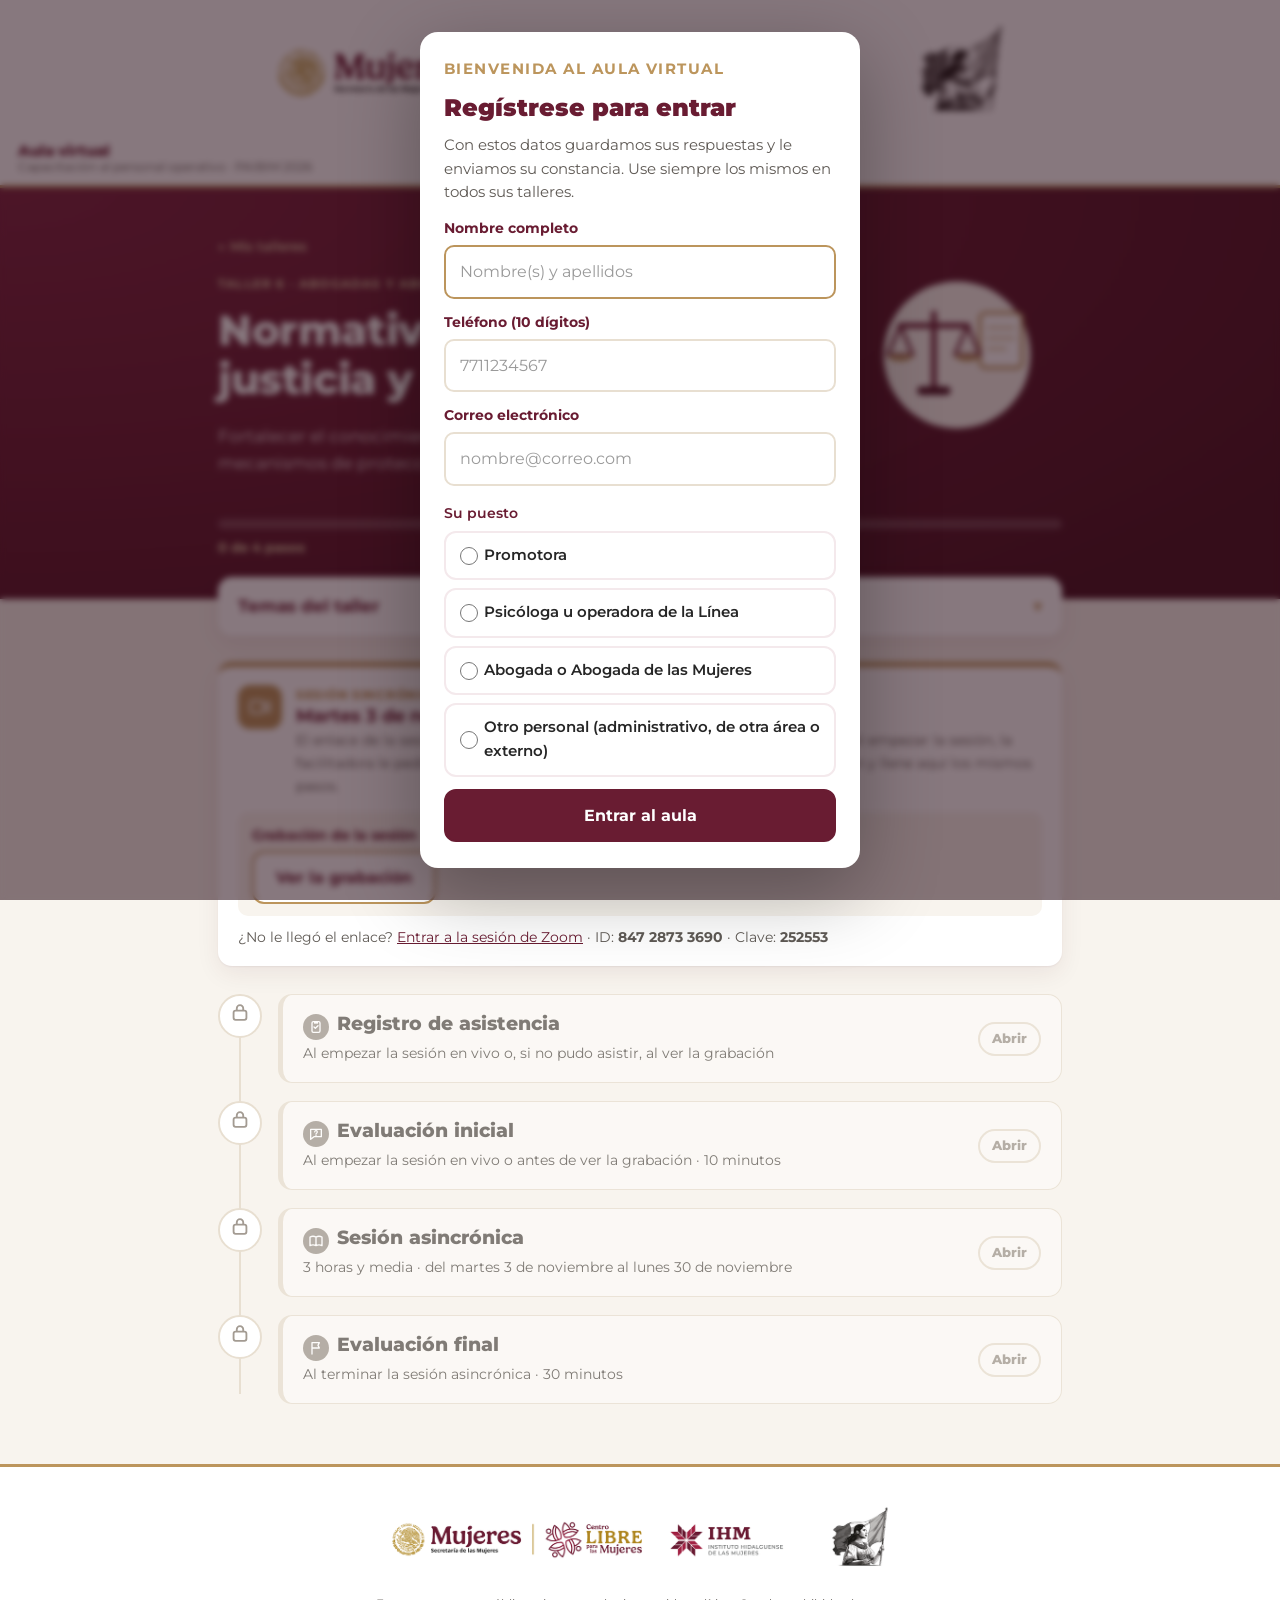
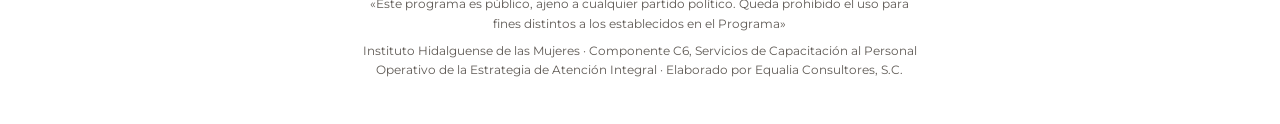
<file: taller-6.html>
<!doctype html>
<html lang="es-MX">
<head>
<meta charset="utf-8">
<meta name="viewport" content="width=device-width, initial-scale=1">
<title>Taller 6 · Normativa, acceso a la justicia y protección · Aula virtual C6</title>
<meta name="robots" content="noindex">
<meta name="theme-color" content="#691C32">
<link rel="preconnect" href="https://fonts.googleapis.com"><link rel="preconnect" href="https://fonts.gstatic.com" crossorigin>
<link href="https://fonts.googleapis.com/css2?family=Montserrat:wght@400;500;600;700;800;900&display=swap" rel="stylesheet">
<link rel="stylesheet" href="estilos.css">
</head>
<body>
<div class="logos"><img src="img/franja-logos.png" alt="Secretaría de las Mujeres · Centro LIBRE para las Mujeres · Instituto Hidalguense de las Mujeres" width="1100" height="176"></div>
<header class="barra">
  <a class="barra-texto" href="index.html" aria-label="Inicio del aula"><strong>Aula virtual</strong><span>Capacitación al personal operativo · PAIBIM 2026</span></a>
  <div class="yo" id="yo" hidden><span id="yo-nombre"></span><button type="button" id="yo-cambiar">Cambiar</button></div>
</header>
<main class="taller">
<section class="portada portada-taller">
  <div class="portada-interior con-ilus"><div class="portada-ilus"><svg class="ilus" viewBox="0 0 200 160" role="img" aria-hidden="true"><circle cx="100" cy="80" r="70" fill="#F8F4EE"/>
  <rect x="122" y="40" width="40" height="52" rx="5" fill="#FFFFFF" stroke="#BC955C" stroke-width="3"/>
  <g stroke="#DDC9A3" stroke-width="3" stroke-linecap="round"><line x1="130" y1="54" x2="154" y2="54"/><line x1="130" y1="64" x2="154" y2="64"/><line x1="130" y1="74" x2="146" y2="74"/></g>
  <line x1="78" y1="40" x2="78" y2="112" stroke="#691C32" stroke-width="5" stroke-linecap="round"/><line x1="46" y1="52" x2="110" y2="52" stroke="#691C32" stroke-width="5" stroke-linecap="round"/>
  <path d="M46 52 l-12 28 h24 z" fill="none" stroke="#691C32" stroke-width="3" stroke-linejoin="round"/><path d="M34 80 a12 6 0 0 0 24 0 z" fill="#BC955C"/>
  <path d="M110 52 l-12 28 h24 z" fill="none" stroke="#691C32" stroke-width="3" stroke-linejoin="round"/><path d="M98 80 a12 6 0 0 0 24 0 z" fill="#BC955C"/>
  <rect x="62" y="110" width="32" height="8" rx="4" fill="#4A1222"/></svg></div><div class="portada-texto">
    <a class="migas" href="index.html">← Mis talleres</a>
    <p class="etiqueta">Taller 6 · Abogadas y Abogadas de las Mujeres</p>
    <h1>Normativa, acceso a la justicia y protección</h1>
    <p class="objetivo">Fortalecer el conocimiento del marco normativo vigente y de los mecanismos de protección y acceso a la justicia para las mujeres.</p>
    </div><div class="progreso" aria-label="Progreso del taller"><div class="progreso-barra"><span id="progreso-relleno"></span></div><p id="progreso-texto">0 de 4 pasos</p></div>
  </div>
</section>
<div class="envoltura">
<details class="temas-caja"><summary>Temas del taller</summary><ul class="temas"><li>Actualización normativa</li><li>Acceso a la justicia para las mujeres</li><li>Órdenes de protección</li><li>Ruta crítica de atención</li></ul></details>
<section class="sincronica" id="vivo">
  <div class="sinc-cab"><span class="sinc-ico" aria-hidden="true"><svg viewBox="0 0 24 24"><rect x="2.5" y="6" width="13" height="12" rx="2.5" fill="none" stroke="currentColor" stroke-width="2"/><path d="M15.5 10.5l6-3.5v10l-6-3.5z" fill="none" stroke="currentColor" stroke-width="2" stroke-linejoin="round"/></svg></span><div><p class="sinc-etq">Sesión sincrónica · en vivo por Zoom</p>
  <h2>Martes 3 de noviembre, de 10:00 a 14:00 h</h2><p class="sinc-sub">El enlace de la sesión se lo harán llegar las personas responsables del proyecto. Al empezar la sesión, la facilitadora le pedirá llenar aquí los pasos 1 y 2. Si no pudo asistir, vea la grabación y llene aquí los mismos pasos.</p></div></div>
  <div class="grabacion-caja"><p class="grab-tit">Grabación de la sesión</p><p id="grabacion"></p></div>
  <p class="zoom-datos" id="zoom-datos"></p><p class="zoom-estado" id="zoom-estado" hidden></p>
  <a class="btn btn-zoom" id="btn-zoom" target="_blank" rel="noopener" hidden></a><a id="btn-zoom-web" hidden></a>
</section>
<ol class="recorrido"><li class="paso" id="registro" data-paso="registro" data-estado="bloqueado">
  <div class="paso-marca"><span class="paso-num">1</span><span class="paso-ok"><svg viewBox="0 0 24 24" aria-hidden="true"><path d="M5 12.5l4.2 4.2L19 7" fill="none" stroke="currentColor" stroke-width="2.6" stroke-linecap="round" stroke-linejoin="round"/></svg></span><span class="paso-candado"><svg viewBox="0 0 24 24" aria-hidden="true"><rect x="5" y="10.5" width="14" height="10" rx="2.2" fill="none" stroke="currentColor" stroke-width="2"/><path d="M8.5 10.5V8a3.5 3.5 0 017 0v2.5" fill="none" stroke="currentColor" stroke-width="2"/></svg></span></div>
  <div class="paso-cuerpo">
    <header class="paso-cab"><button type="button" class="paso-abrir" aria-expanded="false"><span class="paso-tit"><h2><span class="paso-ico"><svg class="ico-paso" viewBox="0 0 24 24" aria-hidden="true"><rect x="6" y="4" width="12" height="16" rx="2" fill="none" stroke="currentColor" stroke-width="2"/><path d="M9 4.5h6v2.5H9z" fill="currentColor"/><path d="M9 12l2 2 4-4" fill="none" stroke="currentColor" stroke-width="2" stroke-linecap="round" stroke-linejoin="round"/></svg></span>Registro de asistencia</h2><p class="paso-sub">Al empezar la sesión en vivo o, si no pudo asistir, al ver la grabación</p><p class="paso-estado" aria-live="polite"></p></span><span class="paso-flecha" aria-hidden="true"><span class="pf-abrir">Abrir</span><span class="pf-cerrar">Cerrar</span></span></button></header>
    <div class="paso-bloqueo"><p>Se abre el <strong>martes 3 de noviembre</strong>, día de la sesión en vivo, y queda abierto hasta el <strong>lunes 30 de noviembre</strong>.</p></div>
    <div class="paso-contenido"><p class="hacer"><b>Qué hacer:</b> llene o revise sus datos y pulse «Registrar mi asistencia».</p><div class="nativo" id="nf-registro"></div></div>
  </div>
</li><li class="paso" id="inicial" data-paso="inicial" data-estado="bloqueado">
  <div class="paso-marca"><span class="paso-num">2</span><span class="paso-ok"><svg viewBox="0 0 24 24" aria-hidden="true"><path d="M5 12.5l4.2 4.2L19 7" fill="none" stroke="currentColor" stroke-width="2.6" stroke-linecap="round" stroke-linejoin="round"/></svg></span><span class="paso-candado"><svg viewBox="0 0 24 24" aria-hidden="true"><rect x="5" y="10.5" width="14" height="10" rx="2.2" fill="none" stroke="currentColor" stroke-width="2"/><path d="M8.5 10.5V8a3.5 3.5 0 017 0v2.5" fill="none" stroke="currentColor" stroke-width="2"/></svg></span></div>
  <div class="paso-cuerpo">
    <header class="paso-cab"><button type="button" class="paso-abrir" aria-expanded="false"><span class="paso-tit"><h2><span class="paso-ico"><svg class="ico-paso" viewBox="0 0 24 24" aria-hidden="true"><path d="M4 5h16v11H9l-5 4z" fill="none" stroke="currentColor" stroke-width="2" stroke-linejoin="round"/><path d="M10 9a2 2 0 1 1 3 1.7c-.7.4-1 .8-1 1.6" fill="none" stroke="currentColor" stroke-width="1.8" stroke-linecap="round"/><circle cx="12" cy="14.3" r="1" fill="currentColor"/></svg></span>Evaluación inicial</h2><p class="paso-sub">Al empezar la sesión en vivo o antes de ver la grabación · 10 minutos</p><p class="paso-estado" aria-live="polite"></p></span><span class="paso-flecha" aria-hidden="true"><span class="pf-abrir">Abrir</span><span class="pf-cerrar">Cerrar</span></span></button></header>
    <div class="paso-bloqueo"><p>Se abre al llenar el registro de asistencia.</p></div>
    <div class="paso-contenido"><p class="hacer"><b>Qué hacer:</b> marque una respuesta en cada pregunta y pulse «Enviar la evaluación inicial». No es un examen.</p><div class="nativo" id="nf-inicial"></div></div>
  </div>
</li><li class="paso" id="asincronica" data-paso="asincronica" data-estado="bloqueado">
  <div class="paso-marca"><span class="paso-num">3</span><span class="paso-ok"><svg viewBox="0 0 24 24" aria-hidden="true"><path d="M5 12.5l4.2 4.2L19 7" fill="none" stroke="currentColor" stroke-width="2.6" stroke-linecap="round" stroke-linejoin="round"/></svg></span><span class="paso-candado"><svg viewBox="0 0 24 24" aria-hidden="true"><rect x="5" y="10.5" width="14" height="10" rx="2.2" fill="none" stroke="currentColor" stroke-width="2"/><path d="M8.5 10.5V8a3.5 3.5 0 017 0v2.5" fill="none" stroke="currentColor" stroke-width="2"/></svg></span></div>
  <div class="paso-cuerpo">
    <header class="paso-cab"><button type="button" class="paso-abrir" aria-expanded="false"><span class="paso-tit"><h2><span class="paso-ico"><svg class="ico-paso" viewBox="0 0 24 24" aria-hidden="true"><path d="M3 6c3-1.5 6-1.5 9 0v13c-3-1.5-6-1.5-9 0z M21 6c-3-1.5-6-1.5-9 0v13c3-1.5 6-1.5 9 0z" fill="none" stroke="currentColor" stroke-width="2" stroke-linejoin="round"/></svg></span>Sesión asincrónica</h2><p class="paso-sub">3 horas y media · del martes 3 de noviembre al lunes 30 de noviembre</p><p class="paso-estado" aria-live="polite"></p></span><span class="paso-flecha" aria-hidden="true"><span class="pf-abrir">Abrir</span><span class="pf-cerrar">Cerrar</span></span></button></header>
    <div class="paso-bloqueo"><p>Se abre el <strong>martes 3 de noviembre</strong>, desde el inicio de la sesión en vivo, si registró su asistencia y contestó la evaluación inicial. Tiene hasta el <strong>lunes 30 de noviembre</strong>.</p></div>
    <div class="paso-contenido"><p class="hacer"><b>Qué hacer:</b> haga las 3 partes en orden y entregue cada una con su botón. Tiene hasta el <strong>lunes 30 de noviembre</strong> a las 23:59 h.</p><p><a class="btn btn-sec" href="pdf/Cuaderno_Taller_6.pdf" target="_blank" rel="noopener">Ver o descargar todo en PDF</a></p><section class="tarjeta t-lectura"><header class="tarjeta-cab"><span class="tarjeta-num">1 de 3</span><span class="tarjeta-tipo">Lectura · 1 hora</span><h3>Normativa, acceso a la justicia y protección: guía para la práctica</h3></header><p class="hacer"><b>Qué hacer:</b> pulse «Abrir la lectura» y léala, o escúchela.</p>
<details class="bloque"><summary>Abrir la lectura</summary><div class="texto" id="txt-lectura"><button type="button" class="escuchar" data-leer="#txt-lectura"><span class="esc-ico" aria-hidden="true">🔊</span><span class="esc-txt">Escuchar</span></button><h4>Para qué sirve esta lectura</h4>
<p>Su trabajo diario consiste en orientar a mujeres que buscan justicia y protección. Para hacerlo bien, necesita tres cosas: conocer el marco normativo vigente, saber cómo se accede a la justicia y acompañar a cada mujer en su camino sin exponerla a más daño.</p>
<p>Esta lectura repasa los cuatro temas del taller. No sustituye a la ley ni a los protocolos del Instituto. Le ayuda a ordenar ideas y a trabajar con más seguridad.</p>
<h4>Mantenerse actualizada: una tarea permanente</h4>
<p>Las leyes cambian. Se reforman, se agregan figuras nuevas y se modifican procedimientos. Por eso, lo que usted aprendió hace algunos años puede no estar vigente hoy.</p>
<p>Mantenerse actualizada no significa memorizar artículos. Significa saber dónde buscar y cómo comprobar que la información es correcta.</p>
<p>Estos son algunos hábitos útiles:</p>
<ul>
<li>Consulte siempre fuentes oficiales. Los cambios a las leyes se publican en el Diario Oficial de la Federación o en el Periódico Oficial del Estado de Hidalgo. El texto vigente completo de las leyes federales se consulta en el portal de la Cámara de Diputados, y el de las leyes estatales en el portal oficial del Congreso del Estado de Hidalgo.</li>
<li>Verifique la versión vigente de cada ley antes de usarla. Revise la fecha de la última reforma que aparece en el propio documento.</li>
<li>Desconfíe de copias impresas antiguas, de resúmenes en redes sociales y de archivos que circulan por mensajería. Pueden estar desactualizados.</li>
<li>Comparta con su equipo lo que encuentre y consulte con su coordinación cualquier duda sobre cómo aplicar un cambio.</li>
</ul>
<h4>El marco general que debe conocer</h4>
<p>Su trabajo se apoya en un conjunto de normas nacionales e internacionales. Conviene que las identifique por su nombre y sepa para qué sirven:</p>
<ul>
<li>La Constitución Política de los Estados Unidos Mexicanos, que reconoce los derechos humanos de todas las personas.</li>
<li>La Ley General de Acceso de las Mujeres a una Vida Libre de Violencias.</li>
<li>La Ley General para la Igualdad entre Mujeres y Hombres.</li>
<li>La Convención sobre la Eliminación de Todas las Formas de Discriminación contra la Mujer (CEDAW).</li>
<li>La Convención Interamericana para Prevenir, Sancionar y Erradicar la Violencia contra la Mujer (Convención de Belém do Pará).</li>
<li>La ley estatal de acceso de las mujeres a una vida libre de violencia del estado de Hidalgo.</li>
</ul>
<p>La ley general reconoce distintos tipos de violencia, por ejemplo psicológica, física, patrimonial, económica y sexual. También reconoce la violencia a través de interpósita persona: actos contra hijas, hijos, familiares o personas cercanas para dañar a la mujer; por ejemplo, amenazarla con quitarle a sus hijas e hijos. También reconoce modalidades, es decir, los ámbitos donde ocurre la violencia: por ejemplo familiar, laboral y docente, comunitaria, institucional, política, digital y feminicida. Úselos como guía para entender la situación de cada mujer, no como una lista cerrada.</p>
<h4>Acceso a la justicia: más que presentar una denuncia</h4>
<p>Acceder a la justicia significa que una mujer pueda conocer sus derechos, acudir a las instancias, ser escuchada con respeto y obtener una respuesta. Incluye la información, la protección, el acompañamiento y la reparación del daño.</p>
<p>Muchas mujeres enfrentan barreras en ese camino. Algunas son:</p>
<ul>
<li>No conocer sus derechos ni a dónde acudir.</li>
<li>Vivir lejos de las oficinas o no tener dinero para trasladarse.</li>
<li>Hablar una lengua indígena, como el náhuatl o el hñähñu, y no contar con quien la interprete.</li>
<li>Tener miedo a represalias o depender económicamente de quien la agrede.</li>
<li>Recibir un trato que la culpa, la juzga o la hace repetir su historia muchas veces.</li>
</ul>
<p>Su papel es ayudar a reducir esas barreras. Informe con palabras sencillas. Explique las opciones y sus posibles consecuencias. Respete las decisiones de la mujer sobre su proceso. Al mismo tiempo, el personal tiene obligaciones de denuncia que marca la normativa vigente: actúe conforme a los protocolos del Instituto. Y procure que no tenga que contar lo mismo una y otra vez.</p>
<h4>Medidas u órdenes de protección</h4>
<p>Las medidas u órdenes de protección sirven para proteger a una mujer que está en riesgo. Su finalidad es evitar que la violencia continúe o aumente.</p>
<p>Las otorga la autoridad competente conforme a la normativa vigente. Usted orienta y acompaña su solicitud conforme a los protocolos del Instituto.</p>
<p>Lo que usted necesita tener claro:</p>
<ul>
<li>Qué autoridad corresponde en cada caso, qué se pide y cuánto tiempo duran depende de lo que establezca la ley vigente. Verifique siempre esa información antes de orientar a una mujer.</li>
<li>La valoración del riesgo es clave. Escuche con atención qué ha pasado, qué teme la mujer y si hay hijas, hijos u otras personas en peligro.</li>
<li>Explique a la mujer qué es una orden de protección, para qué sirve y qué puede esperar. Que entienda que la orden protege, pero que también necesita un plan de seguridad.</li>
<li>Dé seguimiento. Una orden de protección sirve si se cumple. Si la mujer le informa que no se respeta, oriéntela sobre cómo hacerlo saber a la autoridad.</li>
</ul>
<h4>Ruta crítica y ruta institucional de atención</h4>
<p>La ruta crítica es el camino que recorre una mujer desde que decide pedir ayuda hasta que obtiene una respuesta. Ese camino casi nunca es recto. Hay avances, pausas y retrocesos.</p>
<p>No la confunda con la ruta institucional de atención: los pasos que siguen el Centro y las demás instancias para atenderla. La ruta crítica se mira desde la vida de la mujer; la ruta institucional, desde los servicios.</p>
<p>Una mujer puede acudir varias veces antes de decidirse a actuar. Eso no es un fracaso. Es parte de su proceso. Cada contacto con usted puede acercarla o alejarla de la ayuda.</p>
<p>En la ruta institucional de atención, usted puede apoyar en momentos como estos:</p>
<ul>
<li>El primer contacto: recibir a la mujer con respeto, en un espacio privado y seguro.</li>
<li>La orientación: explicar sus derechos y las opciones que tiene.</li>
<li>La valoración del riesgo y el plan de seguridad.</li>
<li>La vinculación con otras áreas, como el apoyo psicoemocional, y con otras instancias, según los protocolos del Instituto.</li>
<li>El acompañamiento ante las instancias, cuando corresponda.</li>
<li>El seguimiento, para saber cómo está y si necesita algo más.</li>
</ul>
<h4>Enfoques que nunca se dejan de lado</h4>
<p>En todos estos momentos, mantenga presentes los enfoques de derechos humanos, perspectiva de género, interculturalidad e interseccionalidad.</p>
<p>Cada mujer vive su situación de forma distinta. No es lo mismo ser joven o adulta mayor, vivir en una comunidad indígena o en una ciudad, tener una discapacidad o no tenerla. Tome en cuenta estas diferencias.</p>
<p>Ponga a la mujer en el centro. Ella decide sobre su proceso; usted informa, orienta y acompaña, sin olvidar las obligaciones de denuncia que marca la normativa vigente y los protocolos del Instituto. Y recuerde: evitar la revictimización es parte de su responsabilidad profesional.</p>
<h4>Para cerrar</h4>
<p>Conocer la ley, saber dónde verificarla y acompañar con respeto son tres habilidades que se fortalecen con la práctica. Revise sus fuentes, consulte con su equipo y actúe siempre conforme a la normativa vigente y a los protocolos del Instituto.</p></div></details></section>
<section class="tarjeta t-act" id="t-act"><header class="tarjeta-cab"><span class="tarjeta-num">2 de 3</span><span class="tarjeta-tipo">Actividad práctica · 1 hora 30</span><h3>Mi ficha de verificación normativa</h3><p class="tarjeta-estado" id="est-act"></p></header><p class="hacer"><b>Qué hacer:</b> abra las instrucciones, llene cada casilla y pulse «Entregar esta actividad».</p>
<details class="bloque"><summary>Abrir las instrucciones</summary><div class="texto" id="txt-act"><button type="button" class="escuchar" data-leer="#txt-act"><span class="esc-ico" aria-hidden="true">🔊</span><span class="esc-txt">Escuchar</span></button><ol>
<li>Elija una de estas leyes: la Ley General de Acceso de las Mujeres a una Vida Libre de Violencias o la ley estatal de acceso de las mujeres a una vida libre de violencia del estado de Hidalgo.</li>
<li>Busque la versión vigente en una fuente oficial. Los cambios a las leyes se publican en el Diario Oficial de la Federación o en el Periódico Oficial del Estado de Hidalgo. El texto vigente completo de las leyes federales se consulta en el portal de la Cámara de Diputados, y el de las leyes estatales en el portal oficial del Congreso del Estado de Hidalgo.</li>
<li>Anote el nombre completo de la ley, dónde la consultó y la fecha de la última reforma que aparece en el documento.</li>
<li>Busque en esa ley lo que dice sobre las medidas u órdenes de protección. Escriba con sus propias palabras, en 3 a 5 líneas, para qué sirven.</li>
<li>Escriba cómo le explicaría a una mujer, en lenguaje sencillo, qué es una orden de protección.</li>
<li>Anote una duda que le haya surgido y que consultará con su coordinación.</li>
</ol><p class="entregable"><strong>Qué entrega:</strong> Las seis respuestas, escritas en el formulario de entrega del aula virtual. No incluya datos de mujeres reales.</p></div></details>
<div class="nativo" id="nf-act"></div></section>
<section class="tarjeta t-caso" id="t-caso"><header class="tarjeta-cab"><span class="tarjeta-num">3 de 3</span><span class="tarjeta-tipo">Caso para resolver · 1 hora</span><h3>Margarita solo viene a preguntar</h3><p class="tarjeta-estado" id="est-caso"></p></header><p class="hacer"><b>Qué hacer:</b> abra el caso, responda cada pregunta y pulse «Entregar el caso».</p>
<details class="bloque"><summary>Abrir el caso</summary><div class="texto" id="txt-caso"><button type="button" class="escuchar" data-leer="#txt-caso"><span class="esc-ico" aria-hidden="true">🔊</span><span class="esc-txt">Escuchar</span></button><p>Margarita tiene 34 años y vive en una comunidad de la sierra de Hidalgo. Habla hñähñu y español, aunque se siente más cómoda en su lengua. Tiene dos hijos, de 6 y 10 años.</p>
<p>Un martes llega al Centro LIBRE acompañada de su hermana. Viajó más de dos horas en transporte público. Dice que viene «solo a preguntar».</p>
<p>Durante la entrevista, Margarita cuenta que su pareja la insulta, controla el dinero que ella gana vendiendo bordados y le revisa el teléfono. La semana pasada la empujó frente a los niños y le dijo que, si se iba, se los quitaría. Margarita tiene miedo de regresar a casa esa tarde.</p>
<p>Hace un año, Margarita fue a otra oficina a pedir ayuda. Ahí le pidieron que contara todo frente a varias personas. Le dijeron que «mejor lo pensara bien». Se fue sin hacer nada y no volvió.</p>
<p>Margarita pregunta si existe algo que la proteja, pero aclara que no está segura de querer denunciar. Le preocupa que su pareja se entere y que su familia política la critique. También le preocupa no poder pagar otro viaje para regresar al Centro.</p>
<p>Su hermana le ofrece que se quede unos días en su casa, en otra localidad. Margarita no sabe si aceptar. Piensa en la escuela de los niños, en sus bordados y en lo que dirá la gente de su comunidad.</p>
<p>Mientras habla, Margarita mira el reloj varias veces. Pregunta si puede llevarse algo por escrito, porque le cuesta recordar todo lo que le dicen en español. También pregunta si alguien podría explicarle en su lengua lo que tendría que hacer.</p>
<p>La asesora jurídica que la atiende tiene una hora disponible antes de que salga el último transporte de regreso.</p><h4>Preguntas</h4><ol><li>¿Qué barreras de acceso a la justicia enfrenta Margarita? Considere la lengua, la distancia, el dinero y su experiencia anterior.</li><li>¿Qué señales de riesgo identifica y cómo orientaría a Margarita sobre las medidas u órdenes de protección, sin presionarla y tomando en cuenta las obligaciones de denuncia que marca la normativa vigente y los protocolos del Instituto?</li><li>¿Qué haría usted para no repetir lo que Margarita vivió en la otra oficina?</li><li>¿En qué punto de su ruta crítica se encuentra Margarita y qué pasos de la ruta institucional de atención propondría, incluida la vinculación con otras áreas o instancias, conforme a los protocolos del Instituto?</li></ol></div></details>
<div class="nativo" id="nf-caso"></div></section></div>
  </div>
</li><li class="paso" id="final" data-paso="final" data-estado="bloqueado">
  <div class="paso-marca"><span class="paso-num">4</span><span class="paso-ok"><svg viewBox="0 0 24 24" aria-hidden="true"><path d="M5 12.5l4.2 4.2L19 7" fill="none" stroke="currentColor" stroke-width="2.6" stroke-linecap="round" stroke-linejoin="round"/></svg></span><span class="paso-candado"><svg viewBox="0 0 24 24" aria-hidden="true"><rect x="5" y="10.5" width="14" height="10" rx="2.2" fill="none" stroke="currentColor" stroke-width="2"/><path d="M8.5 10.5V8a3.5 3.5 0 017 0v2.5" fill="none" stroke="currentColor" stroke-width="2"/></svg></span></div>
  <div class="paso-cuerpo">
    <header class="paso-cab"><button type="button" class="paso-abrir" aria-expanded="false"><span class="paso-tit"><h2><span class="paso-ico"><svg class="ico-paso" viewBox="0 0 24 24" aria-hidden="true"><path d="M6 21V4M6 4h11l-2 4 2 4H6" fill="none" stroke="currentColor" stroke-width="2" stroke-linecap="round" stroke-linejoin="round"/></svg></span>Evaluación final</h2><p class="paso-sub">Al terminar la sesión asincrónica · 30 minutos</p><p class="paso-estado" aria-live="polite"></p></span><span class="paso-flecha" aria-hidden="true"><span class="pf-abrir">Abrir</span><span class="pf-cerrar">Cerrar</span></span></button></header>
    <div class="paso-bloqueo"><p>Se abre cuando haya entregado la actividad práctica y el caso.</p></div>
    <div class="paso-contenido"><p class="hacer"><b>Qué hacer:</b> marque una respuesta en cada pregunta y pulse «Enviar la evaluación final». Con esto termina el taller.</p><div class="nativo" id="nf-final"></div></div>
  </div>
</li></ol>
<section class="constancia" id="constancia" hidden>
  <div class="sello"><svg viewBox="0 0 24 24" aria-hidden="true"><path d="M5 12.5l4.2 4.2L19 7" fill="none" stroke="currentColor" stroke-width="2.6" stroke-linecap="round" stroke-linejoin="round"/></svg></div>
  <h2>Taller completado</h2>
  <p>Contestó la evaluación inicial, registró su asistencia, entregó la actividad y el caso, y contestó la evaluación final. <strong>Tiene derecho a su constancia de participación.</strong></p>
  <p class="nota">Su constancia se le enviará al correo que dio en su registro, cuando esté firmada.</p>
  <p class="fullet"><a class="btn" href="pdf/Lo_mas_importante_Taller_6.pdf" target="_blank" rel="noopener">Descargar «Lo más importante» del taller</a></p>
</section>
<p class="comprobando" id="comprobando" hidden>Comprobando sus respuestas…</p>
</div>
</main>
<dialog class="identidad" id="identidad">
  <form method="dialog" id="form-identidad">
    <p class="etiqueta">Bienvenida al aula virtual</p>
    <h2>Regístrese para entrar</h2>
    <p>Con estos datos guardamos sus respuestas y le enviamos su constancia. Use siempre los mismos en todos sus talleres.</p>
    <label>Nombre completo<input id="id-nombre" name="nombre" autocomplete="name" required minlength="5" placeholder="Nombre(s) y apellidos"></label>
    <label>Teléfono (10 dígitos)<input id="id-tel" name="tel" inputmode="numeric" autocomplete="tel" required pattern="[0-9]{10}" maxlength="10" placeholder="7711234567"></label>
    <label>Correo electrónico<input id="id-correo" name="correo" type="email" autocomplete="email" required placeholder="nombre@correo.com"></label>
    <fieldset class="puestos"><legend>Su puesto</legend>
      <label class="puesto-op"><input type="radio" name="puesto" value="promotoras" required><span>Promotora</span></label>
      <label class="puesto-op"><input type="radio" name="puesto" value="psicologas"><span>Psicóloga u operadora de la Línea</span></label>
      <label class="puesto-op"><input type="radio" name="puesto" value="abogadas"><span>Abogada o Abogada de las Mujeres</span></label>
      <label class="puesto-op"><input type="radio" name="puesto" value="otro"><span>Otro personal (administrativo, de otra área o externo)</span></label>
    </fieldset>
    <p class="error" id="id-error" hidden>Revise los datos: nombre completo, teléfono de 10 dígitos sin espacios, un correo válido y su puesto.</p>
    <button class="btn" type="submit" value="ok">Entrar al aula</button>
  </form>
</dialog>
<footer class="pie">
  <img class="franja" src="img/franja-logos.png" alt="Secretaría de las Mujeres · Centro LIBRE para las Mujeres · Instituto Hidalguense de las Mujeres" width="550" height="88" loading="lazy">
  <p class="leyenda">«Este programa es público, ajeno a cualquier partido político. Queda prohibido el uso para fines distintos a los establecidos en el Programa»</p>
  <p class="autoria">Instituto Hidalguense de las Mujeres · Componente C6, Servicios de Capacitación al Personal Operativo de la Estrategia de Atención Integral · Elaborado por Equalia Consultores, S.C.</p>
</footer>
<script src="config.js"></script>
<script>window.TALLER = {"taller": "6", "titulo": "Normativa, acceso a la justicia y protección", "registro_abre": "2026-11-03T06:00:00Z", "registro_cierra": "2026-12-01T05:59:00Z", "zoom_abre": "2026-11-03T15:45:00Z", "zoom_inicio": "2026-11-03T16:00:00Z", "zoom_fin": "2026-11-03T20:00:00Z", "asinc_abre": "2026-11-03T16:00:00Z", "asinc_cierra": "2026-12-01T05:59:00Z", "plantilla": "Nombre completo de la ley:\n\nDónde la consulté:\n\nFecha de la última reforma:\n\nPara qué sirven las órdenes de protección (3 a 5 líneas):\n\nCómo se lo explicaría a una mujer:\n\nUna duda que consultaré con mi coordinación:"};</script>
<script src="aula.js"></script>
</body>
</html>
</file>
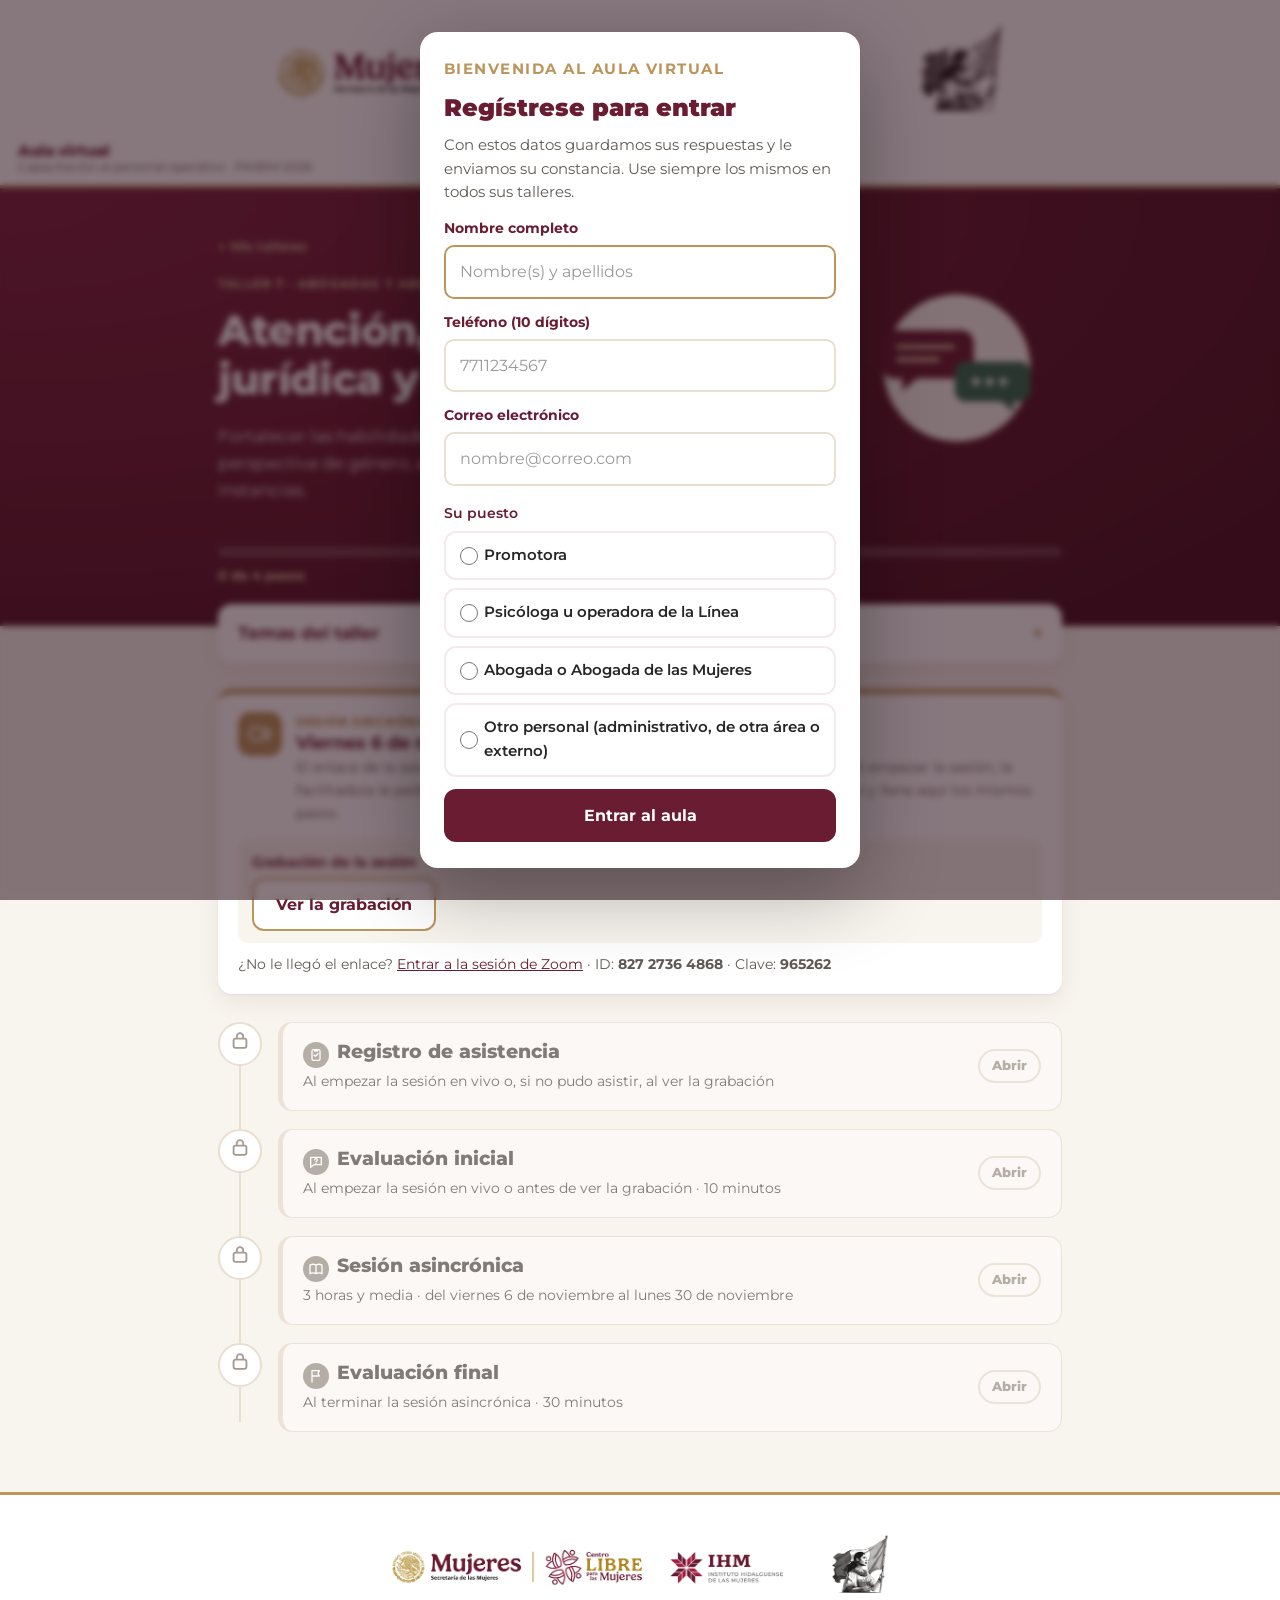
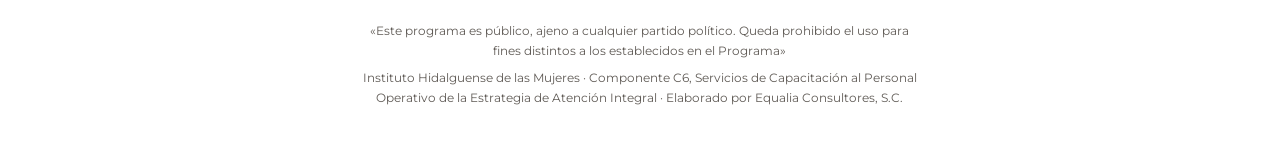
<file: taller-7.html>
<!doctype html>
<html lang="es-MX">
<head>
<meta charset="utf-8">
<meta name="viewport" content="width=device-width, initial-scale=1">
<title>Taller 7 · Atención, entrevista jurídica y litigio · Aula virtual C6</title>
<meta name="robots" content="noindex">
<meta name="theme-color" content="#691C32">
<link rel="preconnect" href="https://fonts.googleapis.com"><link rel="preconnect" href="https://fonts.gstatic.com" crossorigin>
<link href="https://fonts.googleapis.com/css2?family=Montserrat:wght@400;500;600;700;800;900&display=swap" rel="stylesheet">
<link rel="stylesheet" href="estilos.css">
</head>
<body>
<div class="logos"><img src="img/franja-logos.png" alt="Secretaría de las Mujeres · Centro LIBRE para las Mujeres · Instituto Hidalguense de las Mujeres" width="1100" height="176"></div>
<header class="barra">
  <a class="barra-texto" href="index.html" aria-label="Inicio del aula"><strong>Aula virtual</strong><span>Capacitación al personal operativo · PAIBIM 2026</span></a>
  <div class="yo" id="yo" hidden><span id="yo-nombre"></span><button type="button" id="yo-cambiar">Cambiar</button></div>
</header>
<main class="taller">
<section class="portada portada-taller">
  <div class="portada-interior con-ilus"><div class="portada-ilus"><svg class="ilus" viewBox="0 0 200 160" role="img" aria-hidden="true"><circle cx="100" cy="80" r="70" fill="#F8F4EE"/>
  <path d="M40 44 h64 a12 12 0 0 1 12 12 v22 a12 12 0 0 1 -12 12 h-42 l-14 12 v-12 h-8 a12 12 0 0 1 -12 -12 v-22 a12 12 0 0 1 12 -12 z" fill="#691C32"/>
  <g stroke="#DDC9A3" stroke-width="4" stroke-linecap="round"><line x1="44" y1="60" x2="96" y2="60"/><line x1="44" y1="72" x2="82" y2="72"/></g>
  <path d="M160 74 h-52 a10 10 0 0 0 -10 10 v18 a10 10 0 0 0 10 10 h34 l12 10 v-10 h6 a10 10 0 0 0 10 -10 v-18 a10 10 0 0 0 -10 -10 z" fill="#2F6B4F"/>
  <circle cx="118" cy="93" r="3.5" fill="#FFFFFF"/><circle cx="131" cy="93" r="3.5" fill="#FFFFFF"/><circle cx="144" cy="93" r="3.5" fill="#FFFFFF"/></svg></div><div class="portada-texto">
    <a class="migas" href="index.html">← Mis talleres</a>
    <p class="etiqueta">Taller 7 · Abogadas y Abogadas de las Mujeres</p>
    <h1>Atención, entrevista jurídica y litigio</h1>
    <p class="objetivo">Fortalecer las habilidades del personal jurídico para atender con perspectiva de género, entrevistar y acompañar casos ante las instancias.</p>
    </div><div class="progreso" aria-label="Progreso del taller"><div class="progreso-barra"><span id="progreso-relleno"></span></div><p id="progreso-texto">0 de 4 pasos</p></div>
  </div>
</section>
<div class="envoltura">
<details class="temas-caja"><summary>Temas del taller</summary><ul class="temas"><li>Atención con perspectiva de género</li><li>Técnicas de entrevista jurídica</li><li>Litigio estratégico</li></ul></details>
<section class="sincronica" id="vivo">
  <div class="sinc-cab"><span class="sinc-ico" aria-hidden="true"><svg viewBox="0 0 24 24"><rect x="2.5" y="6" width="13" height="12" rx="2.5" fill="none" stroke="currentColor" stroke-width="2"/><path d="M15.5 10.5l6-3.5v10l-6-3.5z" fill="none" stroke="currentColor" stroke-width="2" stroke-linejoin="round"/></svg></span><div><p class="sinc-etq">Sesión sincrónica · en vivo por Zoom</p>
  <h2>Viernes 6 de noviembre, de 10:00 a 14:00 h</h2><p class="sinc-sub">El enlace de la sesión se lo harán llegar las personas responsables del proyecto. Al empezar la sesión, la facilitadora le pedirá llenar aquí los pasos 1 y 2. Si no pudo asistir, vea la grabación y llene aquí los mismos pasos.</p></div></div>
  <div class="grabacion-caja"><p class="grab-tit">Grabación de la sesión</p><p id="grabacion"></p></div>
  <p class="zoom-datos" id="zoom-datos"></p><p class="zoom-estado" id="zoom-estado" hidden></p>
  <a class="btn btn-zoom" id="btn-zoom" target="_blank" rel="noopener" hidden></a><a id="btn-zoom-web" hidden></a>
</section>
<ol class="recorrido"><li class="paso" id="registro" data-paso="registro" data-estado="bloqueado">
  <div class="paso-marca"><span class="paso-num">1</span><span class="paso-ok"><svg viewBox="0 0 24 24" aria-hidden="true"><path d="M5 12.5l4.2 4.2L19 7" fill="none" stroke="currentColor" stroke-width="2.6" stroke-linecap="round" stroke-linejoin="round"/></svg></span><span class="paso-candado"><svg viewBox="0 0 24 24" aria-hidden="true"><rect x="5" y="10.5" width="14" height="10" rx="2.2" fill="none" stroke="currentColor" stroke-width="2"/><path d="M8.5 10.5V8a3.5 3.5 0 017 0v2.5" fill="none" stroke="currentColor" stroke-width="2"/></svg></span></div>
  <div class="paso-cuerpo">
    <header class="paso-cab"><button type="button" class="paso-abrir" aria-expanded="false"><span class="paso-tit"><h2><span class="paso-ico"><svg class="ico-paso" viewBox="0 0 24 24" aria-hidden="true"><rect x="6" y="4" width="12" height="16" rx="2" fill="none" stroke="currentColor" stroke-width="2"/><path d="M9 4.5h6v2.5H9z" fill="currentColor"/><path d="M9 12l2 2 4-4" fill="none" stroke="currentColor" stroke-width="2" stroke-linecap="round" stroke-linejoin="round"/></svg></span>Registro de asistencia</h2><p class="paso-sub">Al empezar la sesión en vivo o, si no pudo asistir, al ver la grabación</p><p class="paso-estado" aria-live="polite"></p></span><span class="paso-flecha" aria-hidden="true"><span class="pf-abrir">Abrir</span><span class="pf-cerrar">Cerrar</span></span></button></header>
    <div class="paso-bloqueo"><p>Se abre el <strong>viernes 6 de noviembre</strong>, día de la sesión en vivo, y queda abierto hasta el <strong>lunes 30 de noviembre</strong>.</p></div>
    <div class="paso-contenido"><p class="hacer"><b>Qué hacer:</b> llene o revise sus datos y pulse «Registrar mi asistencia».</p><div class="nativo" id="nf-registro"></div></div>
  </div>
</li><li class="paso" id="inicial" data-paso="inicial" data-estado="bloqueado">
  <div class="paso-marca"><span class="paso-num">2</span><span class="paso-ok"><svg viewBox="0 0 24 24" aria-hidden="true"><path d="M5 12.5l4.2 4.2L19 7" fill="none" stroke="currentColor" stroke-width="2.6" stroke-linecap="round" stroke-linejoin="round"/></svg></span><span class="paso-candado"><svg viewBox="0 0 24 24" aria-hidden="true"><rect x="5" y="10.5" width="14" height="10" rx="2.2" fill="none" stroke="currentColor" stroke-width="2"/><path d="M8.5 10.5V8a3.5 3.5 0 017 0v2.5" fill="none" stroke="currentColor" stroke-width="2"/></svg></span></div>
  <div class="paso-cuerpo">
    <header class="paso-cab"><button type="button" class="paso-abrir" aria-expanded="false"><span class="paso-tit"><h2><span class="paso-ico"><svg class="ico-paso" viewBox="0 0 24 24" aria-hidden="true"><path d="M4 5h16v11H9l-5 4z" fill="none" stroke="currentColor" stroke-width="2" stroke-linejoin="round"/><path d="M10 9a2 2 0 1 1 3 1.7c-.7.4-1 .8-1 1.6" fill="none" stroke="currentColor" stroke-width="1.8" stroke-linecap="round"/><circle cx="12" cy="14.3" r="1" fill="currentColor"/></svg></span>Evaluación inicial</h2><p class="paso-sub">Al empezar la sesión en vivo o antes de ver la grabación · 10 minutos</p><p class="paso-estado" aria-live="polite"></p></span><span class="paso-flecha" aria-hidden="true"><span class="pf-abrir">Abrir</span><span class="pf-cerrar">Cerrar</span></span></button></header>
    <div class="paso-bloqueo"><p>Se abre al llenar el registro de asistencia.</p></div>
    <div class="paso-contenido"><p class="hacer"><b>Qué hacer:</b> marque una respuesta en cada pregunta y pulse «Enviar la evaluación inicial». No es un examen.</p><div class="nativo" id="nf-inicial"></div></div>
  </div>
</li><li class="paso" id="asincronica" data-paso="asincronica" data-estado="bloqueado">
  <div class="paso-marca"><span class="paso-num">3</span><span class="paso-ok"><svg viewBox="0 0 24 24" aria-hidden="true"><path d="M5 12.5l4.2 4.2L19 7" fill="none" stroke="currentColor" stroke-width="2.6" stroke-linecap="round" stroke-linejoin="round"/></svg></span><span class="paso-candado"><svg viewBox="0 0 24 24" aria-hidden="true"><rect x="5" y="10.5" width="14" height="10" rx="2.2" fill="none" stroke="currentColor" stroke-width="2"/><path d="M8.5 10.5V8a3.5 3.5 0 017 0v2.5" fill="none" stroke="currentColor" stroke-width="2"/></svg></span></div>
  <div class="paso-cuerpo">
    <header class="paso-cab"><button type="button" class="paso-abrir" aria-expanded="false"><span class="paso-tit"><h2><span class="paso-ico"><svg class="ico-paso" viewBox="0 0 24 24" aria-hidden="true"><path d="M3 6c3-1.5 6-1.5 9 0v13c-3-1.5-6-1.5-9 0z M21 6c-3-1.5-6-1.5-9 0v13c3-1.5 6-1.5 9 0z" fill="none" stroke="currentColor" stroke-width="2" stroke-linejoin="round"/></svg></span>Sesión asincrónica</h2><p class="paso-sub">3 horas y media · del viernes 6 de noviembre al lunes 30 de noviembre</p><p class="paso-estado" aria-live="polite"></p></span><span class="paso-flecha" aria-hidden="true"><span class="pf-abrir">Abrir</span><span class="pf-cerrar">Cerrar</span></span></button></header>
    <div class="paso-bloqueo"><p>Se abre el <strong>viernes 6 de noviembre</strong>, desde el inicio de la sesión en vivo, si registró su asistencia y contestó la evaluación inicial. Tiene hasta el <strong>lunes 30 de noviembre</strong>.</p></div>
    <div class="paso-contenido"><p class="hacer"><b>Qué hacer:</b> haga las 3 partes en orden y entregue cada una con su botón. Tiene hasta el <strong>lunes 30 de noviembre</strong> a las 23:59 h.</p><p><a class="btn btn-sec" href="pdf/Cuaderno_Taller_7.pdf" target="_blank" rel="noopener">Ver o descargar todo en PDF</a></p><section class="tarjeta t-lectura"><header class="tarjeta-cab"><span class="tarjeta-num">1 de 3</span><span class="tarjeta-tipo">Lectura · 1 hora</span><h3>Atender, entrevistar y acompañar: guía para la práctica jurídica</h3></header><p class="hacer"><b>Qué hacer:</b> pulse «Abrir la lectura» y léala, o escúchela.</p>
<details class="bloque"><summary>Abrir la lectura</summary><div class="texto" id="txt-lectura"><button type="button" class="escuchar" data-leer="#txt-lectura"><span class="esc-ico" aria-hidden="true">🔊</span><span class="esc-txt">Escuchar</span></button><h4>Para qué sirve esta lectura</h4>
<p>La forma en que usted recibe, escucha y acompaña a una mujer influye en todo lo que pasa después. Una buena atención puede darle confianza para seguir adelante. Una mala atención puede hacer que se vaya y no regrese.</p>
<p>Esta lectura repasa los tres temas del taller: la atención con perspectiva de género, las técnicas de entrevista jurídica y el litigio estratégico. Úsela como apoyo para su práctica, siempre conforme a la normativa vigente y a los protocolos del Instituto.</p>
<h4>Atender con perspectiva de género</h4>
<p>Atender con perspectiva de género significa reconocer que las mujeres viven desigualdades y violencias por el hecho de ser mujeres. También significa que esas desigualdades influyen en lo que les pasa y en cómo pueden responder.</p>
<p>En la práctica, esto se traduce en actitudes concretas:</p>
<ul>
<li>Creer en lo que la mujer cuenta y no ponerlo en duda de entrada.</li>
<li>No culparla por lo que vivió ni por las decisiones que ha tomado.</li>
<li>No minimizar la violencia, aunque no haya golpes ni lesiones visibles.</li>
<li>Evitar comentarios sobre su forma de vestir, su vida personal o su manera de ser madre.</li>
<li>Reconocer que la dependencia económica, el miedo o la presión familiar pueden explicar por qué no se ha ido o por qué regresó.</li>
</ul>
<h4>Otros enfoques que acompañan su trabajo</h4>
<p>La perspectiva de género se complementa con otros enfoques.</p>
<p>El enfoque de derechos humanos le recuerda que la mujer es titular de derechos, no solo una persona que pide ayuda.</p>
<p>La interculturalidad le pide respetar la lengua, las costumbres y la forma de entender el mundo de cada mujer. En Hidalgo hay población nahua y hñähñu. Si la mujer prefiere hablar en su lengua, procure que cuente con quien la interprete, conforme a la normativa vigente y a los protocolos del Instituto.</p>
<p>La interseccionalidad le ayuda a ver que varias condiciones se suman. No vive lo mismo una mujer joven que una adulta mayor, una mujer con discapacidad, una mujer migrante o una mujer indígena de una comunidad lejana.</p>
<h4>La entrevista jurídica: preparar el encuentro</h4>
<p>La entrevista es el momento en que la mujer cuenta su situación y usted reúne la información para orientarla. Antes de empezar, cuide algunos detalles:</p>
<ul>
<li>Un espacio privado, donde nadie más escuche. Si la atención es por teléfono o videollamada, pregunte si está en un lugar seguro y si puede hablar.</li>
<li>Tiempo suficiente. Si tiene poco tiempo, dígaselo desde el inicio y acuerden qué es lo más urgente.</li>
<li>Revisar si la mujer ya contó su historia en otra área del Centro. Así evitará que la repita sin necesidad.</li>
</ul>
<h4>La entrevista jurídica: técnicas útiles</h4>
<p>Al iniciar, preséntese con su nombre y su función. Explique para qué es la entrevista, qué pasará con la información y en qué casos se comparte, conforme a los protocolos del Instituto. Pregunte si está de acuerdo en continuar.</p>
<p>Durante la entrevista, estas técnicas le ayudarán:</p>
<ul>
<li>Preguntas abiertas. Por ejemplo: «¿Qué la trae por aquí?» o «¿Me puede contar qué pasó?». Dejan que la mujer hable con sus propias palabras.</li>
<li>Preguntas cerradas solo para precisar datos. Por ejemplo, para saber si hay hijas o hijos en casa.</li>
<li>Escucha activa. Mire a la persona, asienta, no interrumpa. Repita con sus palabras lo que entendió para comprobar que es correcto.</li>
<li>Silencios respetuosos. Si la mujer se queda callada, espere. A veces necesita un momento.</li>
<li>Lenguaje sencillo. Evite términos jurídicos difíciles o explíquelos.</li>
</ul>
<p>Evite preguntas que culpan, como «¿Por qué no se fue antes?» o «¿Qué hizo usted para que él reaccionara así?». Tampoco pida detalles de la violencia que no sean necesarios para orientarla.</p>
<h4>La entrevista jurídica: cerrar bien</h4>
<p>Al final, haga un resumen breve de lo que conversaron. Explique las opciones que tiene, con sus posibles ventajas y riesgos. Respete las decisiones de la mujer sobre su proceso. Al mismo tiempo, el personal tiene obligaciones de denuncia que marca la normativa vigente: actúe conforme a los protocolos del Instituto.</p>
<p>Acuerden los siguientes pasos y cómo será el contacto. Pregunte si es seguro llamarle o enviarle mensajes. Si hay riesgo, revisen juntas un plan de seguridad y valoren la vinculación con el área psicoemocional u otras instancias, según los protocolos del Instituto.</p>
<p>Registre la información de forma clara y respetuosa. Escriba lo que la mujer dijo, no sus opiniones sobre ella.</p>
<h4>Acompañar ante las instancias</h4>
<p>Acompañar no es hablar por la mujer. Es estar a su lado, explicarle cada paso y ayudarla a que su voz sea escuchada.</p>
<p>Antes de acudir a una instancia, explíquele qué puede pasar, quién la va a atender y qué le pueden preguntar. Durante el trámite, esté atenta a que reciba un trato respetuoso. Después, revise con ella cómo se sintió y qué sigue.</p>
<p>Si observa un trato que la revictimiza, hágalo saber por los canales que establecen los protocolos del Instituto.</p>
<h4>Litigio estratégico: un caso que puede cambiar más</h4>
<p>El litigio estratégico consiste en llevar un caso ante las instancias de justicia buscando, además de resolver la situación de una mujer, un cambio más amplio. Por ejemplo, que se corrija una práctica injusta, que se reconozca un derecho o que se haga visible un problema que afecta a muchas mujeres.</p>
<p>Algunas ideas para entenderlo:</p>
<ul>
<li>Parte de casos reales que muestran un problema que se repite.</li>
<li>Combina lo jurídico con otras acciones, como la documentación, el trabajo con otras organizaciones o la comunicación responsable.</li>
<li>Requiere planear con cuidado: qué se quiere lograr, qué riesgos hay y qué recursos se necesitan.</li>
</ul>
<h4>Litigio estratégico: la mujer siempre primero</h4>
<p>El interés de la mujer está por encima de cualquier objetivo amplio. Nunca se usa su caso sin su consentimiento informado.</p>
<p>Antes de proponer una estrategia, explíquele con claridad qué implica, cuánto puede exigirle en tiempo y esfuerzo, y qué riesgos tiene para ella y su familia. Ella puede decir que no, o cambiar de opinión, en cualquier momento.</p>
<p>Proteja su identidad y su información personal. Y cuide que el proceso no la exponga a más violencia.</p>
<p>Cualquier estrategia de este tipo se decide con su coordinación y conforme a la normativa vigente y a los protocolos del Instituto.</p>
<h4>Para cerrar</h4>
<p>Atender con perspectiva de género, entrevistar con cuidado y acompañar con respeto son habilidades que se aprenden y se mejoran con la práctica. Cada mujer que llega merece ser escuchada sin juicios y recibir información clara para decidir sobre su vida.</p></div></details></section>
<section class="tarjeta t-act" id="t-act"><header class="tarjeta-cab"><span class="tarjeta-num">2 de 3</span><span class="tarjeta-tipo">Actividad práctica · 1 hora 30</span><h3>Mi guía personal de entrevista</h3><p class="tarjeta-estado" id="est-act"></p></header><p class="hacer"><b>Qué hacer:</b> abra las instrucciones, llene cada casilla y pulse «Entregar esta actividad».</p>
<details class="bloque"><summary>Abrir las instrucciones</summary><div class="texto" id="txt-act"><button type="button" class="escuchar" data-leer="#txt-act"><span class="esc-ico" aria-hidden="true">🔊</span><span class="esc-txt">Escuchar</span></button><ol>
<li>Lea de nuevo los apartados sobre la entrevista jurídica en la lectura.</li>
<li>Escriba cómo se presentaría con una mujer al iniciar una entrevista: su nombre, su función, para qué es la entrevista y qué pasará con la información.</li>
<li>Escriba cinco preguntas abiertas que usaría para que la mujer cuente su situación con sus propias palabras.</li>
<li>Escriba tres preguntas que culpan o revictimizan y, al lado de cada una, cómo las reformularía.</li>
<li>Escriba cómo cerraría la entrevista: resumen, opciones, siguientes pasos y forma segura de contacto.</li>
<li>Si atiende por teléfono, agregue dos preguntas para confirmar que la mujer está en un lugar seguro y puede hablar.</li>
</ol><p class="entregable"><strong>Qué entrega:</strong> Su guía, escrita en el formulario de entrega del aula virtual. No incluya datos de mujeres reales.</p></div></details>
<div class="nativo" id="nf-act"></div></section>
<section class="tarjeta t-caso" id="t-caso"><header class="tarjeta-cab"><span class="tarjeta-num">3 de 3</span><span class="tarjeta-tipo">Caso para resolver · 1 hora</span><h3>Daniela tiene poco tiempo</h3><p class="tarjeta-estado" id="est-caso"></p></header><p class="hacer"><b>Qué hacer:</b> abra el caso, responda cada pregunta y pulse «Entregar el caso».</p>
<details class="bloque"><summary>Abrir el caso</summary><div class="texto" id="txt-caso"><button type="button" class="escuchar" data-leer="#txt-caso"><span class="esc-ico" aria-hidden="true">🔊</span><span class="esc-txt">Escuchar</span></button><p>Daniela tiene 27 años, trabaja en una empacadora y vive en una localidad del Valle del Mezquital. Llega al Centro LIBRE en su hora de comida. Tiene poco tiempo.</p>
<p>La asesora jurídica la recibe en la sala de espera, donde hay otras personas. Le pregunta en voz alta: «¿Qué le pasó?». Daniela baja la voz y dice que su supervisor le hace comentarios sobre su cuerpo y le ha dicho que, si no sale con él, no le renovarán el contrato.</p>
<p>La asesora le pregunta: «¿Y usted le dio motivos?». Daniela se queda callada. Después cuenta que ya habló de esto con la psicóloga del Centro la semana pasada. La asesora le pide que se lo cuente todo otra vez, desde el principio.</p>
<p>Daniela comenta que otras tres compañeras viven lo mismo con el mismo supervisor, pero que nadie se atreve a hablar por miedo a perder el empleo. Una de ellas le pidió que preguntara «si se puede hacer algo entre todas».</p>
<p>La asesora le explica muy rápido varios trámites con palabras técnicas. Daniela no entiende y no se atreve a preguntar. Antes de irse, la asesora le pide su número y le dice que le marcará «cualquier día». Daniela duda: comparte el teléfono con su madre y no quiere que su familia se entere todavía.</p>
<p>Daniela sale del Centro con una hoja de papel llena de nombres de oficinas y la sensación de que no la escucharon.</p>
<p>Esa noche, Daniela le escribe a su compañera que no sabe si vale la pena regresar. Le dice que se sintió juzgada y que no entendió qué opciones tiene. Aun así, guarda la hoja en su bolsa. Al día siguiente, el supervisor vuelve a hacerle un comentario frente a otras personas. Daniela piensa en llamar al Centro, pero no sabe a quién buscar ni si tendrá que contar todo una tercera vez.</p><h4>Preguntas</h4><ol><li>¿Qué actitudes de la asesora se alejan de la atención con perspectiva de género? Explique por qué.</li><li>Si usted atendiera a Daniela, ¿cómo prepararía, conduciría y cerraría la entrevista? Mencione al menos tres técnicas.</li><li>¿Cómo acordaría con Daniela una forma segura de contacto?</li><li>Daniela menciona que otras compañeras viven lo mismo. ¿Qué tendría que considerar antes de pensar en una estrategia más amplia, cuidando el interés y el consentimiento de cada mujer? ¿Qué obligaciones de denuncia podría tener el personal en este caso, conforme a la normativa vigente y a los protocolos del Instituto?</li></ol></div></details>
<div class="nativo" id="nf-caso"></div></section></div>
  </div>
</li><li class="paso" id="final" data-paso="final" data-estado="bloqueado">
  <div class="paso-marca"><span class="paso-num">4</span><span class="paso-ok"><svg viewBox="0 0 24 24" aria-hidden="true"><path d="M5 12.5l4.2 4.2L19 7" fill="none" stroke="currentColor" stroke-width="2.6" stroke-linecap="round" stroke-linejoin="round"/></svg></span><span class="paso-candado"><svg viewBox="0 0 24 24" aria-hidden="true"><rect x="5" y="10.5" width="14" height="10" rx="2.2" fill="none" stroke="currentColor" stroke-width="2"/><path d="M8.5 10.5V8a3.5 3.5 0 017 0v2.5" fill="none" stroke="currentColor" stroke-width="2"/></svg></span></div>
  <div class="paso-cuerpo">
    <header class="paso-cab"><button type="button" class="paso-abrir" aria-expanded="false"><span class="paso-tit"><h2><span class="paso-ico"><svg class="ico-paso" viewBox="0 0 24 24" aria-hidden="true"><path d="M6 21V4M6 4h11l-2 4 2 4H6" fill="none" stroke="currentColor" stroke-width="2" stroke-linecap="round" stroke-linejoin="round"/></svg></span>Evaluación final</h2><p class="paso-sub">Al terminar la sesión asincrónica · 30 minutos</p><p class="paso-estado" aria-live="polite"></p></span><span class="paso-flecha" aria-hidden="true"><span class="pf-abrir">Abrir</span><span class="pf-cerrar">Cerrar</span></span></button></header>
    <div class="paso-bloqueo"><p>Se abre cuando haya entregado la actividad práctica y el caso.</p></div>
    <div class="paso-contenido"><p class="hacer"><b>Qué hacer:</b> marque una respuesta en cada pregunta y pulse «Enviar la evaluación final». Con esto termina el taller.</p><div class="nativo" id="nf-final"></div></div>
  </div>
</li></ol>
<section class="constancia" id="constancia" hidden>
  <div class="sello"><svg viewBox="0 0 24 24" aria-hidden="true"><path d="M5 12.5l4.2 4.2L19 7" fill="none" stroke="currentColor" stroke-width="2.6" stroke-linecap="round" stroke-linejoin="round"/></svg></div>
  <h2>Taller completado</h2>
  <p>Contestó la evaluación inicial, registró su asistencia, entregó la actividad y el caso, y contestó la evaluación final. <strong>Tiene derecho a su constancia de participación.</strong></p>
  <p class="nota">Su constancia se le enviará al correo que dio en su registro, cuando esté firmada.</p>
  <p class="fullet"><a class="btn" href="pdf/Lo_mas_importante_Taller_7.pdf" target="_blank" rel="noopener">Descargar «Lo más importante» del taller</a></p>
</section>
<p class="comprobando" id="comprobando" hidden>Comprobando sus respuestas…</p>
</div>
</main>
<dialog class="identidad" id="identidad">
  <form method="dialog" id="form-identidad">
    <p class="etiqueta">Bienvenida al aula virtual</p>
    <h2>Regístrese para entrar</h2>
    <p>Con estos datos guardamos sus respuestas y le enviamos su constancia. Use siempre los mismos en todos sus talleres.</p>
    <label>Nombre completo<input id="id-nombre" name="nombre" autocomplete="name" required minlength="5" placeholder="Nombre(s) y apellidos"></label>
    <label>Teléfono (10 dígitos)<input id="id-tel" name="tel" inputmode="numeric" autocomplete="tel" required pattern="[0-9]{10}" maxlength="10" placeholder="7711234567"></label>
    <label>Correo electrónico<input id="id-correo" name="correo" type="email" autocomplete="email" required placeholder="nombre@correo.com"></label>
    <fieldset class="puestos"><legend>Su puesto</legend>
      <label class="puesto-op"><input type="radio" name="puesto" value="promotoras" required><span>Promotora</span></label>
      <label class="puesto-op"><input type="radio" name="puesto" value="psicologas"><span>Psicóloga u operadora de la Línea</span></label>
      <label class="puesto-op"><input type="radio" name="puesto" value="abogadas"><span>Abogada o Abogada de las Mujeres</span></label>
      <label class="puesto-op"><input type="radio" name="puesto" value="otro"><span>Otro personal (administrativo, de otra área o externo)</span></label>
    </fieldset>
    <p class="error" id="id-error" hidden>Revise los datos: nombre completo, teléfono de 10 dígitos sin espacios, un correo válido y su puesto.</p>
    <button class="btn" type="submit" value="ok">Entrar al aula</button>
  </form>
</dialog>
<footer class="pie">
  <img class="franja" src="img/franja-logos.png" alt="Secretaría de las Mujeres · Centro LIBRE para las Mujeres · Instituto Hidalguense de las Mujeres" width="550" height="88" loading="lazy">
  <p class="leyenda">«Este programa es público, ajeno a cualquier partido político. Queda prohibido el uso para fines distintos a los establecidos en el Programa»</p>
  <p class="autoria">Instituto Hidalguense de las Mujeres · Componente C6, Servicios de Capacitación al Personal Operativo de la Estrategia de Atención Integral · Elaborado por Equalia Consultores, S.C.</p>
</footer>
<script src="config.js"></script>
<script>window.TALLER = {"taller": "7", "titulo": "Atención, entrevista jurídica y litigio", "registro_abre": "2026-11-06T06:00:00Z", "registro_cierra": "2026-12-01T05:59:00Z", "zoom_abre": "2026-11-06T15:45:00Z", "zoom_inicio": "2026-11-06T16:00:00Z", "zoom_fin": "2026-11-06T20:00:00Z", "asinc_abre": "2026-11-06T16:00:00Z", "asinc_cierra": "2026-12-01T05:59:00Z", "plantilla": "Cómo me presento:\n\nCinco preguntas abiertas:\n1.\n2.\n3.\n4.\n5.\n\nTres preguntas que culpan y cómo las reformularía:\n1.  →\n2.  →\n3.  →\n\nCómo cierro la entrevista:\n\nSi atiendo por teléfono, dos preguntas de seguridad:\n1.\n2."};</script>
<script src="aula.js"></script>
</body>
</html>
</file>
<file: estilos.css>
/* Aula virtual C6 · identidad del IHM 2026 (guinda, dorado, Montserrat; colores medidos de su presentación institucional) */
:root {
  --guinda: #691C32; --guinda-osc: #4A1222; --guinda-suave: #F4E9EC;
  --dorado: #BC955C; --dorado-claro: #DDC9A3; --crema: #F8F4EE; --linea: #E8DFD1;
  --tinta: #262626; --gris: #5F5A55; --gris-claro: #A39B92; --blanco: #FFFFFF; --verde: #2F6B4F;
  --radio: 14px; --ancho: 880px; --sombra: 0 1px 2px rgba(74, 18, 34, .06), 0 8px 24px rgba(74, 18, 34, .07);
}
* { box-sizing: border-box; }
html { scroll-behavior: smooth; }
body { margin: 0; font-family: 'Montserrat', system-ui, sans-serif; color: var(--tinta); background: var(--crema);
       font-size: 17px; line-height: 1.6; -webkit-text-size-adjust: 100%; }
img, svg { max-width: 100%; }
a { color: var(--guinda); }
h1, h2, h3, h4 { line-height: 1.18; margin: 0 0 .45em; }
button { font: inherit; }

/* barra */
.barra { display: flex; align-items: center; gap: 14px; padding: 10px 18px; background: var(--blanco); border-bottom: 3px solid var(--dorado);
         position: sticky; top: 0; z-index: 20; }
.logos { background: var(--blanco); padding: 8px 16px 2px; }
.logos img { display: block; width: 100%; max-width: 760px; height: auto; margin: 0 auto; }
.barra-texto { text-decoration: none; }
.barra-texto { display: flex; flex-direction: column; line-height: 1.25; min-width: 0; }
.barra-texto strong { color: var(--guinda); font-weight: 800; font-size: .95rem; }
.barra-texto span { color: var(--gris); font-size: .74rem; }
.yo { margin-left: auto; display: flex; align-items: center; gap: 8px; font-size: .84rem; color: var(--guinda); font-weight: 600;
      background: var(--guinda-suave); padding: 6px 6px 6px 14px; border-radius: 999px; white-space: nowrap; }
.yo button { border: 0; background: var(--blanco); color: var(--guinda); font-weight: 600; font-size: .76rem; padding: 4px 10px; border-radius: 999px; cursor: pointer; }

/* portadas */
.portada { position: relative; overflow: hidden; color: var(--blanco);
           background: radial-gradient(120% 140% at 0% 0%, #7d2540 0%, var(--guinda) 45%, var(--guinda-osc) 100%); }
.portada::after { content: ''; position: absolute; inset: 0 -60px 0 auto; width: min(52%, 420px);
                  background: url('img/grabado-campana.png') no-repeat right center / auto 130%; opacity: .55; pointer-events: none; }
.portada-interior { position: relative; z-index: 1; max-width: var(--ancho); margin: 0 auto; padding: 44px 18px 40px; }
.portada h1 { font-size: clamp(2.3rem, 7.5vw, 3.5rem); font-weight: 900; letter-spacing: -.01em; }
.portada-taller h1 { font-size: clamp(1.75rem, 5.5vw, 2.6rem); font-weight: 800; max-width: 22em; }
.etiqueta { text-transform: uppercase; letter-spacing: .1em; font-size: .74rem; font-weight: 700; color: var(--dorado-claro); margin: 0 0 12px; }
.objetivo { max-width: 40em; color: #F5E8EC; margin: 0; }
.migas { display: inline-block; color: var(--dorado-claro); text-decoration: none; font-size: .84rem; font-weight: 600; margin-bottom: 18px; }
.migas:hover { color: var(--blanco); }
.progreso { margin-top: 26px; max-width: 520px; }
.progreso-barra { height: 10px; border-radius: 999px; background: rgba(255, 255, 255, .18); overflow: hidden; }
.progreso-barra span { display: block; height: 100%; width: 0; border-radius: 999px; background: linear-gradient(90deg, var(--dorado), var(--dorado-claro));
                       transition: width .7s cubic-bezier(.2, .8, .2, 1); }
#progreso-texto { margin: 8px 0 0; font-size: .84rem; font-weight: 700; color: var(--dorado-claro); }

.envoltura { max-width: var(--ancho); margin: 0 auto; padding: 0 18px; }

/* portada del aula */
.como { margin-top: -22px; position: relative; z-index: 2; background: var(--blanco); border-radius: var(--radio); box-shadow: var(--sombra); padding: 24px 22px; }
.como h2, .grupo h2 { font-size: 1.12rem; color: var(--guinda); font-weight: 800; }
.como p { margin: 14px 0 0; color: var(--gris); font-size: .95rem; }
.mapa { list-style: none; margin: 8px 0 0; padding: 0; display: grid; grid-template-columns: repeat(5, 1fr); gap: 8px; counter-reset: x; }
.mapa li { display: flex; flex-direction: column; align-items: center; text-align: center; gap: 6px; font-size: .76rem; font-weight: 600; color: var(--guinda); position: relative; }
.mapa li:not(:last-child)::after { content: ''; position: absolute; top: 17px; left: calc(50% + 20px); right: calc(-50% + 20px); height: 2px; background: var(--dorado-claro); }
.mapa b { width: 36px; height: 36px; border-radius: 50%; display: grid; place-items: center; background: var(--guinda-suave); color: var(--guinda); font-weight: 900; }
.mapa .meta b { background: var(--dorado); color: var(--blanco); }
.grupo { margin-top: 34px; }
.grupo h2 { padding-bottom: 8px; border-bottom: 2px solid var(--dorado); margin-bottom: 14px; }
.fila-taller { display: flex; align-items: center; gap: 16px; padding: 16px; margin-bottom: 12px; border-radius: var(--radio); text-decoration: none;
               color: var(--tinta); background: var(--blanco); box-shadow: var(--sombra); border: 1px solid transparent;
               transition: transform .18s ease, border-color .18s ease, box-shadow .18s ease; }
.fila-taller:hover, .fila-taller:focus-visible { transform: translateY(-2px); border-color: var(--dorado-claro); }
.fila-taller .n { flex: 0 0 46px; height: 46px; border-radius: 12px; background: var(--guinda); color: var(--blanco); font-weight: 900; display: grid; place-items: center; font-size: 1.2rem; }
.fila-taller.hecho .n { background: var(--verde); }
.fila-taller .t { flex: 1; min-width: 0; }
.fila-taller .t strong { display: block; color: var(--guinda); font-weight: 700; }
.fila-taller small { color: var(--gris); font-size: .8rem; }
.insignia { font-size: .72rem; font-weight: 700; color: var(--verde); background: #E6F1EB; padding: 4px 10px; border-radius: 999px; white-space: nowrap; }
.fila-taller .ir { color: var(--dorado); font-size: 1.9rem; font-weight: 300; }

/* temas */
.temas-caja { margin-top: -22px; position: relative; z-index: 2; background: var(--blanco); border-radius: var(--radio); box-shadow: var(--sombra); padding: 0 20px; }
.temas-caja summary { cursor: pointer; padding: 16px 0; font-weight: 700; color: var(--guinda); list-style: none; }
.temas-caja summary::-webkit-details-marker { display: none; }
.temas-caja summary::after { content: '▾'; float: right; color: var(--dorado); }
.temas-caja[open] summary::after { content: '▴'; }
.temas { columns: 2 250px; column-gap: 32px; padding: 0 0 16px 1.1em; margin: 0; }
.temas li { margin-bottom: 4px; break-inside: avoid; }

/* recorrido */
.recorrido { list-style: none; margin: 28px 0 0; padding: 0; position: relative; }
.recorrido::before { content: ''; position: absolute; left: 21px; top: 10px; bottom: 10px; width: 2px; background: var(--linea); }
.paso { position: relative; display: grid; grid-template-columns: 44px 1fr; gap: 16px; margin-bottom: 18px; }
.paso-marca { position: relative; z-index: 1; width: 44px; height: 44px; border-radius: 50%; display: grid; place-items: center;
              background: var(--blanco); border: 2px solid var(--linea); color: var(--gris-claro); font-weight: 900; font-size: 1.05rem;
              transition: background .3s, border-color .3s, color .3s, transform .3s; }
.paso-marca > * { grid-area: 1 / 1; display: none; }
.paso-marca svg { width: 22px; height: 22px; }
.paso-cuerpo { background: var(--blanco); border-radius: var(--radio); box-shadow: var(--sombra); padding: 18px 20px; border: 1px solid transparent;
               transition: border-color .3s, opacity .3s; }
.paso-cab h2 { font-size: 1.16rem; color: var(--guinda); font-weight: 800; margin: 0; }
.paso-sub { margin: 2px 0 0; color: var(--gris); font-size: .86rem; }
.paso-estado { margin: 0; font-size: .78rem; font-weight: 700; text-transform: uppercase; letter-spacing: .06em; }
.paso-estado:empty { display: none; }
.paso-bloqueo, .paso-contenido { margin-top: 12px; }
.paso-bloqueo p, .paso-contenido > p { margin: 0 0 12px; }
.paso-bloqueo p { color: var(--gris); font-size: .92rem; }

.paso[data-estado="bloqueado"] .paso-marca .paso-candado,
.paso[data-estado="cerrado"] .paso-marca .paso-candado { display: block; }
.paso[data-estado="bloqueado"] .paso-contenido, .paso[data-estado="cerrado"] .paso-contenido { display: none; }
.paso[data-estado="bloqueado"] .paso-cuerpo { opacity: .78; box-shadow: none; border-color: var(--linea); background: #FCFAF7; }
.paso[data-estado="bloqueado"] .paso-cab h2 { color: var(--gris); }
.paso[data-estado="disponible"] .paso-bloqueo, .paso[data-estado="hecho"] .paso-bloqueo { display: none; }
.paso[data-estado="cerrado"] .paso-bloqueo { display: none; }
.paso[data-estado="cerrado"] .paso-estado { color: var(--gris); }
.paso[data-estado="disponible"] .paso-marca { background: var(--guinda); border-color: var(--guinda); color: var(--blanco); box-shadow: 0 0 0 6px var(--guinda-suave); }
.paso[data-estado="disponible"] .paso-marca .paso-num { display: block; }
.paso[data-estado="disponible"] .paso-cuerpo { border-color: var(--dorado-claro); }
.paso[data-estado="disponible"] .paso-estado { color: var(--dorado); }
.paso[data-estado="hecho"] .paso-marca { background: var(--verde); border-color: var(--verde); color: var(--blanco); }
.paso[data-estado="hecho"] .paso-marca .paso-ok { display: block; }
.paso[data-estado="hecho"] .paso-estado { color: var(--verde); }
/* lo ya hecho se pliega: nadie vuelve a enviar lo que ya contestó (la lectura sigue a mano para consultarla) */
.paso[data-estado="hecho"]:not(#asincronica) .paso-contenido { display: none; }
.paso#asincronica[data-estado="hecho"] .entrega, .paso#asincronica[data-estado="hecho"] .aviso { display: none; }
.paso[data-estado="hecho"] .paso-cuerpo { padding-top: 14px; padding-bottom: 14px; }
.paso.recien .paso-cuerpo { animation: aparecer .6s ease both; }
.paso.logrado .paso-marca { animation: latido .6s ease; }
@keyframes aparecer { from { transform: translateY(8px); opacity: .4; } to { transform: none; opacity: 1; } }
@keyframes latido { 40% { transform: scale(1.18); } }

/* botones */
.btn { display: inline-flex; align-items: center; justify-content: center; min-height: 50px; padding: 12px 22px; border-radius: 12px;
       background: var(--guinda); color: var(--blanco); font-weight: 700; text-decoration: none; text-align: center; font-size: .98rem;
       border: 2px solid var(--guinda); cursor: pointer; transition: background .15s, border-color .15s, transform .15s; }
.btn:hover, .btn:focus-visible { background: var(--guinda-osc); border-color: var(--guinda-osc); }
.btn:active { transform: translateY(1px); }
.btn-sec { background: var(--blanco); color: var(--guinda); border-color: var(--dorado); }
.btn-sec:hover, .btn-sec:focus-visible { background: var(--crema); color: var(--guinda); border-color: var(--guinda); }
.btn.pendiente { background: #EEE8E1; color: #8F867C; border-color: #E4DCD1; cursor: not-allowed; }
.enlace-comprobar { display: inline-block; margin: 0 0 0 14px; background: none; border: 0; color: var(--guinda); text-decoration: underline;
                    font-weight: 600; font-size: .86rem; cursor: pointer; padding: 8px 0; }
.paso[data-estado="hecho"] .enlace-comprobar { display: none; }
:focus-visible { outline: 3px solid var(--dorado); outline-offset: 2px; }
.nota { color: var(--gris); font-size: .86rem; margin: 10px 0 0; }
.aviso { background: var(--crema); border-left: 4px solid var(--dorado); padding: 12px 16px; border-radius: 0 10px 10px 0; font-size: .95rem; }

/* zoom */
.zoom { background: var(--crema); border-radius: 12px; padding: 16px; }
.zoom-estado { margin: 0 0 12px; font-weight: 600; color: var(--guinda); }
.zoom-botones { display: flex; flex-wrap: wrap; gap: 10px; }

/* sesión asincrónica */
.bloque { border: 1px solid var(--linea); border-radius: 12px; margin: 12px 0; background: var(--blanco); overflow: hidden; }
.bloque summary { cursor: pointer; list-style: none; padding: 14px 46px 14px 16px; font-weight: 700; color: var(--guinda); position: relative; }
.bloque summary::-webkit-details-marker { display: none; }
.bloque summary::after { content: '+'; position: absolute; right: 16px; top: 50%; transform: translateY(-50%); font-size: 1.6rem; font-weight: 400; color: var(--dorado); }
.bloque[open] summary::after { content: '−'; }
.bloque summary span { display: block; font-size: .72rem; text-transform: uppercase; letter-spacing: .08em; color: var(--dorado); font-weight: 700; margin-bottom: 2px; }
.bloque[open] summary { border-bottom: 1px solid var(--linea); background: var(--crema); }
.texto { padding: 4px 18px 18px; max-width: 42em; }
.texto h4 { color: var(--guinda); font-size: 1.02rem; margin: 1.3em 0 .4em; }
.texto p, .texto li { margin: 0 0 .7em; }
.texto ol, .texto ul { padding-left: 1.3em; }
.entregable { background: var(--crema); padding: 10px 14px; border-radius: 8px; }
.entrega { margin-top: 18px; padding: 16px; border: 2px dashed var(--dorado-claro); border-radius: 12px; }
.entrega p { margin: 0 0 12px; }

/* constancia */
.constancia { margin: 10px 0 0; text-align: center; background: var(--blanco); border-radius: var(--radio); box-shadow: var(--sombra);
              padding: 32px 22px; border-top: 6px solid var(--dorado); animation: aparecer .7s ease both; }
.constancia h2 { color: var(--guinda); font-size: 1.6rem; font-weight: 900; }
.constancia p { max-width: 34em; margin: 0 auto 10px; }
.sello { width: 74px; height: 74px; margin: 0 auto 14px; border-radius: 50%; background: var(--verde); color: var(--blanco); display: grid; place-items: center;
         box-shadow: 0 0 0 8px #E6F1EB; }
.sello svg { width: 38px; height: 38px; }
.comprobando { text-align: center; color: var(--gris); font-size: .84rem; }

/* identidad */
.identidad { border: 0; border-radius: 18px; padding: 0; width: min(440px, calc(100% - 32px)); box-shadow: 0 24px 80px rgba(0, 0, 0, .3); }
.identidad::backdrop { background: rgba(38, 10, 20, .55); backdrop-filter: blur(3px); }
.identidad form { padding: 26px 24px; display: flex; flex-direction: column; gap: 12px; }
.identidad h2 { color: var(--guinda); font-size: 1.5rem; font-weight: 900; margin: 0; }
.identidad p { margin: 0; color: var(--gris); font-size: .92rem; }
.identidad .etiqueta { color: var(--dorado); margin: 0; }
.identidad label { display: flex; flex-direction: column; gap: 6px; font-size: .86rem; font-weight: 700; color: var(--guinda); }
.identidad input { font: inherit; font-size: 1rem; padding: 12px 14px; border: 2px solid var(--linea); border-radius: 10px; color: var(--tinta); }
.identidad input:focus { outline: none; border-color: var(--dorado); }
.identidad .error { color: #9B1C1C; font-weight: 600; }

/* pie */
.pie { margin-top: 60px; padding: 28px 18px 36px; background: var(--blanco); border-top: 3px solid var(--dorado); text-align: center; }
.pie .franja { width: 100%; max-width: 520px; display: block; margin: 0 auto 16px; height: auto; }
.leyenda, .autoria { max-width: 46em; margin: 0 auto 8px; font-size: .76rem; color: var(--gris); }

@media (max-width: 620px) {
  body { font-size: 16px; }
  .barra { padding: 8px 14px; gap: 10px; }
  .logos { padding: 6px 10px 0; }
  .barra-texto span { display: none; }
  .portada::after { width: 58%; opacity: .35; }
  .portada-interior { padding: 32px 16px 40px; }
  .mapa { grid-template-columns: repeat(3, 1fr); row-gap: 16px; }
  .mapa li:nth-child(3)::after { display: none; }
  .paso { grid-template-columns: 36px 1fr; gap: 12px; }
  .paso-marca { width: 36px; height: 36px; font-size: .95rem; }
  .recorrido::before { left: 17px; }
  .paso-cuerpo { padding: 16px; }
  .btn { width: 100%; }
  .enlace-comprobar { margin: 4px 0 0; }
}
@media (prefers-reduced-motion: reduce) { html { scroll-behavior: auto; } *, *::before, *::after { transition: none !important; animation: none !important; } }

/* portada por puesto */
.elige, .grupo[data-puesto] { margin-top: -22px; position: relative; z-index: 2; background: var(--blanco); border-radius: var(--radio); box-shadow: var(--sombra); padding: 24px 22px; }
.grupo[data-puesto] h2 { border-bottom: 0; padding-bottom: 0; margin-bottom: 4px; }
.grupo-nota { margin: 0 0 16px; color: var(--gris); font-size: .92rem; }
.elige h2 { font-size: 1.25rem; color: var(--guinda); font-weight: 800; margin: 0; }
.elige p { margin: 6px 0 16px; color: var(--gris); }
.opciones { display: grid; gap: 12px; }
.opcion-puesto { display: flex; flex-direction: column; align-items: flex-start; gap: 2px; text-align: left; padding: 16px 18px; border-radius: var(--radio);
                 border: 2px solid var(--guinda-suave); background: var(--blanco); cursor: pointer; font: inherit; transition: border-color .15s, transform .15s; }
.opcion-puesto strong { color: var(--guinda); font-size: 1.05rem; }
.opcion-puesto span { color: var(--gris); font-size: .85rem; }
.opcion-puesto:hover, .opcion-puesto:focus-visible { border-color: var(--dorado); transform: translateY(-2px); }
.fila-taller.siguiente { border-color: var(--dorado); box-shadow: 0 0 0 3px var(--guinda-suave); }
.sig { display: inline-block; font-size: .7rem; font-weight: 800; letter-spacing: .04em; text-transform: uppercase; color: var(--blanco);
       background: var(--dorado); padding: 2px 8px; border-radius: 999px; margin-bottom: 4px; }
.cambiar-puesto { margin: 6px 0 0; text-align: right; }
.cambiar-puesto button { border: 0; background: none; color: var(--gris); font: inherit; font-size: .82rem; text-decoration: underline; cursor: pointer; }
.como { margin-top: 28px; }

[hidden] { display: none !important; }

/* puesto en el registro */
.puestos { border: 0; padding: 0; margin: 4px 0 0; display: grid; gap: 8px; }
.puestos legend { font-weight: 600; font-size: .9rem; color: var(--guinda); margin-bottom: 6px; padding: 0; }
.puesto-op { display: flex !important; align-items: center; gap: 10px; padding: 11px 14px; border: 2px solid var(--guinda-suave); border-radius: 12px; cursor: pointer; font-weight: 500; }
.puesto-op input { width: auto !important; margin: 0; accent-color: var(--guinda); }
.puesto-op:has(input:checked) { border-color: var(--guinda); background: var(--guinda-suave); }
.puesto-op input { padding: 0 !important; border: 0; width: 18px !important; height: 18px; flex: 0 0 18px; }
.puesto-op span { color: var(--tinta); font-weight: 600; font-size: .92rem; }
.identidad .puesto-op { flex-direction: row; text-align: left; }
.identidad input::placeholder { color: #9a9a9a; font-weight: 400; }
.aviso-revision { margin: 0; padding: 8px 16px; background: #BC955C; color: #fff; font-weight: 700; font-size: .85rem; text-align: center; }

/* panel de seguimiento */
.panel-main { padding-top: 26px; padding-bottom: 40px; max-width: 1180px; }
.panel-cab h1 { color: var(--guinda); font-size: 1.6rem; font-weight: 900; margin: 4px 0 6px; }
.etiqueta-oscura { color: var(--dorado); font-weight: 800; font-size: .78rem; letter-spacing: .06em; text-transform: uppercase; margin: 0; }
.nota { color: var(--gris); font-size: .88rem; margin: 0 0 14px; }
.panel-clave { display: flex; gap: 10px; align-items: flex-end; flex-wrap: wrap; margin: 18px 0; }
.panel-clave label { display: flex; flex-direction: column; gap: 6px; font-weight: 700; color: var(--guinda); font-size: .88rem; }
.panel-clave input { font: inherit; padding: 10px 12px; border: 2px solid var(--linea); border-radius: 10px; }
.pestanas { display: flex; gap: 8px; flex-wrap: wrap; margin: 10px 0 18px; }
.pest { border: 2px solid var(--guinda-suave); background: var(--blanco); color: var(--guinda); font: inherit; font-weight: 700; padding: 8px 14px; border-radius: 999px; cursor: pointer; }
.pest.activa { background: var(--guinda); color: var(--blanco); border-color: var(--guinda); }
.panel-taller h2 { color: var(--guinda); font-size: 1.15rem; margin: 0 0 2px; }
.cifras { display: flex; flex-wrap: wrap; gap: 10px; margin: 6px 0 16px; }
.cifras span { background: var(--blanco); border: 1px solid var(--linea); border-radius: 10px; padding: 8px 12px; font-size: .85rem; color: var(--gris); }
.cifras b { color: var(--guinda); font-size: 1.1rem; margin-right: 4px; }
.cifras .dest { border-color: var(--dorado); }
.tabla-envoltura { overflow-x: auto; background: var(--blanco); border-radius: var(--radio); box-shadow: var(--sombra); }
.tabla-panel { width: 100%; border-collapse: collapse; font-size: .84rem; }
.tabla-panel th { background: var(--guinda); color: var(--blanco); text-align: left; padding: 10px; font-weight: 700; white-space: nowrap; }
.tabla-panel td { padding: 9px 10px; border-bottom: 1px solid var(--linea); vertical-align: top; }
.tabla-panel td.ok { color: var(--tinta); white-space: nowrap; }
.tabla-panel td.no { color: #b8b8b8; text-align: center; }
.tabla-panel tr.sin-reg td { background: #FBF6EE; }
.tabla-panel .vacio { text-align: center; color: var(--gris); padding: 24px; }
.est-ok { color: var(--verde); font-weight: 700; } .est-pend { color: var(--dorado); font-weight: 700; }
.panel-acciones { margin-top: 16px; }
@media print { .pestanas, .panel-acciones, .panel-clave, .barra .yo { display: none !important; } .tabla-envoltura { box-shadow: none; } body { background: #fff; } }

/* formularios dentro del aula */
.fnativo { margin-top: 14px; display: grid; gap: 14px; }
.campo { display: grid; gap: 6px; }
.campo-etq { margin: 0; font-weight: 700; color: var(--tinta); font-size: .95rem; }
.campo-etq small { font-weight: 400; color: var(--gris); }
.campo-ayuda { margin: 0; color: var(--gris); font-size: .8rem; }
.fnativo input:not([type=radio]), .fnativo select, .fnativo textarea { font: inherit; font-size: 1rem; padding: 11px 13px; border: 2px solid var(--linea); border-radius: 10px; background: var(--blanco); color: var(--tinta); width: 100%; box-sizing: border-box; }
.fnativo textarea { resize: vertical; line-height: 1.5; }
.fnativo input:focus, .fnativo select:focus, .fnativo textarea:focus { outline: none; border-color: var(--dorado); }
.op-grupo { display: grid; gap: 8px; }
.op { display: flex; align-items: flex-start; gap: 10px; padding: 10px 13px; border: 2px solid var(--linea); border-radius: 10px; cursor: pointer; background: var(--blanco); }
.op input { margin: 3px 0 0; accent-color: var(--guinda); width: 18px; height: 18px; flex: 0 0 18px; }
.op:has(input:checked) { border-color: var(--guinda); background: var(--guinda-suave); }
.quien { margin: 0; font-size: .85rem; color: var(--gris); }
.resumen { margin: 0; background: var(--crema); border-radius: 10px; padding: 10px 13px; font-size: .9rem; }
.enlace { border: 0; background: none; color: var(--guinda); text-decoration: underline; font: inherit; cursor: pointer; padding: 0; }
.form-aviso { margin: 0; font-weight: 600; font-size: .9rem; }
.form-aviso.error { color: #A3261B; }
.fnativo .btn { justify-self: start; font-size: 1.02rem; padding: 14px 24px; }
.fnativo .btn:disabled { opacity: .6; cursor: wait; }
.enviado { display: flex; align-items: center; gap: 10px; margin: 14px 0 0; padding: 12px 14px; border-radius: 10px; background: #E6F1EB; color: var(--verde); font-weight: 700; }
.enviado svg { width: 22px; height: 22px; flex: 0 0 22px; }
.toast { position: fixed; left: 50%; bottom: 22px; transform: translate(-50%, 140%); background: var(--guinda); color: #fff; padding: 12px 20px; border-radius: 999px; font-weight: 700; box-shadow: 0 8px 24px rgba(0,0,0,.25); transition: transform .3s ease; z-index: 50; max-width: calc(100% - 32px); text-align: center; }
.toast.ver { transform: translate(-50%, 0); }
/* tarjetas de la sesión asincrónica */
.tarjeta { border: 2px solid var(--linea); border-radius: 14px; padding: 16px; margin: 18px 0; background: var(--blanco); }
.tarjeta-cab { display: grid; gap: 2px; margin-bottom: 10px; }
.tarjeta-num { justify-self: start; background: var(--guinda); color: #fff; font-weight: 800; font-size: .75rem; padding: 3px 10px; border-radius: 999px; }
.tarjeta-tipo { color: var(--dorado); font-weight: 800; font-size: .75rem; letter-spacing: .06em; text-transform: uppercase; margin-top: 6px; }
.tarjeta h3 { margin: 0; color: var(--guinda); font-size: 1.12rem; }
.tarjeta-estado { margin: 4px 0 0; font-size: .82rem; font-weight: 700; color: var(--dorado); }
.tarjeta-estado.ok { color: var(--verde); }
.tarjeta .bloque { margin: 8px 0 0; }
.op-grupo.corto { grid-template-columns: repeat(auto-fill, minmax(96px, 1fr)); }
.zoom-datos { margin: 10px 0 0; font-size: .86rem; color: var(--gris); word-break: break-word; }
.zoom-datos a { color: var(--guinda); }

.escuchar { display: inline-flex; align-items: center; gap: 8px; margin: 0 0 12px; padding: 8px 16px; border-radius: 999px; border: 2px solid var(--guinda); background: var(--blanco); color: var(--guinda); font: inherit; font-weight: 700; font-size: .9rem; cursor: pointer; }
.escuchar.activo { background: var(--guinda); color: #fff; }
.escuchar .esc-ico { font-size: 1.05rem; }
.hacer { margin: 0 0 12px; padding: 10px 14px; border-left: 4px solid var(--dorado); background: var(--crema); border-radius: 0 10px 10px 0; font-size: .95rem; }
.hacer b { color: var(--guinda); }
audio.audio-bloque { display: block; width: 100%; margin: 0 0 14px; }
audio.audio-bloque[hidden] { display: none; }

/* sesión sincrónica (aparte, no es un paso) */
.sincronica { margin: 26px 0 0; background: var(--blanco); border-radius: var(--radio); box-shadow: var(--sombra); padding: 18px 20px; border-top: 5px solid var(--dorado); }
.sinc-cab { display: flex; gap: 14px; align-items: flex-start; }
.sinc-ico { flex: 0 0 44px; height: 44px; border-radius: 12px; background: var(--dorado); color: #fff; display: grid; place-items: center; }
.sinc-ico svg { width: 24px; height: 24px; }
.sinc-etq { margin: 0; color: var(--dorado); font-weight: 800; font-size: .75rem; letter-spacing: .06em; text-transform: uppercase; }
.sincronica h2 { margin: 2px 0 2px; color: var(--guinda); font-size: 1.1rem; }
.sinc-sub { margin: 0; color: var(--gris); font-size: .9rem; }
.grabacion-caja { margin: 14px 0 0; padding: 12px 14px; background: var(--crema); border-radius: 10px; }
.grab-tit { margin: 0 0 4px; font-weight: 700; color: var(--guinda); font-size: .9rem; }
#grabacion { margin: 0; color: var(--gris); font-size: .9rem; }
.sincronica .zoom-datos { margin: 10px 0 0; }
/* pasos plegables */
.paso-cab { margin: 0; }
.paso-abrir { display: flex; width: 100%; align-items: center; gap: 12px; border: 0; background: none; padding: 0; text-align: left; cursor: pointer; color: inherit; }
.paso-tit { flex: 1; min-width: 0; }
.paso-flecha { flex: 0 0 auto; font-size: .8rem; font-weight: 800; color: var(--c, var(--guinda)); border: 2px solid var(--c, var(--guinda)); border-radius: 999px; padding: 5px 12px; }
.paso-flecha .pf-cerrar { display: none; }
.paso.abierto .paso-flecha .pf-abrir { display: none; }
.paso.abierto .paso-flecha .pf-cerrar { display: inline; }
.paso:not(.abierto) .paso-contenido, .paso:not(.abierto) .paso-bloqueo { display: none !important; }
.paso.abierto[data-estado="hecho"] .paso-contenido { display: block !important; }
/* un color por paso, dentro de la paleta */
#registro { --c: #691C32; } #inicial { --c: #9A6B2F; } #asincronica { --c: #2F6B4F; } #final { --c: #4A1222; }
.paso .paso-cuerpo { border-left: 5px solid var(--c); }
.paso[data-estado="disponible"] .paso-marca { background: var(--c); border-color: var(--c); box-shadow: 0 0 0 6px color-mix(in srgb, var(--c) 14%, transparent); }
.paso .paso-cab h2 { color: var(--c); }
.paso[data-estado="bloqueado"] .paso-flecha { color: var(--gris-claro); border-color: var(--linea); }
/* tarjetas de la sesión asincrónica, cada una con su color */
.t-lectura { --t: #BC955C; } .t-act { --t: #691C32; } .t-caso { --t: #2F6B4F; }
.tarjeta { border: 2px solid color-mix(in srgb, var(--t) 30%, #fff); border-top: 6px solid var(--t); }
.tarjeta .tarjeta-num { background: var(--t); }
.tarjeta .tarjeta-tipo { color: var(--t); }
.tarjeta .bloque summary { background: color-mix(in srgb, var(--t) 10%, #fff); color: var(--t); border-radius: 10px; }
.tarjeta .bloque[open] summary { border-radius: 10px 10px 0 0; }
.tarjeta .bloque summary::after { color: var(--t); }

/* ilustraciones */
.portada-interior.con-ilus { display: grid; grid-template-columns: 1fr 210px; gap: 24px; align-items: center; }
.portada-interior.con-ilus .portada-texto { grid-column: 1; grid-row: 1; min-width: 0; }
.portada-ilus { grid-column: 2; grid-row: 1; }
.portada-ilus .ilus { width: 210px; height: auto; display: block; }
.portada-taller::after { display: none; }
.fila-ilus { flex: 0 0 62px; } .fila-ilus .ilus-mini { width: 62px; height: auto; display: block; }
.paso-ico { display: inline-grid; place-items: center; width: 26px; height: 26px; border-radius: 50%; background: var(--c); color: #fff; margin-right: 8px; vertical-align: -5px; }
.paso-ico .ico-paso { width: 16px; height: 16px; }
.paso[data-estado="bloqueado"] .paso-ico { background: var(--gris-claro); }
.fullet { margin: 16px 0 0; }
@media (max-width: 620px) {
  .portada-interior.con-ilus { grid-template-columns: 1fr; gap: 6px; }
  .portada-ilus { grid-column: 1; grid-row: 1; justify-self: center; }
  .portada-ilus .ilus { width: 140px; }
  .portada-interior.con-ilus .portada-texto { grid-row: 2; }
  .fila-ilus { flex-basis: 48px; } .fila-ilus .ilus-mini { width: 48px; }
}
@media (max-width: 620px) { .fila-ilus { display: none; } }

/* barra de progreso a todo el ancho de la cabecera */
.portada-interior.con-ilus .progreso { grid-column: 1 / -1; grid-row: 2; max-width: none; margin-top: 18px; }
@media (max-width: 620px) { .portada-interior.con-ilus .progreso { grid-row: 3; } }
/* actividad por casillas */
.ap .ap-linea, .ap .ap-par { display: flex; align-items: center; gap: 8px; margin: 0 0 8px; }
.ap .ap-num { flex: 0 0 26px; height: 26px; border-radius: 50%; background: var(--guinda-suave); color: var(--guinda); font-weight: 800; font-size: .85rem; display: grid; place-items: center; }
.ap .ap-linea input { flex: 1; }
.ap .ap-par input { flex: 1; min-width: 0; }
.ap .ap-flecha { color: var(--dorado); font-weight: 800; }
.ap-bloque { margin: 6px 0 0; font-weight: 800; color: var(--guinda); font-size: 1rem; border-bottom: 2px solid var(--dorado-claro); padding-bottom: 4px; }
@media (max-width: 620px) { .ap .ap-par { flex-wrap: wrap; } .ap .ap-par input { flex: 1 1 calc(100% - 40px); } .ap .ap-flecha { display: none; } }
@media (max-width: 620px) {
  .mapa { grid-template-columns: 1fr; row-gap: 14px; }
  .mapa li { flex-direction: row; text-align: left; gap: 12px; font-size: .9rem; }
  .mapa li:not(:last-child)::after, .mapa li:nth-child(3)::after { display: block; content: ''; position: absolute; left: 17px; right: auto; top: 36px; width: 2px; height: 14px; background: var(--dorado-claro); }
  .mapa b { flex: 0 0 36px; }
}

/* otros talleres (de otros perfiles): opcionales, plegados, por debajo de los suyos */
.otros { margin-top: 18px; background: var(--blanco); border-radius: var(--radio); box-shadow: var(--sombra); padding: 4px 22px; }
.otros > summary { cursor: pointer; list-style: none; padding: 16px 0; font-weight: 700; color: var(--guinda); display: flex; align-items: center; justify-content: space-between; }
.otros > summary::-webkit-details-marker { display: none; }
.otros > summary::after { content: '+'; font-size: 1.3rem; font-weight: 400; color: var(--dorado); }
.otros[open] > summary::after { content: '−'; }
.otros-aviso { margin: 0 0 6px; padding: 12px 14px; border-radius: 10px; background: var(--crema); border-left: 4px solid var(--dorado); color: var(--guinda); font-size: .92rem; }
.otros-nota { margin: 0 0 14px; color: var(--gris); font-size: .9rem; }
.otros h3 { margin: 18px 0 10px; font-size: .95rem; color: var(--gris); font-weight: 700; }
.otros[open] { padding-bottom: 10px; }
.otros:not([hidden]) + .como { margin-top: 18px; }
</file>
